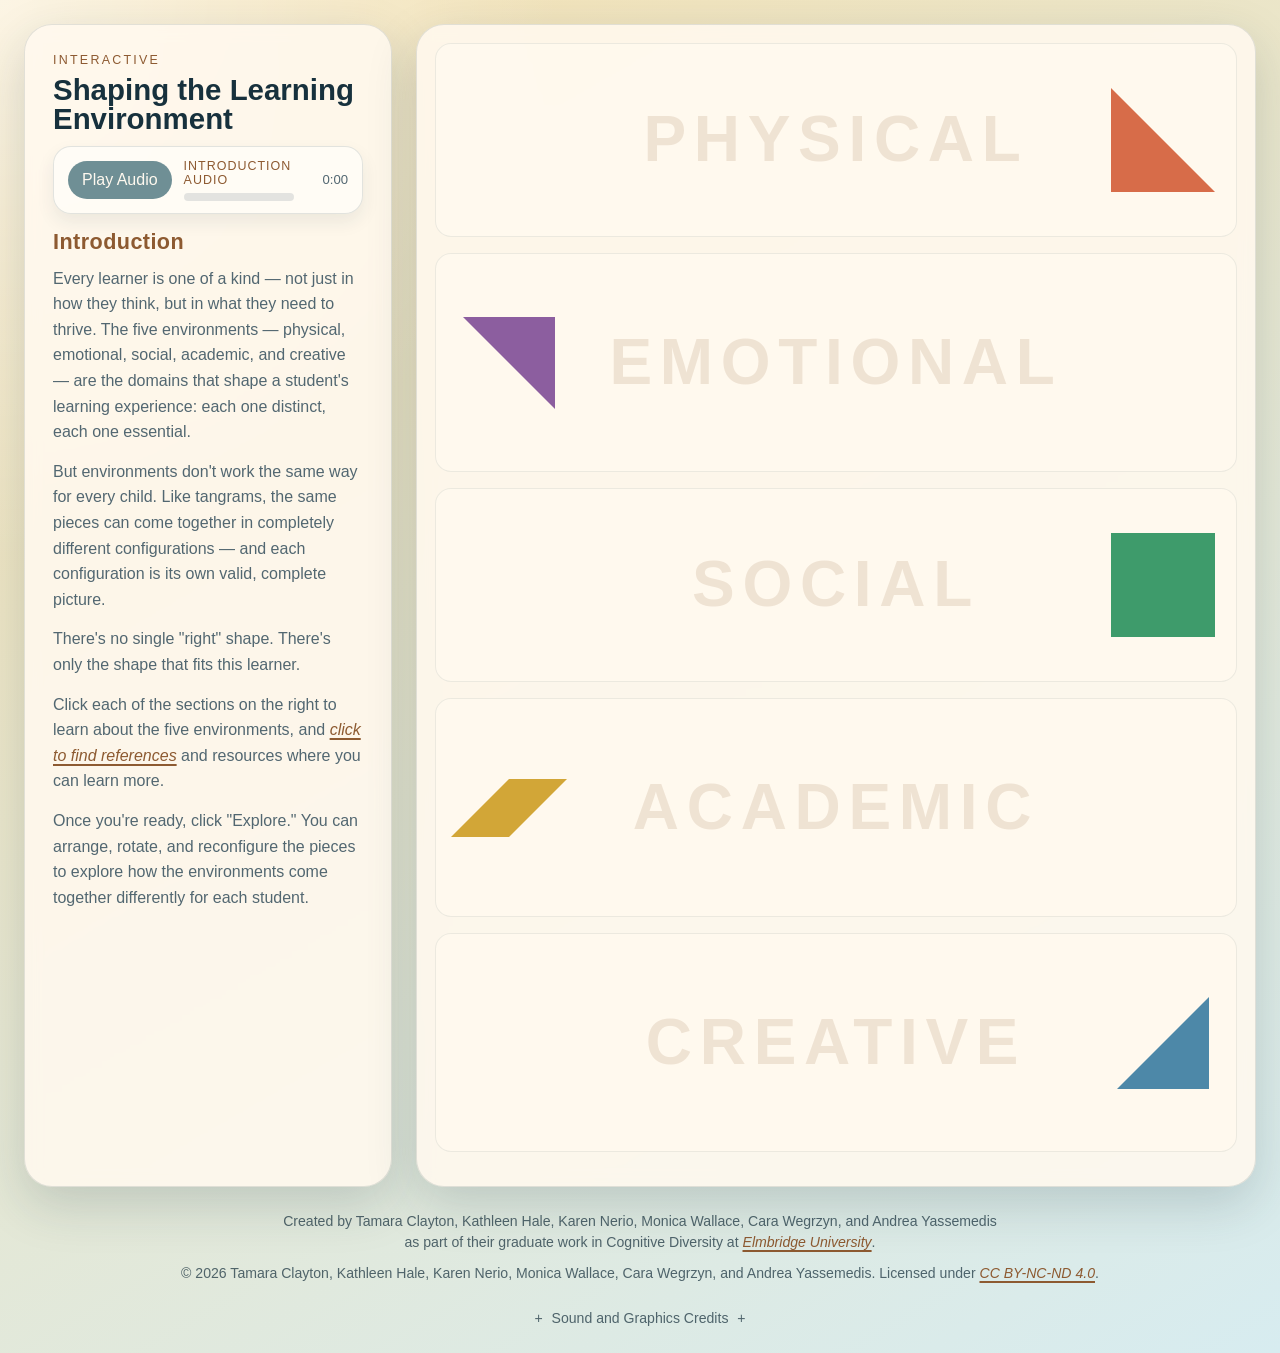
<file: index.html>
<!DOCTYPE html>
<html lang="en">
<head>
  <meta charset="UTF-8">
  <meta name="viewport" content="width=device-width, initial-scale=1.0">
  <title>Main Page</title>
  <link rel="icon" href="favicon.ico" type="image/x-icon">
  <link rel="stylesheet" href="styles.css">
  <style>
    .index2-page .avatar-chip.is-selected .avatar-portrait {
      border-color: rgba(23, 49, 61, 0.28);
      box-shadow: 0 14px 26px rgba(23, 49, 61, 0.2);
      transform: translateY(-2px);
    }

    .index2-page .avatar-chip.is-selected .avatar-name {
      text-decoration-thickness: 3px;
    }

    .index2-page .avatar-chip {
      cursor: pointer;
    }

    .index2-page .avatar-chip .avatar-portrait,
    .index2-page .avatar-chip .avatar-name {
      pointer-events: none;
    }

    .index2-page .intro-chip {
      width: 86px;
      text-align: center;
      cursor: pointer;
    }

    .index2-page .intro-chip .intro-chip-icon,
    .index2-page .intro-chip .intro-chip-link {
      pointer-events: none;
    }

    .index2-page .intro-chip-icon {
      display: block;
      width: 80px;
      height: 80px;
      margin: 0 auto 8px;
      object-fit: cover;
      object-position: center;
      border-radius: 50%;
      border: 2px solid rgba(23, 49, 61, 0.14);
      box-shadow: 0 10px 18px rgba(23, 49, 61, 0.14);
      box-sizing: border-box;
    }

    .index2-page .intro-chip-link {
      margin: 2px auto 0;
      color: #8d5a31;
      font: inherit;
      font-size: 0.84rem;
      line-height: 1.3;
      max-width: 72px;
      text-decoration: underline;
      text-decoration-thickness: 2px;
      text-underline-offset: 3px;
    }

    .index2-page .board {
      isolation: isolate;
      width: min(100%, 896px);
      min-height: 784px;
      aspect-ratio: 16 / 14;
      margin-left: auto;
      margin-right: auto;
    }

    .index2-page .how-to-bubble {
      max-width: 360px;
      padding: 14px 16px 12px;
    }

    .index2-page .tips-list {
      margin-top: 6px;
      padding-left: 18px;
      font-size: 0.76rem;
      line-height: 1.35;
    }

    .index2-target-layer {
      position: absolute;
      inset: 0;
      z-index: 1;
      pointer-events: none;
    }

    .index2-target-image {
      position: absolute;
      opacity: 0.24;
      object-fit: contain;
      filter: saturate(0.82) brightness(0.94);
      transition: opacity 160ms ease;
      user-select: none;
      -webkit-user-drag: none;
    }

    .index2-page .piece {
      z-index: 3;
    }

    .index2-page .piece-overlay {
      left: 50%;
      top: 50%;
    }

    .index2-page .modal {
      z-index: 120;
    }

    .index2-page .modal.index2-ideas-open {
      background: transparent;
    }

    .index2-page .ideas-popup-layer {
      position: fixed;
      inset: 0;
      pointer-events: none;
      z-index: 119;
    }

    .index2-page .info-modal-card.is-ideas-modal {
      position: absolute;
      left: 50%;
      top: 50%;
      transform: translate(-50%, -50%);
      width: min(360px, 72vw);
      height: min(360px, 62vh);
      max-height: none;
      overflow: auto;
      padding: 22px 24px 24px;
      background: rgba(255, 249, 238, 0.96);
      box-shadow: 0 24px 60px rgba(23, 49, 61, 0.12);
      cursor: grab;
      touch-action: none;
      border-radius: 24px;
    }

    .index2-page .info-modal-card.is-ideas-modal.dragging {
      cursor: grabbing;
    }

    .index2-page .info-modal-card.is-ideas-modal .modal-close {
      position: sticky;
      top: 10px;
      right: 12px;
      left: auto;
      float: right;
      z-index: 3;
      margin: -6px -4px 8px 12px;
      background: rgba(255, 249, 238, 0.9);
      border-radius: 999px;
      backdrop-filter: blur(4px);
    }

    .index2-page .info-modal-card.is-ideas-modal #modal-body {
      font-size: 0.94rem;
      line-height: 1.65;
    }

    .index2-page .ideas-popup-card {
      position: fixed;
      width: min(360px, 72vw);
      height: min(360px, 62vh);
      overflow: auto;
      padding: 22px 24px 24px;
      border: 1px solid rgba(23, 49, 61, 0.14);
      border-radius: 24px;
      background: rgba(255, 249, 238, 0.96);
      box-shadow: 0 24px 60px rgba(23, 49, 61, 0.12);
      pointer-events: auto;
      color: var(--muted);
      touch-action: none;
    }

    .index2-page .ideas-popup-art {
      position: absolute;
      inset: 0;
      display: flex;
      align-items: center;
      justify-content: center;
      pointer-events: none;
    }

    .index2-page .ideas-popup-art svg {
      width: 52%;
      height: 52%;
      opacity: 0.22;
    }

    .index2-page .ideas-popup-card > *:not(.ideas-popup-art) {
      position: relative;
      z-index: 1;
    }

    .index2-page .ideas-popup-close {
      position: absolute;
      top: 8px;
      right: 8px;
      z-index: 3;
      width: 36px;
      height: 36px;
      border: 0;
      background: rgba(255, 249, 238, 0.9);
      border-radius: 999px;
      font-size: 2rem;
      line-height: 1;
      color: var(--ink);
      cursor: pointer;
      display: grid;
      place-items: center;
      padding: 0;
    }

    .index2-page .ideas-popup-title {
      margin: 0 44px 10px 0;
      font-size: 1.1rem;
      line-height: 1.15;
      color: var(--ink);
    }

    .index2-page .ideas-popup-body {
      margin: 0;
      font-size: 0.94rem;
      line-height: 1.65;
    }

    .index2-page .ideas-env-physical {
      color: #d76c49;
    }

    .index2-page .ideas-env-emotional {
      color: #8c5e9f;
    }

    .index2-page .ideas-env-social {
      color: #3e9b6b;
    }

    .index2-page .ideas-env-academic {
      color: #d2a637;
    }

    .index2-page .ideas-env-creative {
      color: #4d88a8;
    }

    .index2-page .board.is-solved .index2-target-image {
      opacity: 0.42;
    }

    .index2-page .board.showing-solution .index2-target-image {
      opacity: 1;
      filter: none;
      cursor: pointer;
    }

    .index2-page .board.showing-solution .index2-target-layer {
      pointer-events: auto;
      cursor: pointer;
    }

    .index2-page .board.showing-solution .piece {
      opacity: 0;
      pointer-events: none;
    }

    .index2-page .solve-label-layer {
      position: absolute;
      inset: 0;
      pointer-events: none;
      z-index: 31;
    }

    .index2-page .solve-instruction-chip {
      position: absolute;
      top: 16px;
      right: 16px;
      z-index: 32;
      width: min(220px, calc(100% - 32px));
      min-height: 220px;
      padding: 20px;
      border: 1px solid rgba(23, 49, 61, 0.14);
      border-radius: 50%;
      background: rgba(243, 231, 209, 0.96);
      box-shadow: 0 12px 26px rgba(23, 49, 61, 0.12);
      color: var(--muted);
      font-size: 0.88rem;
      line-height: 1.35;
      text-align: center;
      pointer-events: none;
      display: flex;
      align-items: center;
      justify-content: center;
      text-wrap: balance;
      box-sizing: border-box;
    }

    .index2-page .solve-label {
      position: absolute;
      transform: translate(-50%, -50%);
      max-width: 118px;
      text-align: center;
      font-weight: 700;
      font-size: 1.15rem;
      line-height: 1.15;
      color: #fdfaf2;
      -webkit-text-stroke: 1px var(--muted);
      text-shadow:
        -1px 0 var(--muted),
        0 1px var(--muted),
        1px 0 var(--muted),
        0 -1px var(--muted),
        0 2px 6px rgba(0, 0, 0, 0.18);
      cursor: default;
    }

    .index2-page .tips-list li + li {
      margin-top: 4px;
    }

    .index2-page .sidebar-subheading {
      margin: 14px 0 12px;
      font-size: 1.35rem;
      line-height: 1.1;
      letter-spacing: 0.02em;
      color: #8d5a31;
    }

    .index2-page #sidebar-copy {
      font-size: 1rem;
      line-height: 1.6;
    }

    .index2-page #sidebar-copy p {
      margin: 0 0 14px;
    }

    .index2-page #sidebar-copy p:last-child {
      margin-bottom: 0;
    }

    .index2-page .avatar-strip {
      gap: 14px;
    }

    .index2-page .avatar-chip {
      width: 86px;
    }

    .index2-page .avatar-chip .avatar-portrait {
      width: 78px;
      height: 78px;
      margin-bottom: 8px;
    }

    .index2-page .avatar-chip .avatar-name {
      font-size: 0.84rem;
      line-height: 1.3;
    }

    .index2-page .board-actions {
      gap: 8px;
    }

    .index2-page .board-actions button {
      padding: 10px 14px;
      font-size: 0.96rem;
      line-height: 1.1;
      text-transform: uppercase;
      letter-spacing: 0.06em;
    }

    .index2-page .read-view {
      display: flex;
      flex-direction: column;
      min-height: 100%;
    }

    .index2-page .read-detail-list {
      list-style: none;
      margin: 0;
      padding: 0;
    }

    .index2-page .read-detail-list li {
      position: relative;
      margin-bottom: 16px;
      padding: 14px 16px;
      padding-left: 18px;
      border-radius: 16px;
      border: 1px solid rgba(23, 49, 61, 0.08);
      background: rgba(255, 249, 238, 0.9);
      overflow: hidden;
      cursor: pointer;
      transition: transform 140ms ease, box-shadow 140ms ease, filter 140ms ease;
    }

    .index2-page .read-env-watermark {
      position: absolute;
      inset: 50% 0 auto 0;
      transform: translateY(-50%);
      z-index: 1;
      color: rgba(141, 90, 49, 0.14);
      font-size: clamp(2.1rem, 5.5vw, 4rem);
      font-weight: 700;
      letter-spacing: 0.12em;
      line-height: 0.9;
      text-transform: uppercase;
      white-space: nowrap;
      text-align: center;
      pointer-events: none;
      transition: opacity 140ms ease;
    }

    .index2-page .read-detail-list li.is-revealed .read-env-watermark {
      opacity: 0;
    }

    .index2-page #read-env-physical.is-visited .read-env-watermark {
      color: rgba(215, 108, 73, 0.34);
    }

    .index2-page #read-env-emotional.is-visited .read-env-watermark {
      color: rgba(140, 94, 159, 0.34);
    }

    .index2-page #read-env-social.is-visited .read-env-watermark {
      color: rgba(62, 155, 107, 0.34);
    }

    .index2-page #read-env-academic.is-visited .read-env-watermark {
      color: rgba(210, 166, 55, 0.34);
    }

    .index2-page #read-env-creative.is-visited .read-env-watermark {
      color: rgba(77, 136, 168, 0.34);
    }

    .index2-page .read-detail-list li:hover {
      transform: translateY(-3px);
      box-shadow: 0 10px 22px rgba(23, 49, 61, 0.12), inset 0 0 0 999px rgba(255, 255, 255, 0.08);
      filter: saturate(1.14);
    }

    .index2-page .read-env-toggle {
      position: absolute;
      top: 50%;
      display: grid;
      place-items: center;
      border: 0;
      padding: 0;
      background: transparent;
      color: inherit;
      font: inherit;
      cursor: pointer;
      text-align: left;
      z-index: 2;
      transform: translateY(-50%);
    }

    .index2-page .read-env-toggle-right {
      width: 122px;
      right: 12px;
    }

    .index2-page .read-env-toggle-left {
      width: 122px;
      left: 12px;
    }

    .index2-page .read-env-copy {
      position: relative;
      z-index: 2;
      margin: 12px 0 0;
      font-size: 1rem;
      line-height: 1.6;
      color: var(--muted);
    }

    .index2-page .read-env-art {
      display: block;
      width: 104px;
      height: 104px;
      transition: transform 140ms ease, opacity 140ms ease;
      margin: 0 auto;
    }

    .index2-page .read-env-art polygon {
      fill: currentColor;
    }

    .index2-page .read-env-piece-label {
      position: absolute;
      left: 50%;
      top: 50%;
      transform: translate(-50%, -50%);
      width: calc(100% - 12px);
      max-width: 82px;
      color: #fdfaf2;
      font-size: 1.15rem;
      font-weight: 700;
      line-height: 1.15;
      text-transform: uppercase;
      text-align: center;
      -webkit-text-stroke: 1px var(--muted);
      text-shadow:
        -1px 0 var(--muted),
        0 1px var(--muted),
        1px 0 var(--muted),
        0 -1px var(--muted),
        0 2px 6px rgba(0, 0, 0, 0.18);
      opacity: 0;
      transition: opacity 140ms ease;
      pointer-events: none;
    }

    .index2-page .read-env-art-right {
      margin-left: auto;
    }

    .index2-page .read-env-art-left {
      margin-right: auto;
    }

    .index2-page #read-env-physical .read-env-copy,
    .index2-page #read-env-social .read-env-copy,
    .index2-page #read-env-creative .read-env-copy {
      max-width: calc(100% - 136px);
    }

    .index2-page #read-env-emotional .read-env-copy,
    .index2-page #read-env-academic .read-env-copy {
      margin-left: 136px;
    }

    .index2-page #read-env-emotional .read-env-art {
      width: 92px;
      height: 92px;
      transform: scale(-1, -1);
    }

    .index2-page #read-env-academic .read-env-piece-label {
      width: min(94px, 80%);
    }

    .index2-page #read-env-creative .read-env-art {
      width: 92px;
      height: 92px;
      right: 8px;
      transform: scaleX(-1);
    }

    .index2-page .read-env-toggle:focus-visible {
      outline: none;
    }

    .index2-page .read-env-toggle.is-revealed .read-env-piece-label {
      opacity: 1;
    }

    .index2-page #read-env-physical.is-revealed {
      background: rgba(215, 108, 73, 0.12);
    }

    .index2-page #read-env-emotional.is-revealed {
      background: rgba(140, 94, 159, 0.12);
    }

    .index2-page #read-env-social.is-revealed {
      background: rgba(62, 155, 107, 0.12);
    }

    .index2-page #read-env-academic.is-revealed {
      background: rgba(210, 166, 55, 0.12);
    }

    .index2-page #read-env-creative.is-revealed {
      background: rgba(77, 136, 168, 0.12);
    }

    .index2-page .play-now-wrap {
      margin-top: auto;
      padding-top: 8px;
      display: flex;
      justify-content: center;
      gap: 12px;
    }

    .index2-page .play-now-button {
      min-width: 160px;
      background: #8c5e9f;
    }

    .index2-page .see-more-button {
      min-width: 160px;
      border: 0;
      border-radius: 999px;
      padding: 12px 18px;
      background: #d2a637;
      color: #fff9ef;
      cursor: pointer;
      box-shadow: 0 10px 20px rgba(23, 49, 61, 0.18);
      text-decoration: none;
      text-align: center;
      font: inherit;
    }

    .index2-page .post-solve-chart-link {
      margin: 6px 0 14px;
      text-align: right;
      color: var(--muted);
    }

    .index2-page .post-solve-chart-link a {
      display: inline-block;
      padding: 12px 18px;
      border-radius: 999px;
      border: 0;
      background: #4d88a8;
      box-shadow: 0 10px 20px rgba(23, 49, 61, 0.18);
      color: #fff9ef;
      font-size: 0.96rem;
      line-height: 1.1;
      text-transform: uppercase;
      letter-spacing: 0.06em;
      text-decoration: none;
      transition: transform 140ms ease, box-shadow 140ms ease, background 140ms ease;
    }

    .index2-page .post-solve-chart-link a:hover {
      transform: translateY(-1px);
      box-shadow: 0 12px 24px rgba(23, 49, 61, 0.22);
      background: #3f7691;
    }

    .index2-page .main-sound-credits {
      padding: 0 24px 24px;
    }

    .index2-page .main-credits-disclosure {
      text-align: center;
    }

    .index2-page .main-credits-disclosure summary {
      cursor: pointer;
      list-style: none;
      user-select: none;
      font-size: 0.88rem;
      line-height: 1.5;
      font-weight: 400;
      color: rgba(23, 49, 61, 0.72);
    }

    .index2-page .main-credits-disclosure summary::-webkit-details-marker {
      display: none;
    }

    .index2-page .main-credits-disclosure summary::before,
    .index2-page .main-credits-disclosure summary::after {
      content: "+";
      display: inline-block;
      margin: 0 0.55rem;
      font-weight: 400;
      color: rgba(23, 49, 61, 0.72);
    }

    .index2-page .main-credits-disclosure[open] summary::before,
    .index2-page .main-credits-disclosure[open] summary::after {
      content: "−";
    }

    .index2-page .main-credits-panel {
      max-width: 760px;
      margin: 1rem auto 0;
    }

    .index2-page .main-credits-list {
      margin: 0;
      padding-left: 34px;
      color: rgba(23, 49, 61, 0.72);
      font-size: 0.88rem;
      line-height: 1.5;
      text-align: left;
    }

    .index2-page .main-credits-list li {
      margin-bottom: 12px;
      padding-left: 18px;
      text-indent: -18px;
    }
  </style>
</head>
<body class="index2-page">
  <main class="app-shell">
    <section class="intro-panel">
      <p class="eyebrow">Interactive</p>
      <h1 id="page-title">Shaping the Learning Environment</h1>
      <div class="intro-audio-player">
        <button id="intro-audio-toggle" class="intro-audio-toggle" type="button" aria-label="Play introduction audio">Play Audio</button>
        <div class="intro-audio-meta">
          <div class="intro-audio-track">Introduction Audio</div>
          <div class="intro-audio-progress">
            <div id="intro-audio-progress-fill" class="intro-audio-progress-fill"></div>
          </div>
        </div>
        <div id="intro-audio-time" class="intro-audio-time">0:00</div>
        <audio id="intro-audio" preload="metadata" src="intro-and-environments.mp3"></audio>
      </div>
      <div id="katie-audio-player" class="intro-audio-player hidden">
        <button id="katie-audio-toggle" class="intro-audio-toggle" type="button" aria-label="Play Katie profile audio">Play Audio</button>
        <div class="intro-audio-meta">
          <div class="intro-audio-track">Katie Audio</div>
          <div class="intro-audio-progress">
            <div id="katie-audio-progress-fill" class="intro-audio-progress-fill"></div>
          </div>
        </div>
        <div id="katie-audio-time" class="intro-audio-time">0:00</div>
        <audio id="katie-audio" preload="metadata" src="katie-profile.mp3"></audio>
      </div>
      <div id="james-audio-player" class="intro-audio-player hidden">
        <button id="james-audio-toggle" class="intro-audio-toggle" type="button" aria-label="Play James profile audio">Play Audio</button>
        <div class="intro-audio-meta">
          <div class="intro-audio-track">James Audio</div>
          <div class="intro-audio-progress">
            <div id="james-audio-progress-fill" class="intro-audio-progress-fill"></div>
          </div>
        </div>
        <div id="james-audio-time" class="intro-audio-time">0:00</div>
        <audio id="james-audio" preload="metadata" src="james-profile.mp3"></audio>
      </div>
      <div id="alex-audio-player" class="intro-audio-player hidden">
        <button id="alex-audio-toggle" class="intro-audio-toggle" type="button" aria-label="Play Alex profile audio">Play Audio</button>
        <div class="intro-audio-meta">
          <div class="intro-audio-track">Alex Audio</div>
          <div class="intro-audio-progress">
            <div id="alex-audio-progress-fill" class="intro-audio-progress-fill"></div>
          </div>
        </div>
        <div id="alex-audio-time" class="intro-audio-time">0:00</div>
        <audio id="alex-audio" preload="metadata" src="alex-profile.mp3"></audio>
      </div>
      <div id="olivia-audio-player" class="intro-audio-player hidden">
        <button id="olivia-audio-toggle" class="intro-audio-toggle" type="button" aria-label="Play Olivia profile audio">Play Audio</button>
        <div class="intro-audio-meta">
          <div class="intro-audio-track">Olivia Audio</div>
          <div class="intro-audio-progress">
            <div id="olivia-audio-progress-fill" class="intro-audio-progress-fill"></div>
          </div>
        </div>
        <div id="olivia-audio-time" class="intro-audio-time">0:00</div>
        <audio id="olivia-audio" preload="metadata" src="olivia-profile.mp3"></audio>
      </div>
      <h2 id="sidebar-subheading" class="sidebar-subheading">Introduction</h2>
      <div id="sidebar-copy" class="intro-copy">
        <p>
          Every learner is one of a kind &mdash; not just in how they think, but in what they need to thrive. The five environments &mdash; physical, emotional, social, academic, and creative &mdash; are the domains that shape a student's learning experience: each one distinct, each one essential.
        </p>
        <p>
          But environments don't work the same way for every child. Like tangrams, the same pieces can come together in completely different configurations &mdash; and each configuration is its own valid, complete picture.
        </p>
        <p>
          There's no single "right" shape. There's only the shape that fits this learner.
        </p>
        <p>
          Click each of the sections on the right to learn about the five environments, and <a id="intro-references-link" class="intro-link" href="details/overview.html#references-heading" target="_blank" rel="noreferrer noopener">click to find references</a> and resources where you can learn more.
        </p>
        <p>
          Once you're ready, click "Explore." You can arrange, rotate, and reconfigure the pieces to explore how the environments come together differently for each student.
        </p>
      </div>
      <div id="intro-sidebar-links"></div>
    </section>

    <section class="game-panel">
      <div id="read-view" class="read-view">
        <ul class="read-detail-list">
          <li id="read-env-physical">
            <span class="read-env-watermark">Physical</span>
            <button class="read-env-toggle read-env-toggle-right" type="button" data-read-env="physical" aria-expanded="false">
              <svg class="read-env-art read-env-art-right" viewBox="0 0 210 210" aria-hidden="true" style="color:#d76c49;">
                <polygon points="0,210 0,0 210,210"></polygon>
              </svg>
              <span class="read-env-piece-label">Physical</span>
            </button>
            <p class="read-env-copy hidden"><strong class="ideas-env-physical">PHYSICAL</strong> &mdash; The <strong class="ideas-env-physical">physical</strong> environment is not just about comfort &mdash; it determines whether a student is spending energy regulating discomfort and stress, or is available to learn and grow. For twice-exceptional learners especially, the space should reduce sensory overload and distraction while still allowing for movement, flexibility, and access to materials that support exploration (Bridges 2e Center, 2019; Drexel University School of Education, n.d.; Hannah, 2013; Horvath, 2021; Willis, 2007).</p>
          </li>
          <li id="read-env-emotional">
            <span class="read-env-watermark">Emotional</span>
            <button class="read-env-toggle read-env-toggle-left" type="button" data-read-env="emotional" aria-expanded="false">
              <svg class="read-env-art read-env-art-left" viewBox="0 0 148.5 148.5" aria-hidden="true" style="color:#8c5e9f;">
                <polygon points="0,148.5 0,0 148.5,148.5"></polygon>
              </svg>
              <span class="read-env-piece-label">Emotional</span>
            </button>
            <p class="read-env-copy hidden"><strong class="ideas-env-emotional">EMOTIONAL</strong> &mdash; Belonging and acceptance are not peripheral to learning &mdash; they are central to it. When <strong class="ideas-env-emotional">emotional</strong> needs go unmet, students shift toward avoidance or seeking validation rather than engaging in growth. Stress, anxiety, and fear of embarrassment interfere directly with cognition, attention, and memory, while low-stakes, supportive environments do the opposite. Students need a place where risk-taking is welcomed, not penalized (Amabile, 1998; Anchor, 2011; Bridges 2e Center, 2019; Drexel University School of Education, n.d.; Willis, 2007).</p>
          </li>
          <li id="read-env-social">
            <span class="read-env-watermark">Social</span>
            <button class="read-env-toggle read-env-toggle-right" type="button" data-read-env="social" aria-expanded="false">
              <svg class="read-env-art read-env-art-right" viewBox="0 0 105 105" aria-hidden="true" style="color:#3e9b6b;">
                <polygon points="0,0 105,0 105,105 0,105"></polygon>
              </svg>
              <span class="read-env-piece-label">Social</span>
            </button>
            <p class="read-env-copy hidden"><strong class="ideas-env-social">SOCIAL</strong> &mdash; Belonging affects not only how students feel, but whether they invest effort and grow toward self-actualization. The <strong class="ideas-env-social">social</strong> environment should support relationship-building, reduce isolation, and make neurodiversity an asset rather than a liability &mdash; through collaborative structures, interest-based groupings, and awareness of the impact of asynchronous development (Amabile, 1998; Bridges 2e Center, 2019; Drexel University School of Education, n.d.; Nesterak, 2020).</p>
          </li>
          <li id="read-env-academic">
            <span class="read-env-watermark">Academic</span>
            <button class="read-env-toggle read-env-toggle-left" type="button" data-read-env="academic" aria-expanded="false">
              <svg class="read-env-art read-env-art-left" viewBox="0 0 210 105" aria-hidden="true" style="color:#d2a637; width:116px; height:116px;">
                <polygon points="0,105 105,0 210,0 105,105"></polygon>
              </svg>
              <span class="read-env-piece-label">Academic</span>
            </button>
            <p class="read-env-copy hidden"><strong class="ideas-env-academic">ACADEMIC</strong> &mdash; The <strong class="ideas-env-academic">academic</strong> environment determines whether learners encounter meaningful challenge and experience themselves as capable. Students learn best when instruction is relevant, curiosity-driven, and able to get through emotional and attentional filters &mdash; supported through open-ended assignments, alternatives to rote memorization, dual differentiation, and opportunities to solve problems in more than one way (Bridges 2e Center, 2019; Drexel University School of Education, n.d.; Horvath, 2021; Willis, 2007).</p>
          </li>
          <li id="read-env-creative">
            <span class="read-env-watermark">Creative</span>
            <button class="read-env-toggle read-env-toggle-right" type="button" data-read-env="creative" aria-expanded="false">
              <svg class="read-env-art read-env-art-right" viewBox="0 0 210 210" aria-hidden="true" style="color:#4d88a8;">
                <polygon points="0,210 0,0 210,210"></polygon>
              </svg>
              <span class="read-env-piece-label">Creative</span>
            </button>
            <p class="read-env-copy hidden"><strong class="ideas-env-creative">CREATIVE</strong> &mdash; Expressing learning &mdash; not just acquiring knowledge &mdash; is necessary for growth. The <strong class="ideas-env-creative">creative</strong> environment should not be ornamental; it must make genuine room for unusual strengths, deep interests, original methods, and multiple forms of expression. This means focusing on process over product, protecting space for awe and exploration, and resisting the conditions known to suppress creativity: controlling structures, overly critical evaluation, and pressure toward a single right answer (Amabile, 1998; Bridges 2e Center, 2019; Drexel University School of Education, n.d.; Robinson, 2006; Willis, 2007).</p>
          </li>
        </ul>
        <div id="play-now-wrap" class="play-now-wrap hidden">
          <a class="see-more-button" href="details/overview.html" target="_blank" rel="noreferrer noopener">Read</a>
          <button id="play-now-button" class="solve-button play-now-button" type="button">Explore</button>
        </div>
      </div>

      <div id="play-view" class="hidden">
        <div class="board-header">
          <div id="avatar-strip" class="avatar-strip" aria-label="Select a student target"></div>
          <div class="how-to-bubble">
            <p class="how-to-kicker">HOW TO "PLAY"</p>
            <ul class="tips-list">
              <li>Select a student to read about their learning profile.</li>
              <li>Drag each shape into place over the tangram silhouette.</li>
              <li>Click and drag the button to rotate or click to flip.</li>
            </ul>
          </div>
          <div class="board-actions">
            <button id="reset-button" class="reset-button" type="button">Reset</button>
            <button id="intro-learn-more-button" class="learn-more-button" type="button" aria-pressed="false">Hint</button>
            <button id="solve-button" class="solve-button" type="button">Solve</button>
          </div>
        </div>
        <p id="post-solve-chart-link" class="post-solve-chart-link hidden">
          <a href="details/chart.html" target="_blank" rel="noreferrer noopener">View Ideas for All</a>
        </p>

      <div id="board" class="board" aria-label="Tangram coverage board">
          <div class="board-grid" aria-hidden="true"></div>
          <div id="target-layer" class="index2-target-layer" aria-hidden="true">
            <img id="target-image" class="index2-target-image hidden" alt="">
          </div>
          <div id="solve-overlay" class="solve-overlay hidden" aria-hidden="true">
            <img id="solve-overlay-image" class="solve-overlay-image" src="cat-solve.png" alt="Solved tangram pattern">
            <canvas id="solve-overlay-canvas" class="solve-overlay-image hidden" aria-hidden="true"></canvas>
            <div id="solve-label-layer" class="solve-label-layer" aria-hidden="true"></div>
            <p id="solve-instruction-chip" class="solve-instruction-chip hidden">Click the environment labels to read more. You can open more than one.</p>
          </div>
        </div>
      </div>
    </section>
  </main>

  <footer class="main-credits">
    <p>Created by Tamara Clayton, Kathleen Hale, Karen Nerio, Monica Wallace, Cara Wegrzyn, and Andrea Yassemedis<br>as part of their graduate work in Cognitive Diversity at <a class="intro-link" href="https://elmbridge.edu/" target="_blank" rel="noreferrer noopener">Elmbridge University</a>.</p>
    <p class="main-license">&copy; 2026 Tamara Clayton, Kathleen Hale, Karen Nerio, Monica Wallace, Cara Wegrzyn, and Andrea Yassemedis. Licensed under <a class="intro-link" href="https://creativecommons.org/licenses/by-nc-nd/4.0/" target="_blank" rel="noreferrer noopener">CC BY-NC-ND 4.0</a>.</p>
  </footer>
  <footer class="main-sound-credits">
    <details class="main-credits-disclosure">
      <summary>Sound and Graphics Credits</summary>
      <div class="main-credits-panel">
        <ul class="main-credits-list">
          <li>Student avatars created with <a class="intro-link" href="https://avatarmaker.com" target="_blank" rel="noreferrer noopener">AvatarMaker</a>.</li>
          <li>Modified tangram graphics adapted from &ldquo;Cat,&rdquo; &ldquo;Dancer,&rdquo; &ldquo;Tree,&rdquo; and &ldquo;Tangram Pattern,&rdquo; ClipArt ETC, Florida Center for Instructional Technology, University of South Florida: <a class="intro-link" href="https://etc.usf.edu/clipart/" target="_blank" rel="noreferrer noopener">https://etc.usf.edu/clipart/</a></li>
          <li><em>Dragging chess pieces on the chess board.wav</em> by BiancaBothaPure -- <a class="intro-link" href="https://freesound.org/s/437486/" target="_blank" rel="noreferrer noopener">Freesound</a> -- License: Attribution NonCommercial 4.0. Modified from original.</li>
          <li><em>Dropping chess pieces on chess board.wav</em> by BiancaBothaPure -- <a class="intro-link" href="https://freesound.org/s/437485/" target="_blank" rel="noreferrer noopener">Freesound</a> -- License: Attribution NonCommercial 4.0. Modified from original.</li>
          <li><em>Placing chess pieces on chess board.wav</em> by BiancaBothaPure -- <a class="intro-link" href="https://freesound.org/s/437484/" target="_blank" rel="noreferrer noopener">Freesound</a> -- License: Attribution NonCommercial 4.0. Modified from original.</li>
          <li><em>Videogame Menu BUTTON CLICK</em> by Christopherderp -- <a class="intro-link" href="https://freesound.org/s/342200/" target="_blank" rel="noreferrer noopener">Freesound</a> -- License: Creative Commons 0.</li>
          <li>Audio narration generated with Google Cloud Text-to-Speech using the <code>en-US-Chirp3-HD-Aoede</code> voice.</li>
        </ul>
      </div>
    </details>
  </footer>

  <div id="info-modal" class="modal hidden" role="dialog" aria-modal="true" aria-labelledby="modal-title">
    <div class="modal-card info-modal-card table-modal-card">
      <div id="modal-art" class="modal-art table-modal-art" aria-hidden="true"></div>
      <button id="close-modal" class="modal-close table-modal-close" type="button" aria-label="Close information pop-up">×</button>
      <h2 id="modal-title" class="table-modal-title"></h2>
      <p id="modal-body" class="table-modal-body"></p>
      <p id="modal-link-copy" class="modal-link-copy">Click here to <a id="modal-link" class="modal-link" href="#" target="_blank" rel="noreferrer noopener">read more</a> about how the five environments help students learn.</p>
      <p id="modal-continue-copy" class="modal-link-copy hidden"><a id="modal-continue-link" class="modal-link" href="#">Keep going!</a></p>
    </div>
  </div>
  <div id="ideas-popup-layer" class="ideas-popup-layer" aria-live="polite"></div>

  <template id="piece-template">
    <article class="piece" tabindex="0">
      <div class="piece-visual">
        <svg class="piece-svg" aria-hidden="true" focusable="false">
          <polygon class="piece-polygon"></polygon>
        </svg>
        <div class="piece-overlay">
          <div class="piece-label"></div>
          <div class="piece-controls">
            <button class="rotate-handle" type="button" aria-label="Rotate shape"></button>
            <button class="flip-handle" type="button" aria-label="Flip shape">&#8596;</button>
          </div>
        </div>
      </div>
    </article>
  </template>

  <audio id="move-start-sound" preload="auto" src="block-up.mp3"></audio>
  <audio id="move-end-sound" preload="auto" src="block-down.mp3"></audio>
  <audio id="reset-sound" preload="auto" src="block-reset.mp3"></audio>
  <audio id="solve-sound" preload="auto" src="block-solve.mp3"></audio>
  <audio id="click-sound" preload="auto" src="click.mp3"></audio>

  <script>
    const GRID_SIZE = 56;
    const BOARD_COLUMNS = 16;
    const BOARD_ROWS = 14;
    const DEFAULT_LARGE_TRIANGLE_HYPOTENUSE_GRID_UNITS = 4 * Math.SQRT2;
    const SMALL_TRIANGLE_LEG = 105;
    const LARGE_TRIANGLE_LEG = SMALL_TRIANGLE_LEG * 2;
    const MEDIUM_TRIANGLE_LEG = Math.sqrt(2) * SMALL_TRIANGLE_LEG;

    const students = [
      {
        id: "katie",
        name: "Katie",
        imageSrc: "katie.png",
        colors: ["#98bdd2", "#4d88a8"],
        solidSrc: "cat-solid.png",
        targetBox: {
          width: 9.6 * GRID_SIZE,
          height: 10.75 * GRID_SIZE
        },
        sidebarHtml: `Katie can tell you which U.S. presidents owned horses, identify a New Yorker cartoon's artist by linework alone, and rank My Little Ponies by narrative arc.<br><br>
          But she is not a quirky kid with random facts &mdash; she is a scholar with a portfolio of deep, self-directed expertise that most adults couldn't match in any of those domains. She thinks in systems, notices patterns others miss, and brings a level of conceptual precision to her ideas that is genuinely rare.<br><br>
          She is also a kid who has been burned. Past social experiences have taught her that being herself &mdash; enthusiastic, intense, a little encyclopedic &mdash; can make her a target. So she watches before she speaks. She edits herself. She may seem disengaged when she is actually composing a fully-formed thesis in her head, waiting to see if it's safe to say it out loud. Perfectionism isn't vanity for Katie; it's armor.<br><br>
          The goal isn't to fix Katie's social caution or sand down her intensity. It's to build an environment where she doesn't have to choose between being safe and being herself!<br><br>
          <strong>IDEAS FOR HER:</strong><br><br>
          <strong>Physical:</strong> Give her a consistent, low-traffic spot she can count on &mdash; predictability reduces the cognitive load of just arriving somewhere new. Headphones should be an unquestioned option, not a negotiation.<br><br>
          <strong>Emotional:</strong> Avoid surprise cold-calls or group sharing without warning. Instead, try: "I'd love to hear your take on this &mdash; want to share it with me first, or with the group?" Let her choose. Trust builds slowly and is lost fast.<br><br>
          <strong>Academic:</strong> Don't make her prove she knows the basics &mdash; she does, and the repetition is alienating. Give her the harder question underneath the question: "Everyone's arguing about X &mdash; what are they all missing?" Her perfectionism means she may not turn in work she considers unfinished; reframe completion as a draft, not a verdict.<br><br>
          <strong>Social:</strong> She doesn't need a big group &mdash; she needs one right person. Pair her with someone who has a real opinion about something, anything. Interest-based connection is far safer than proximity-based grouping for Katie. If another student happens to love history or absurdist humor, that's your opening.<br><br>
          <strong>Creative:</strong> Katie's interests are not distractions &mdash; they are her primary cognitive vocabulary. Let her write the WWII unit through the lens of leadership failure. Let the New Yorker cartoon become a model for political satire analysis. Meet her where her mind already lives, and she will go further than any prompt could take her.`,
        ideasHtml: `<strong class="ideas-env-physical">Physical:</strong> Give her a consistent, low-traffic spot she can count on &mdash; predictability reduces the cognitive load of just arriving somewhere new. Headphones should be an unquestioned option, not a negotiation.<br><br>
          <strong class="ideas-env-emotional">Emotional:</strong> Avoid surprise cold-calls or group sharing without warning. Instead, try: "I'd love to hear your take on this &mdash; want to share it with me first, or with the group?" Let her choose. Trust builds slowly and is lost fast.<br><br>
          <strong class="ideas-env-academic">Academic:</strong> Don't make her prove she knows the basics &mdash; she does, and the repetition is alienating. Give her the harder question underneath the question: "Everyone's arguing about X &mdash; what are they all missing?" Her perfectionism means she may not turn in work she considers unfinished; reframe completion as a draft, not a verdict.<br><br>
          <strong class="ideas-env-social">Social:</strong> She doesn't need a big group &mdash; she needs one right person. Pair her with someone who has a real opinion about something, anything. Interest-based connection is far safer than proximity-based grouping for Katie. If another student happens to love history or absurdist humor, that's your opening.<br><br>
          <strong class="ideas-env-creative">Creative:</strong> Katie's interests are not distractions &mdash; they are her primary cognitive vocabulary. Let her write the WWII unit through the lens of leadership failure. Let the New Yorker cartoon become a model for political satire analysis. Meet her where her mind already lives, and she will go further than any prompt could take her.`
      },
      {
        id: "james",
        name: "James",
        imageSrc: "james.png",
        colors: ["#dfb2b6", "#c7858a"],
        solidSrc: "square-solid.png",
        targetBox: {
          width: (DEFAULT_LARGE_TRIANGLE_HYPOTENUSE_GRID_UNITS * GRID_SIZE) * (512 / (489 - 23)),
          height: (DEFAULT_LARGE_TRIANGLE_HYPOTENUSE_GRID_UNITS * GRID_SIZE) * (512 / (488 - 23))
        },
        sidebarHtml: `James has approximately forty-seven thoughts per minute and would like to share all of them with you right now, please. He is the kid who finishes your sentence, derails the lesson with a genuinely interesting tangent, negotiates the terms of every assignment, and then &mdash; somehow &mdash; makes an observation that reframes the entire discussion. He is exhausting in the best possible way.<br><br>
          James&rsquo; emotional world is just as loud as his verbal one. When something goes wrong, it involves big feelings, fast escalation, zero filter. But here's the thing about James: he can talk his way out of almost anything, including his own meltdowns. Language is not just his strength, it's his lifeline.<br><br>
          He will forget the worksheet. He will lose the worksheet. He will find the worksheet three weeks later at the bottom of a bag that also contains a granola bar from October. His handwriting looks like it was produced during turbulence. None of this is laziness or defiance &mdash; his brain is running a different operating system, one that was simply not designed with folder organization in mind.<br><br>
          What does work: tell him something is scientifically proven and he is immediately, completely on board. This is not a loophole &mdash; it's a gift.<br><br>
          <strong>IDEAS FOR HIM:</strong><br><br>
          <strong>Physical:</strong> James needs to move, and fighting that is a losing battle. Build movement in before it becomes a behavior &mdash; a standing option, a quick errand, a lap around the hall between tasks. Seat him where his energy doesn't put him at the center of everyone else's distraction, but not in isolation, which will backfire.<br><br>
          <strong>Emotional:</strong> When he escalates, don't match his energy and don't shut it down &mdash; talk with him. Use his verbal strengths. Try: "Walk me through what just happened." He will. And somewhere in the retelling, he'll usually find his own way back. Afterward, when he's regulated, is the time for any reflection or problem-solving &mdash; not during.<br><br>
          <strong>Academic:</strong> Ditch the handwriting requirement wherever possible. Voice memos, typed responses, verbal check-ins &mdash; any of these will get you a far more accurate picture of what James actually knows. He processes by talking, so let him. If you can frame a concept as "researchers actually found that..." he will absorb it instantly and cite it back to you for the rest of the year.<br><br>
          <strong>Social:</strong> James is a natural connector and a natural interrupter &mdash; sometimes simultaneously. Teach him discussion structures not as discipline but as strategy: "The best debaters know when to hold their point &mdash; it lands harder." He responds to logic and social intelligence framing far better than to rules for their own sake.<br><br>
          <strong>Creative:</strong> Give James a creative container with real latitude inside it. He doesn't need total open-endedness &mdash; he needs a strong premise and permission to go weird with it. A Simpsons episode is, structurally, a masterclass in satire, social commentary, and absurdist logic. He already knows this. Let that count for something.`,
        ideasHtml: `<strong class="ideas-env-physical">Physical:</strong> James needs to move, and fighting that is a losing battle. Build movement in before it becomes a behavior &mdash; a standing option, a quick errand, a lap around the hall between tasks. Seat him where his energy doesn't put him at the center of everyone else's distraction, but not in isolation, which will backfire.<br><br>
          <strong class="ideas-env-emotional">Emotional:</strong> When he escalates, don't match his energy and don't shut it down &mdash; talk with him. Use his verbal strengths. Try: "Walk me through what just happened." He will. And somewhere in the retelling, he'll usually find his own way back. Afterward, when he's regulated, is the time for any reflection or problem-solving &mdash; not during.<br><br>
          <strong class="ideas-env-academic">Academic:</strong> Ditch the handwriting requirement wherever possible. Voice memos, typed responses, verbal check-ins &mdash; any of these will get you a far more accurate picture of what James actually knows. He processes by talking, so let him. If you can frame a concept as "researchers actually found that..." he will absorb it instantly and cite it back to you for the rest of the year.<br><br>
          <strong class="ideas-env-social">Social:</strong> James is a natural connector and a natural interrupter &mdash; sometimes simultaneously. Teach him discussion structures not as discipline but as strategy: "The best debaters know when to hold their point &mdash; it lands harder." He responds to logic and social intelligence framing far better than to rules for their own sake.<br><br>
          <strong class="ideas-env-creative">Creative:</strong> Give James a creative container with real latitude inside it. He doesn't need total open-endedness &mdash; he needs a strong premise and permission to go weird with it. A Simpsons episode is, structurally, a masterclass in satire, social commentary, and absurdist logic. He already knows this. Let that count for something.`
      },
      {
        id: "alex",
        name: "Alex",
        imageSrc: "alex.png",
        colors: ["#b590c2", "#8c5e9f"],
        solidSrc: "dancer-solid.png",
        targetBox: {
          width: 14.25 * GRID_SIZE,
          height: 14.25 * GRID_SIZE
        },
        sidebarHtml: `Alex collects subway tokens from cities around the world &mdash; transit systems that no longer exist, currencies of movement that have been discontinued and forgotten. They are drawn to things that operate outside the mainstream &mdash; things that have their own rhythm, their own way of getting people where they need to go. Which makes sense because Alex expresses themselves in motion.<br><br>
          As a dancer, Alex thinks choreographically &mdash; in sequences, dynamics, and spatial relationships. As an artist, they move in the tradition of Banksy: art that is immediate, public, a little disruptive, and completely intentional about where it lands and who it's for. Their K-pop obsession is not passive fandom &mdash; it is a serious study in precision, synchronization, and the kind of rehearsed spontaneity that looks effortless only because of enormous discipline underneath.<br><br>
          What Alex's teachers have often missed &mdash; and what standardized reading and writing tasks consistently obscure &mdash; is that Alex is not a kid who struggles to read or think. They are a kid whose thinking lives in their body, their hands, and who has spent years being evaluated almost exclusively in the one medium that gives them the least access to what they actually know. Dyslexia doesn’t dim Alex's intelligence. It just means that, in Alex’s experience, traditional classrooms kept using the wrong key for the wrong door.<br><br>
          Years of feeling behind &mdash; of watching other kids move through text-based tasks with ease &mdash; leaves a mark. Alex may deflect with humor, disengage before they can fail, or undersell their own ideas before someone else can. The goal is not to remediate Alex into a more readable student. It's to build an environment where what Alex can do is finally legible to everyone else.<br><br>
          <strong>IDEAS FOR THEM:</strong><br><br>
          <strong>Physical:</strong> Alex needs space to move and a visual environment that doesn't feel sterile. A classroom that feels alive &mdash; with color, texture, things on the walls that mean something &mdash; is one Alex can actually inhabit. If there's a way to let them work standing, moving, or in a less fixed configuration, take it.<br><br>
          <strong>Emotional:</strong> Alex has a finely tuned detector for whether a space is safe for imperfection. They've been corrected on the surface-level stuff &mdash; spelling, decoding, transcription &mdash; so many times that it can be hard to believe the deeper stuff is valued. Lead with what landed: "The idea here is strong &mdash; let's figure out the best way to get it out." Never let a spelling error be the first thing you address.<br><br>
          <strong>Academic:</strong> Separate the assessment of thinking from the assessment of transcription &mdash; these are not the same skill and should not be graded as one. Voice recording, oral explanation, visual presentation, and movement-based demonstration are all legitimate evidence of understanding. Alex may also benefit from text-to-speech and speech-to-text tools &mdash; not as accommodations that signal deficit, but as the right tools for the right brain.<br><br>
          <strong>Social:</strong> Alex is a natural at reading a room &mdash; they know who's performing, who's checked out, who's actually connected. Put that to use. They can be a remarkable collaborator and an intuitive group anchor when the task plays to their strengths. Just don't make "group work" mean "someone else writes it down and Alex watches."<br><br>
          <strong>Creative:</strong> This is where Alex lives. Banksy built a global reputation making art in unauthorized spaces with materials that weren't supposed to be there &mdash; Alex understands that instinctively. Give them creative briefs that have a where and a whoand a why, not just a what. Let the dance become the essay. Let the visual become the argument. Ask them to choreograph the concept and you may get the clearest explanation in the room.`,
        ideasHtml: `<strong class="ideas-env-physical">Physical:</strong> Alex needs space to move and a visual environment that doesn't feel sterile. A classroom that feels alive &mdash; with color, texture, things on the walls that mean something &mdash; is one Alex can actually inhabit. If there's a way to let them work standing, moving, or in a less fixed configuration, take it.<br><br>
          <strong class="ideas-env-emotional">Emotional:</strong> Alex has a finely tuned detector for whether a space is safe for imperfection. They've been corrected on the surface-level stuff &mdash; spelling, decoding, transcription &mdash; so many times that it can be hard to believe the deeper stuff is valued. Lead with what landed: "The idea here is strong &mdash; let's figure out the best way to get it out." Never let a spelling error be the first thing you address.<br><br>
          <strong class="ideas-env-academic">Academic:</strong> Separate the assessment of thinking from the assessment of transcription &mdash; these are not the same skill and should not be graded as one. Voice recording, oral explanation, visual presentation, and movement-based demonstration are all legitimate evidence of understanding. Alex may also benefit from text-to-speech and speech-to-text tools &mdash; not as accommodations that signal deficit, but as the right tools for the right brain.<br><br>
          <strong class="ideas-env-social">Social:</strong> Alex is a natural at reading a room &mdash; they know who's performing, who's checked out, who's actually connected. Put that to use. They can be a remarkable collaborator and an intuitive group anchor when the task plays to their strengths. Just don't make "group work" mean "someone else writes it down and Alex watches."<br><br>
          <strong class="ideas-env-creative">Creative:</strong> This is where Alex lives. Banksy built a global reputation making art in unauthorized spaces with materials that weren't supposed to be there &mdash; Alex understands that instinctively. Give them creative briefs that have a where and a whoand a why, not just a what. Let the dance become the essay. Let the visual become the argument. Ask them to choreograph the concept and you may get the clearest explanation in the room.`
      },
      {
        id: "olivia",
        name: "Olivia",
        imageSrc: "olivia.png",
        colors: ["#e7cd80", "#d2a637"],
        solidSrc: "tree-solid.png",
        pieceHypotenuseGridUnits: 6.5,
        targetBox: {
          width: 9 * GRID_SIZE,
          height: 11 * GRID_SIZE
        },
        sidebarHtml: `Olivia knows that the light reaching her eyes when she looks at a star left that star thousands of years ago. She finds comfort in the idea that the universe operates on a timescale so vast that urgency becomes almost meaningless. She is not slow. She is on cosmic time.<br><br>
          She also sees the number seven as a deep, specific shade of burnt orange. Four is green. The word "Wednesday" is blue-grey, like morning fog. This is not metaphor for Olivia &mdash; it is simply how information arrives. Her inner world is chromatic, layered, and almost impossible to fully translate into the currency everyone else is using.<br><br>
          Olivia's psychoeducational profile is one of the most striking a diagnostician can encounter: verbal and conceptual reasoning in the 99th percentile, processing speed in the 6th. That gap &mdash; nearly 93 percentile points &mdash; means that what she understands and what she can produce on demand exist in almost completely different universes. She has almost certainly spent her entire academic life being quietly, consistently underestimated. Teachers have waited for her to finish and mistaken the wait for uncertainty. Timed tests have told her she is average. She is not average. She is someone for whom the measurement tool was built for an entirely different kind of mind.<br><br>
          <strong>IDEAS FOR HER:</strong><br><br>
          <strong>Physical:</strong> Olivia needs a calm, unhurried physical environment &mdash; one that doesn't signal urgency through its design. Timers on the board, rapid transitions, and cluttered visual spaces compounds the already significant cognitive work of translating her inner world into outer output. Soft, consistent, predictable physical conditions let her actually arrive.<br><br>
          <strong>Emotional:</strong> Never communicate impatience, even accidentally. A glance at the clock, a gentle "take your time" said one too many times &mdash; Olivia notices. What she needs to hear, consistently and credibly, is that depth is valued here, not just speed. Try: "I want your real thought on this, not your fast one." Mean it every time.<br><br>
          <strong>Academic:</strong> Eliminate timed assessments wherever possible &mdash; they are measuring her processing speed, not her knowledge. Give her questions in advance when possible. Let her respond in writing on her own time, or verbally in a low-pressure one-on-one context. When she finally arrives at an answer, it will very likely be the most considered one in the room &mdash; make sure there's space for it to land.<br><br>
          <strong>Social:</strong> Olivia may seem like she's not quite present in fast-moving group conversations &mdash; she is present, she's just still formulating her response to something that was said three exchanges ago. She needs social environments that don't leave her perpetually behind the rhythm. Smaller groups, slower conversations, and a peer or two who naturally pause and wonder rather than race and conclude are her people.<br><br>
          <strong>Creative:</strong> Give Olivia open-ended creative invitations with generous timelines and no single right form. She might write about the philosophy of dark matter. She might map her synesthetic color landscape onto a piece of music. She might spend two weeks on a single drawing of a black hole and produce something that makes the whole class go quiet. Don't rush the process &mdash; the universe didn't make anything worth looking at quickly.`,
        ideasHtml: `<strong class="ideas-env-physical">Physical:</strong> Olivia needs a calm, unhurried physical environment &mdash; one that doesn't signal urgency through its design. Timers on the board, rapid transitions, and cluttered visual spaces compounds the already significant cognitive work of translating her inner world into outer output. Soft, consistent, predictable physical conditions let her actually arrive.<br><br>
          <strong class="ideas-env-emotional">Emotional:</strong> Never communicate impatience, even accidentally. A glance at the clock, a gentle "take your time" said one too many times &mdash; Olivia notices. What she needs to hear, consistently and credibly, is that depth is valued here, not just speed. Try: "I want your real thought on this, not your fast one." Mean it every time.<br><br>
          <strong class="ideas-env-academic">Academic:</strong> Eliminate timed assessments wherever possible &mdash; they are measuring her processing speed, not her knowledge. Give her questions in advance when possible. Let her respond in writing on her own time, or verbally in a low-pressure one-on-one context. When she finally arrives at an answer, it will very likely be the most considered one in the room &mdash; make sure there's space for it to land.<br><br>
          <strong class="ideas-env-social">Social:</strong> Olivia may seem like she's not quite present in fast-moving group conversations &mdash; she is present, she's just still formulating her response to something that was said three exchanges ago. She needs social environments that don't leave her perpetually behind the rhythm. Smaller groups, slower conversations, and a peer or two who naturally pause and wonder rather than race and conclude are her people.<br><br>
          <strong class="ideas-env-creative">Creative:</strong> Give Olivia open-ended creative invitations with generous timelines and no single right form. She might write about the philosophy of dark matter. She might map her synesthetic color landscape onto a piece of music. She might spend two weeks on a single drawing of a black hole and produce something that makes the whole class go quiet. Don't rush the process &mdash; the universe didn't make anything worth looking at quickly.`
      }
    ];

    const pieceDefinitions = [
      {
        id: "physical",
        label: "Physical",
        color: "#d76c49",
        width: LARGE_TRIANGLE_LEG,
        height: LARGE_TRIANGLE_LEG,
        points: [[0, LARGE_TRIANGLE_LEG], [0, 0], [LARGE_TRIANGLE_LEG, LARGE_TRIANGLE_LEG]],
        labelX: 40,
        labelY: 60
      },
      {
        id: "creative",
        label: "Creative",
        color: "#4d88a8",
        width: LARGE_TRIANGLE_LEG,
        height: LARGE_TRIANGLE_LEG,
        points: [[0, LARGE_TRIANGLE_LEG], [0, 0], [LARGE_TRIANGLE_LEG, LARGE_TRIANGLE_LEG]],
        labelX: 40,
        labelY: 60
      },
      {
        id: "emotional",
        label: "Emotional",
        color: "#8c5e9f",
        width: MEDIUM_TRIANGLE_LEG,
        height: MEDIUM_TRIANGLE_LEG,
        points: [[0, MEDIUM_TRIANGLE_LEG], [0, 0], [MEDIUM_TRIANGLE_LEG, MEDIUM_TRIANGLE_LEG]],
        labelX: 38,
        labelY: 58
      },
      {
        id: "social",
        label: "Social",
        color: "#3e9b6b",
        width: SMALL_TRIANGLE_LEG,
        height: SMALL_TRIANGLE_LEG,
        points: [[0, 0], [SMALL_TRIANGLE_LEG, 0], [SMALL_TRIANGLE_LEG, SMALL_TRIANGLE_LEG], [0, SMALL_TRIANGLE_LEG]],
        labelX: 50,
        labelY: 40
      },
      {
        id: "academic",
        label: "Academic",
        color: "#d2a637",
        width: SMALL_TRIANGLE_LEG * 2,
        height: SMALL_TRIANGLE_LEG,
        points: [[0, SMALL_TRIANGLE_LEG], [SMALL_TRIANGLE_LEG, 0], [SMALL_TRIANGLE_LEG * 2, 0], [SMALL_TRIANGLE_LEG, SMALL_TRIANGLE_LEG]],
        canFlip: true,
        labelX: 50,
        labelY: 42
      },
      {
        id: "student",
        label: "Student",
        color: "#c7858a",
        width: SMALL_TRIANGLE_LEG,
        height: SMALL_TRIANGLE_LEG,
        points: [[0, SMALL_TRIANGLE_LEG], [0, 0], [SMALL_TRIANGLE_LEG, SMALL_TRIANGLE_LEG]],
        labelX: 50,
        labelY: 42
      },
      {
        id: "teacher",
        label: "Teacher",
        color: "#6f8f95",
        width: SMALL_TRIANGLE_LEG,
        height: SMALL_TRIANGLE_LEG,
        points: [[0, SMALL_TRIANGLE_LEG], [0, 0], [SMALL_TRIANGLE_LEG, SMALL_TRIANGLE_LEG]],
        labelX: 50,
        labelY: 42
      }
    ];

    const environmentPopupBodies = {
      physical: 'The <strong class="accent-emphasis">physical</strong> environment is not just about comfort &mdash; it determines whether a student is spending energy regulating discomfort and stress, or is available to learn and grow. For twice-exceptional learners especially, the space should reduce sensory overload and distraction while still allowing for movement, flexibility, and access to materials that support exploration (Bridges 2e Center, 2019; Drexel University School of Education, n.d.; Hannah, 2013; Horvath, 2021; Willis, 2007).',
      emotional: 'Belonging and acceptance are not peripheral to learning &mdash; they are central to it. When <strong class="accent-emphasis">emotional</strong> needs go unmet, students shift toward avoidance or seeking validation rather than engaging in growth. Stress, anxiety, and fear of embarrassment interfere directly with cognition, attention, and memory, while low-stakes, supportive environments do the opposite. Students need a place where risk-taking is welcomed, not penalized (Amabile, 1998; Anchor, 2011; Bridges 2e Center, 2019; Drexel University School of Education, n.d.; Willis, 2007).',
      social: 'Belonging affects not only how students feel, but whether they invest effort and grow toward self-actualization. The <strong class="accent-emphasis">social</strong> environment should support relationship-building, reduce isolation, and make neurodiversity an asset rather than a liability &mdash; through collaborative structures, interest-based groupings, and awareness of the impact of asynchronous development (Amabile, 1998; Bridges 2e Center, 2019; Drexel University School of Education, n.d.; Nesterak, 2020).',
      academic: 'The <strong class="accent-emphasis">academic</strong> environment determines whether learners encounter meaningful challenge and experience themselves as capable. Students learn best when instruction is relevant, curiosity-driven, and able to get through emotional and attentional filters &mdash; supported through open-ended assignments, alternatives to rote memorization, dual differentiation, and opportunities to solve problems in more than one way (Bridges 2e Center, 2019; Drexel University School of Education, n.d.; Horvath, 2021; Willis, 2007).',
      creative: 'Expressing learning &mdash; not just acquiring knowledge &mdash; is necessary for growth. The <strong class="accent-emphasis">creative</strong> environment should not be ornamental; it must make genuine room for unusual strengths, deep interests, original methods, and multiple forms of expression. This means focusing on process over product, protecting space for awe and exploration, and resisting the conditions known to suppress creativity: controlling structures, overly critical evaluation, and pressure toward a single right answer (Amabile, 1998; Bridges 2e Center, 2019; Drexel University School of Education, n.d.; Robinson, 2006; Willis, 2007).'
    };

    const modalArtByEnvironment = {
      physical: '<svg viewBox="0 0 210 210" style="color:#d76c49; width:100%; height:100%;"><polygon points="0,210 0,0 210,210"></polygon></svg>',
      emotional: '<svg viewBox="0 0 148.5 148.5" style="color:#8c5e9f; width:100%; height:100%; transform:rotate(50deg);"><polygon points="0,148.5 0,0 148.5,148.5"></polygon></svg>',
      social: '<svg viewBox="0 0 105 105" style="color:#3e9b6b; width:100%; height:100%;"><polygon points="0,0 105,0 105,105 0,105"></polygon></svg>',
      academic: '<svg viewBox="0 0 210 105" style="color:#d2a637; width:100%; height:100%;"><polygon points="0,105 105,0 210,0 105,105"></polygon></svg>',
      creative: '<svg viewBox="0 0 210 210" style="color:#4d88a8; width:100%; height:100%; transform:rotate(90deg);"><polygon points="0,210 0,0 210,210"></polygon></svg>'
    };

    const totalBaseArea = pieceDefinitions.reduce((sum, piece) => sum + polygonArea(piece.points), 0);

    const readView = document.getElementById("read-view");
    const playNowWrap = document.getElementById("play-now-wrap");
    const playView = document.getElementById("play-view");
    const playNowButton = document.getElementById("play-now-button");
    const readEnvToggles = [...document.querySelectorAll(".read-env-toggle")];
    const board = document.getElementById("board");
    const targetImage = document.getElementById("target-image");
    const targetLayer = document.getElementById("target-layer");
    const avatarStrip = document.getElementById("avatar-strip");
    const pieceTemplate = document.getElementById("piece-template");
    const resetButton = document.getElementById("reset-button");
    const solveButton = document.getElementById("solve-button");
    const solveOverlay = document.getElementById("solve-overlay");
    const solveOverlayImage = document.getElementById("solve-overlay-image");
    const solveOverlayCanvas = document.getElementById("solve-overlay-canvas");
    const solveLabelLayer = document.getElementById("solve-label-layer");
    const solveInstructionChip = document.getElementById("solve-instruction-chip");
    const introLearnMoreButton = document.getElementById("intro-learn-more-button");
    const postSolveChartLink = document.getElementById("post-solve-chart-link");
    const pageTitle = document.getElementById("page-title");
    const introAudio = document.getElementById("intro-audio");
    const introAudioPlayer = document.querySelector(".intro-audio-player");
    const introAudioToggle = document.getElementById("intro-audio-toggle");
    const introAudioProgressFill = document.getElementById("intro-audio-progress-fill");
    const introAudioTime = document.getElementById("intro-audio-time");
    const introReferencesLink = document.getElementById("intro-references-link");
    const katieAudio = document.getElementById("katie-audio");
    const katieAudioPlayer = document.getElementById("katie-audio-player");
    const katieAudioToggle = document.getElementById("katie-audio-toggle");
    const katieAudioProgressFill = document.getElementById("katie-audio-progress-fill");
    const katieAudioTime = document.getElementById("katie-audio-time");
    const jamesAudio = document.getElementById("james-audio");
    const jamesAudioPlayer = document.getElementById("james-audio-player");
    const jamesAudioToggle = document.getElementById("james-audio-toggle");
    const jamesAudioProgressFill = document.getElementById("james-audio-progress-fill");
    const jamesAudioTime = document.getElementById("james-audio-time");
    const alexAudio = document.getElementById("alex-audio");
    const alexAudioPlayer = document.getElementById("alex-audio-player");
    const alexAudioToggle = document.getElementById("alex-audio-toggle");
    const alexAudioProgressFill = document.getElementById("alex-audio-progress-fill");
    const alexAudioTime = document.getElementById("alex-audio-time");
    const oliviaAudio = document.getElementById("olivia-audio");
    const oliviaAudioPlayer = document.getElementById("olivia-audio-player");
    const oliviaAudioToggle = document.getElementById("olivia-audio-toggle");
    const oliviaAudioProgressFill = document.getElementById("olivia-audio-progress-fill");
    const oliviaAudioTime = document.getElementById("olivia-audio-time");
    const sidebarSubheading = document.getElementById("sidebar-subheading");
    const sidebarCopy = document.getElementById("sidebar-copy");
    const introSidebarLinks = document.getElementById("intro-sidebar-links");
    const modal = document.getElementById("info-modal");
    const modalArt = document.getElementById("modal-art");
    const modalTitle = document.getElementById("modal-title");
    const modalBody = document.getElementById("modal-body");
    const modalLink = document.getElementById("modal-link");
    const modalLinkCopy = document.getElementById("modal-link-copy");
    const modalContinueCopy = document.getElementById("modal-continue-copy");
    const closeModalButton = document.getElementById("close-modal");
    const ideasPopupLayer = document.getElementById("ideas-popup-layer");
    const moveStartSound = document.getElementById("move-start-sound");
    const moveEndSound = document.getElementById("move-end-sound");
    const resetSound = document.getElementById("reset-sound");
    const solveSound = document.getElementById("solve-sound");
    const clickSound = document.getElementById("click-sound");

    const targetMaskCanvas = document.createElement("canvas");
    const targetMaskContext = targetMaskCanvas.getContext("2d", { willReadFrequently: true });
    const coverageCanvas = document.createElement("canvas");
    const coverageContext = coverageCanvas.getContext("2d", { willReadFrequently: true });
    const solveBoundsCanvas = document.createElement("canvas");
    const solveBoundsContext = solveBoundsCanvas.getContext("2d", { willReadFrequently: true });
    const solvedHitCanvas = document.createElement("canvas");
    const solvedHitContext = solvedHitCanvas.getContext("2d", { willReadFrequently: true });
    const solveOverlayContext = solveOverlayCanvas.getContext("2d");

    let activeStudent = null;
    let isPlayMode = false;
    let playModeInitialized = false;
    let targetRect = { x: 0, y: 0, width: 0, height: 0 };
    let currentPieceScale = 1;
    let targetAlpha = null;
    let targetPixels = 0;
    let coverageRatio = 0;
    let solved = false;
    let pendingSolvedIdeas = false;
    let activeSolveImage = "";
    let persistentIdeasModal = false;
    let highestZ = 20;
    let highestIdeasPopupZ = 140;
    let activePointer = null;
    let modalDrag = null;
    let activeIdeasPopupDrag = null;
    let pieceStates = [];
    let pieceElements = new Map();
    let targetActivationToken = 0;
    let showHintImage = false;
    let suppressTargetImageActivation = false;
    const solveImageBoundsCache = new Map();
    let hintStateBeforeSolve = false;
    let hasSolvedAnyStudent = false;
    let hasOpenedAnySolvedEnvironment = false;
    const openedReadEnvironments = new Set();
    let activeReadEnvironment = "";
    const defaultPageTitle = pageTitle.textContent;
    const defaultSidebarTitle = sidebarSubheading.textContent;
    const defaultSidebarHtml = sidebarCopy.innerHTML;
    let activeModalPurpose = "";
    const solveLabelPositions = {
      katie: {
        social: { x: 0.18400733584449405, y: 0.26250571013289037, width: 0.16 },
        emotional: { x: 0.19635259719122022, y: 0.5025532080564784, width: 0.19 },
        creative: { x: 0.408179931640625, y: 0.5796610257475083, width: 0.2 },
        physical: { x: 0.4498490978422619, y: 0.8282900747508306, width: 0.24 },
        academic: { x: 0.7790244838169643, y: 0.8571368874584717, width: 0.2 },
        student: { x: 0.09200416201636907, y: 0.1531481000830565, width: 0.16 },
        teacher: { x: 0.29765311104910713, y: 0.15409468438538199, width: 0.16 }
      },
      james: {
        creative: { x: 0.17098784776052597, y: 0.48609015846147086, width: 0.18 },
        social: { x: 0.48253685070408275, y: 0.25358981289922017, width: 0.18 },
        emotional: { x: 0.8198428765487513, y: 0.15469996512265524, width: 0.22 },
        physical: { x: 0.49869211010039693, y: 0.8365518216800671, width: 0.22 },
        academic: { x: 0.8606511546507075, y: 0.6317882199883884, width: 0.2 },
        student: { x: 0.21410872913174442, y: 0.09119249803909144, width: 0.16 },
        teacher: { x: 0.6078583808536338, y: 0.5105710843854051, width: 0.16 }
      },
      alex: {
        social: { x: 0.4211900845864661, y: 0.12, width: 0.16 },
        physical: { x: 0.49206590695488717, y: 0.30759889453493067, width: 0.2 },
        academic: { x: 0.6702357456140351, y: 0.3019420934849913, width: 0.18 },
        creative: { x: 0.4371393327067669, y: 0.5661556905370844, width: 0.2 },
        emotional: { x: 0.5988349780701754, y: 0.6695697603984386, width: 0.18 },
        student: { x: 0.23329280231829574, y: 0.7291191193296541, width: 0.16 },
        teacher: { x: 0.5419727052005012, y: 0.8748600080764571, width: 0.16 }
      },
      olivia: {
        emotional: { x: 0.5, y: 0.1416878043831169, width: 0.2 },
        physical: { x: 0.5018833705357143, y: 0.3836543729707792, width: 0.22 },
        academic: { x: 0.7619317336309523, y: 0.6004294338474025, width: 0.18 },
        creative: { x: 0.49987599206349204, y: 0.6560640726461039, width: 0.22 },
        social: { x: 0.49609375, y: 0.8852521306818182, width: 0.17 },
        student: { x: 0.3302269345238096, y: 0.5802348823051947, width: 0.16 },
        teacher: { x: 0.17160776289682542, y: 0.624656554383117, width: 0.16 }
      }
    };

    function polygonArea(points) {
      let area = 0;
      for (let i = 0; i < points.length; i += 1) {
        const current = points[i];
        const next = points[(i + 1) % points.length];
        area += current[0] * next[1] - next[0] * current[1];
      }
      return Math.abs(area) / 2;
    }

    function playAudio(audio) {
      if (!audio) return;
      audio.currentTime = 0;
      audio.play().catch(() => {});
    }

    function playClickSound() {
      playAudio(clickSound);
    }

    function formatTime(seconds) {
      if (!Number.isFinite(seconds) || seconds < 0) {
        return "0:00";
      }
      const whole = Math.floor(seconds);
      const mins = Math.floor(whole / 60);
      const secs = whole % 60;
      return `${mins}:${String(secs).padStart(2, "0")}`;
    }

    function updateAudioPlayerUi(audio, toggle, progressFill, timeLabel) {
      if (!audio || !toggle || !progressFill || !timeLabel) {
        return;
      }
      const progress = audio.duration ? (audio.currentTime / audio.duration) * 100 : 0;
      progressFill.style.width = `${progress}%`;
      timeLabel.textContent = formatTime(audio.currentTime);
      toggle.textContent = audio.paused ? "Play Audio" : "Pause Audio";
    }

    function updateIntroAudioUi() {
      updateAudioPlayerUi(introAudio, introAudioToggle, introAudioProgressFill, introAudioTime);
    }

    function updateKatieAudioUi() {
      updateAudioPlayerUi(katieAudio, katieAudioToggle, katieAudioProgressFill, katieAudioTime);
    }

    function updateJamesAudioUi() {
      updateAudioPlayerUi(jamesAudio, jamesAudioToggle, jamesAudioProgressFill, jamesAudioTime);
    }

    function updateAlexAudioUi() {
      updateAudioPlayerUi(alexAudio, alexAudioToggle, alexAudioProgressFill, alexAudioTime);
    }

    function updateOliviaAudioUi() {
      updateAudioPlayerUi(oliviaAudio, oliviaAudioToggle, oliviaAudioProgressFill, oliviaAudioTime);
    }

    function setModalArt(environmentKey = "") {
      modalArt.innerHTML = modalArtByEnvironment[environmentKey] || "";
    }

    function openCustomModal(title, html, options = {}) {
      const modalVariant = options.modalVariant || "";
      const modalCard = modal.querySelector(".modal-card");
      activeModalPurpose = options.purpose || "";
      persistentIdeasModal = modalVariant === "ideas";
      modalTitle.textContent = title;
      modalBody.innerHTML = html;
      modalLink.href = options.href || "details/overview.html";
      setModalArt(options.environmentKey || "");
      modal.classList.toggle("index2-ideas-open", modalVariant === "ideas");
      modalCard.classList.toggle("is-ideas-modal", modalVariant === "ideas");
      modalCard.classList.remove("dragging");
      if (modalVariant === "ideas") {
        const boardRect = board.getBoundingClientRect();
        modalCard.style.left = `${boardRect.left + boardRect.width / 2}px`;
        modalCard.style.top = "50%";
        modalCard.style.transform = "translate(-50%, -50%)";
      } else {
        modalCard.style.left = "";
        modalCard.style.top = "";
        modalCard.style.transform = "";
      }
      modalArt.classList.toggle("hidden", modalVariant === "ideas" && !options.environmentKey);
      modalLinkCopy.classList.toggle("hidden", !options.showReadMore);
      modalContinueCopy.classList.add("hidden");
      modal.classList.remove("hidden");
    }

    function closeModal() {
      forceCloseModal();
    }

    function clearIdeasPopups() {
      if (!ideasPopupLayer) {
        return;
      }
      ideasPopupLayer.innerHTML = "";
      highestIdeasPopupZ = 140;
    }

    function openIdeasPopup(title, html, options = {}) {
      if (!ideasPopupLayer) {
        return;
      }
      const popup = document.createElement("article");
      popup.className = "ideas-popup-card";
      popup.style.zIndex = String(highestIdeasPopupZ);
      highestIdeasPopupZ += 1;

      const offset = ideasPopupLayer.children.length * 22;
      const width = Math.min(360, Math.max(window.innerWidth * 0.72, 240));
      const height = Math.min(360, Math.max(window.innerHeight * 0.62, 240));
      const left = Math.max(window.innerWidth - width - 24 - offset, 12);
      const top = Math.min(118 + offset, Math.max(window.innerHeight - height - 12, 12));
      popup.style.left = `${left}px`;
      popup.style.top = `${top}px`;
      popup.addEventListener("click", (event) => {
        event.stopPropagation();
      });
      popup.addEventListener("pointerdown", startIdeasPopupDrag);

      if (options.environmentKey && modalArtByEnvironment[options.environmentKey]) {
        const art = document.createElement("div");
        art.className = "ideas-popup-art";
        art.setAttribute("aria-hidden", "true");
        art.innerHTML = modalArtByEnvironment[options.environmentKey];
        const artSvg = art.querySelector("svg");
        const artDefinition = pieceDefinitions.find((piece) => piece.id === options.environmentKey);
        if (artSvg) {
          artSvg.style.width = "52%";
          artSvg.style.height = "52%";
          if (artDefinition) {
            artSvg.style.color = artDefinition.color;
            artSvg.querySelectorAll("polygon").forEach((polygon) => {
              polygon.style.fill = artDefinition.color;
            });
          }
          artSvg.style.opacity = "0.22";
        }
        popup.appendChild(art);
      }

      const close = document.createElement("button");
      close.className = "ideas-popup-close";
      close.type = "button";
      close.setAttribute("aria-label", "Close information pop-up");
      close.textContent = "×";
      close.style.position = "absolute";
      close.style.top = "8px";
      close.style.right = "8px";
      close.style.left = "auto";
      close.addEventListener("pointerdown", (event) => {
        event.preventDefault();
        event.stopPropagation();
        popup.remove();
      });
      popup.appendChild(close);

      const heading = document.createElement("h2");
      heading.className = "ideas-popup-title";
      heading.textContent = title;
      popup.appendChild(heading);

      const body = document.createElement("div");
      body.className = "ideas-popup-body";
      body.innerHTML = html;
      popup.appendChild(body);

      ideasPopupLayer.appendChild(popup);
    }

    function startIdeasPopupDrag(event) {
      const popup = event.currentTarget;
      if (event.button !== 0) {
        return;
      }
      if (event.target.closest("button, a")) {
        return;
      }
      event.preventDefault();
      event.stopPropagation();
      popup.style.zIndex = String(highestIdeasPopupZ);
      highestIdeasPopupZ += 1;
      const rect = popup.getBoundingClientRect();
      activeIdeasPopupDrag = {
        popup,
        pointerId: event.pointerId,
        offsetX: event.clientX - rect.left,
        offsetY: event.clientY - rect.top
      };
      popup.setPointerCapture?.(event.pointerId);
    }

    function moveIdeasPopupDrag(event) {
      if (!activeIdeasPopupDrag || activeIdeasPopupDrag.pointerId !== event.pointerId) {
        return;
      }
      const popup = activeIdeasPopupDrag.popup;
      const maxLeft = Math.max(window.innerWidth - popup.offsetWidth - 12, 12);
      const maxTop = Math.max(window.innerHeight - popup.offsetHeight - 12, 12);
      const nextLeft = Math.min(Math.max(event.clientX - activeIdeasPopupDrag.offsetX, 12), maxLeft);
      const nextTop = Math.min(Math.max(event.clientY - activeIdeasPopupDrag.offsetY, 12), maxTop);
      popup.style.left = `${nextLeft}px`;
      popup.style.top = `${nextTop}px`;
    }

    function endIdeasPopupDrag(event) {
      if (!activeIdeasPopupDrag || activeIdeasPopupDrag.pointerId !== event.pointerId) {
        return;
      }
      activeIdeasPopupDrag.popup.releasePointerCapture?.(event.pointerId);
      activeIdeasPopupDrag = null;
    }

    function forceCloseModal() {
      const modalCard = modal.querySelector(".modal-card");
      const wasSolveInstruction = activeModalPurpose === "solve-instruction";
      modal.classList.remove("index2-ideas-open");
      modalCard.classList.remove("is-ideas-modal", "dragging");
      modalCard.style.left = "";
      modalCard.style.top = "";
      modalCard.style.transform = "";
      modalArt.classList.remove("hidden");
      persistentIdeasModal = false;
      activeModalPurpose = "";
      modalDrag = null;
      modal.classList.add("hidden");
    }

    function startIdeasModalDrag(event) {
      const modalCard = modal.querySelector(".modal-card");
      if (!persistentIdeasModal || !modalCard.classList.contains("is-ideas-modal")) {
        return;
      }
      if (event.button !== 0) {
        return;
      }
      if (event.target.closest("button, a")) {
        return;
      }
      event.preventDefault();
      const rect = modalCard.getBoundingClientRect();
      modalDrag = {
        pointerId: event.pointerId,
        offsetX: event.clientX - rect.left,
        offsetY: event.clientY - rect.top
      };
      modalCard.classList.add("dragging");
      modalCard.style.transform = "none";
      modalCard.style.left = `${rect.left}px`;
      modalCard.style.top = `${rect.top}px`;
      modalCard.setPointerCapture?.(event.pointerId);
    }

    function moveIdeasModalDrag(event) {
      const modalCard = modal.querySelector(".modal-card");
      if (!modalDrag || modalDrag.pointerId !== event.pointerId) {
        return;
      }
      const maxLeft = Math.max(window.innerWidth - modalCard.offsetWidth - 12, 12);
      const maxTop = Math.max(window.innerHeight - modalCard.offsetHeight - 12, 12);
      const nextLeft = Math.min(Math.max(event.clientX - modalDrag.offsetX, 12), maxLeft);
      const nextTop = Math.min(Math.max(event.clientY - modalDrag.offsetY, 12), maxTop);
      modalCard.style.left = `${nextLeft}px`;
      modalCard.style.top = `${nextTop}px`;
    }

    function endIdeasModalDrag(event) {
      const modalCard = modal.querySelector(".modal-card");
      if (!modalDrag || modalDrag.pointerId !== event.pointerId) {
        return;
      }
      modalCard.classList.remove("dragging");
      modalCard.releasePointerCapture?.(event.pointerId);
      modalDrag = null;
    }

    function deriveSolveImageFromSource(imageSrc) {
      if (!imageSrc) {
        return "";
      }
      return imageSrc.replace(/-solid\.(png|jpg|jpeg|gif)$/i, "-solve.$1");
    }

    function showSolveOverlay() {
      if (!solveOverlay || !activeStudent) {
        return;
      }
      activeSolveImage = "";
      hintStateBeforeSolve = showHintImage;
      showHintImage = true;
      updateHintButtonState();
      setDisplayedTargetArt(getCurrentTargetArtSrc(activeStudent), { rebuild: false });
      solveOverlayImage?.classList.add("hidden");
      solveOverlayCanvas?.classList.add("hidden");
      renderSolveLabels();
      solveOverlay.classList.remove("hidden");
      board.classList.add("showing-solution");
      if (solveSound) {
        solveSound.currentTime = 0;
        solveSound.play().catch(() => {});
      }
    }

    function hideSolveOverlay() {
      activeSolveImage = "";
      solveOverlay?.classList.add("hidden");
      solveInstructionChip?.classList.add("hidden");
      board.classList.remove("showing-solution");
      solveOverlayCanvas?.classList.add("hidden");
      solveOverlayImage?.classList.add("hidden");
      if (solveLabelLayer) {
        solveLabelLayer.innerHTML = "";
      }
      showHintImage = hintStateBeforeSolve;
      updateHintButtonState();
      if (activeStudent) {
        setDisplayedTargetArt(getCurrentTargetArtSrc(activeStudent), { rebuild: false });
      }
      clearIdeasPopups();
    }

    async function getOpaqueImageBounds(src) {
      if (!src) {
        return null;
      }
      if (solveImageBoundsCache.has(src)) {
        return solveImageBoundsCache.get(src);
      }

      const image = new Image();
      image.src = src;
      try {
        if (typeof image.decode === "function") {
          await image.decode();
        } else {
          await new Promise((resolve, reject) => {
            image.onload = resolve;
            image.onerror = reject;
          });
        }
      } catch (_error) {
        solveImageBoundsCache.set(src, null);
        return null;
      }

      const width = image.naturalWidth || image.width;
      const height = image.naturalHeight || image.height;
      if (!width || !height) {
        solveImageBoundsCache.set(src, null);
        return null;
      }

      solveBoundsCanvas.width = width;
      solveBoundsCanvas.height = height;
      solveBoundsContext.clearRect(0, 0, width, height);
      solveBoundsContext.drawImage(image, 0, 0);

      let imageData;
      try {
        imageData = solveBoundsContext.getImageData(0, 0, width, height).data;
      } catch (_error) {
        solveImageBoundsCache.set(src, null);
        return null;
      }

      let minX = width;
      let minY = height;
      let maxX = -1;
      let maxY = -1;

      for (let y = 0; y < height; y += 1) {
        for (let x = 0; x < width; x += 1) {
          const alpha = imageData[(y * width + x) * 4 + 3];
          if (alpha > 24) {
            minX = Math.min(minX, x);
            minY = Math.min(minY, y);
            maxX = Math.max(maxX, x);
            maxY = Math.max(maxY, y);
          }
        }
      }

      if (maxX < minX || maxY < minY) {
        solveImageBoundsCache.set(src, null);
        return null;
      }

      const bounds = {
        minX,
        minY,
        maxX,
        maxY,
        width: maxX - minX + 1,
        height: maxY - minY + 1,
        imageWidth: width,
        imageHeight: height
      };
      solveImageBoundsCache.set(src, bounds);
      return bounds;
    }

    async function syncSolveOverlayToTarget() {
      if (!solveOverlayImage || !solveOverlayCanvas || !targetRect.width || !targetRect.height || !activeSolveImage) {
        return;
      }
      const src = activeSolveImage;
      const bounds = await getOpaqueImageBounds(src);
      if (activeSolveImage !== src) {
        return;
      }
      const image = solveOverlayImage;
      try {
        if (!image.complete || !image.naturalWidth) {
          if (typeof image.decode === "function") {
            await image.decode();
          } else {
            await new Promise((resolve, reject) => {
              image.onload = resolve;
              image.onerror = reject;
            });
          }
        }
      } catch (_error) {
        return;
      }

      solveOverlayCanvas.width = Math.max(1, Math.round(board.clientWidth));
      solveOverlayCanvas.height = Math.max(1, Math.round(board.clientHeight));
      solveOverlayContext.clearRect(0, 0, solveOverlayCanvas.width, solveOverlayCanvas.height);

      solveOverlayCanvas.style.position = "absolute";
      solveOverlayCanvas.style.left = "0";
      solveOverlayCanvas.style.top = "0";
      solveOverlayCanvas.style.width = "100%";
      solveOverlayCanvas.style.height = "100%";

      if (bounds) {
        solveOverlayContext.drawImage(
          image,
          bounds.minX,
          bounds.minY,
          bounds.width,
          bounds.height,
          targetRect.x,
          targetRect.y,
          targetRect.width,
          targetRect.height
        );
      } else {
        solveOverlayContext.drawImage(
          image,
          targetRect.x,
          targetRect.y,
          targetRect.width,
          targetRect.height
        );
      }

      solveOverlayImage.classList.add("hidden");
      solveOverlayCanvas.classList.remove("hidden");
    }

    function renderSolveLabels() {
      if (!solveLabelLayer || !activeStudent) {
        return;
      }
      const positions = solveLabelPositions[activeStudent.id];
      solveLabelLayer.innerHTML = "";
      if (!positions) {
        return;
      }
      ["physical", "emotional", "social", "academic", "creative"].forEach((id) => {
        const position = positions[id];
        const definition = pieceDefinitions.find((piece) => piece.id === id);
        if (!position || !definition) {
          return;
        }
        const label = document.createElement("div");
        label.className = "solve-label";
        label.dataset.env = id;
        label.textContent = definition.label.toUpperCase();
        label.style.left = `${targetRect.x + targetRect.width * position.x}px`;
        label.style.top = `${targetRect.y + targetRect.height * position.y}px`;
        label.style.maxWidth = `${targetRect.width * position.width}px`;
        if (id === "academic") {
          label.style.maxWidth = `${targetRect.width * Math.max(position.width, 0.2)}px`;
        }
        solveLabelLayer.appendChild(label);
      });
    }

    function showSolveInstruction() {
      solveInstructionChip?.classList.remove("hidden");
    }

    function getEnvironmentIdeaHtml(student, envKey) {
      if (!student?.ideasHtml) {
        return "";
      }
      if (envKey === "student" || envKey === "teacher") {
        return "These five environments do not exist in the abstract &mdash; the student and teacher are always integral parts of the picture.";
      }
      const definition = pieceDefinitions.find((piece) => piece.id === envKey);
      if (!definition) {
        return "";
      }
      const labelsPattern = ["Physical", "Emotional", "Academic", "Social", "Creative"].join("|");
      const regex = new RegExp(
        `<strong[^>]*>${definition.label}:<\\/strong>\\s*([\\s\\S]*?)(?=(?:<br><br>\\s*<strong[^>]*>(?:${labelsPattern}):<\\/strong>)|$)`,
        "i"
      );
      const match = student.ideasHtml.match(regex);
      return match ? match[1].trim() : "";
    }

    function hexToRgb(hex) {
      const normalized = hex.replace("#", "");
      const safeHex = normalized.length === 3
        ? normalized.split("").map((char) => char + char).join("")
        : normalized;
      const value = Number.parseInt(safeHex, 16);
      return {
        r: (value >> 16) & 255,
        g: (value >> 8) & 255,
        b: value & 255
      };
    }

    function getSolvedEnvironmentAtPoint(clientX, clientY) {
      if (!activeStudent || !targetImage.naturalWidth || !targetImage.naturalHeight || !targetRect.width || !targetRect.height) {
        return null;
      }
      const boardRect = board.getBoundingClientRect();
      const localX = clientX - boardRect.left;
      const localY = clientY - boardRect.top;
      if (
        localX < targetRect.x ||
        localX > targetRect.x + targetRect.width ||
        localY < targetRect.y ||
        localY > targetRect.y + targetRect.height
      ) {
        return null;
      }

      solvedHitCanvas.width = targetImage.naturalWidth;
      solvedHitCanvas.height = targetImage.naturalHeight;
      solvedHitContext.clearRect(0, 0, solvedHitCanvas.width, solvedHitCanvas.height);
      solvedHitContext.drawImage(targetImage, 0, 0, solvedHitCanvas.width, solvedHitCanvas.height);

      const imageX = Math.max(
        0,
        Math.min(
          solvedHitCanvas.width - 1,
          Math.floor(((localX - targetRect.x) / targetRect.width) * solvedHitCanvas.width)
        )
      );
      const imageY = Math.max(
        0,
        Math.min(
          solvedHitCanvas.height - 1,
          Math.floor(((localY - targetRect.y) / targetRect.height) * solvedHitCanvas.height)
        )
      );

      const envDefinitions = pieceDefinitions.filter((piece) =>
        ["physical", "emotional", "social", "academic", "creative", "student", "teacher"].includes(piece.id)
      );
      const envPalette = envDefinitions.map((definition) => ({
        id: definition.id,
        color: hexToRgb(definition.color)
      }));

      const radius = 6;
      const scores = new Map();
      let sawOpaquePixel = false;

      for (let dy = -radius; dy <= radius; dy += 1) {
        for (let dx = -radius; dx <= radius; dx += 1) {
          const sampleX = Math.max(0, Math.min(solvedHitCanvas.width - 1, imageX + dx));
          const sampleY = Math.max(0, Math.min(solvedHitCanvas.height - 1, imageY + dy));
          let pixel;
          try {
            pixel = solvedHitContext.getImageData(sampleX, sampleY, 1, 1).data;
          } catch (_error) {
            continue;
          }
          if (!pixel || pixel[3] < 24) {
            continue;
          }
          sawOpaquePixel = true;

          let bestMatch = null;
          let bestDistance = Number.POSITIVE_INFINITY;
          envPalette.forEach((entry) => {
            const distance = Math.sqrt(
              (pixel[0] - entry.color.r) ** 2 +
              (pixel[1] - entry.color.g) ** 2 +
              (pixel[2] - entry.color.b) ** 2
            );
            if (distance < bestDistance) {
              bestDistance = distance;
              bestMatch = entry.id;
            }
          });

          if (bestMatch) {
            const weight = 512 - Math.min(bestDistance, 511);
            scores.set(bestMatch, (scores.get(bestMatch) || 0) + weight);
          }
        }
      }

      let selected = null;
      let bestScore = 0;
      if (sawOpaquePixel) {
        scores.forEach((score, envKey) => {
          if (score > bestScore) {
            bestScore = score;
            selected = envKey;
          }
        });
      }

      const positions = solveLabelPositions[activeStudent.id];
      if (!positions) {
        return selected;
      }
      if (selected) {
        return selected;
      }
      const normalizedX = (localX - targetRect.x) / targetRect.width;
      const normalizedY = (localY - targetRect.y) / targetRect.height;
      let nearestEnv = null;
      let nearestDistance = Number.POSITIVE_INFINITY;
      Object.entries(positions).forEach(([envKey, position]) => {
        const dx = normalizedX - position.x;
        const dy = normalizedY - position.y;
        const distance = Math.sqrt(dx * dx + dy * dy);
        if (distance < nearestDistance) {
          nearestDistance = distance;
          nearestEnv = envKey;
        }
      });
      return nearestEnv;
    }

    function handleSolvedEnvironmentClick(event) {
      event.stopPropagation();
      if (!board.classList.contains("showing-solution") || !modal.classList.contains("hidden")) {
        return;
      }
      solveInstructionChip?.classList.add("hidden");
      const envKey = getSolvedEnvironmentAtPoint(event.clientX, event.clientY);
      if (!activeStudent) {
        return;
      }
      const ideaHtml = getEnvironmentIdeaHtml(activeStudent, envKey);
      const definition = pieceDefinitions.find((piece) => piece.id === envKey);
      if (!definition) {
        return;
      }
      hasOpenedAnySolvedEnvironment = true;
      updatePostSolveChartLink();
      if (envKey === "student" || envKey === "teacher") {
        playClickSound();
        openIdeasPopup("Student and Teacher", ideaHtml, {
          environmentKey: ""
        });
        return;
      }
      if (!ideaHtml) {
        return;
      }
      playClickSound();
      openIdeasPopup(`${activeStudent.name}'s ${definition.label} Environment`, ideaHtml, {
        environmentKey: envKey
      });
    }

    function deriveHintImageFromSource(imageSrc) {
      if (!imageSrc) {
        return "";
      }
      return imageSrc.replace(/-solid\.(png|jpg|jpeg|gif)$/i, "-hint.$1");
    }

    function getCurrentTargetArtSrc(student = activeStudent) {
      if (!student) {
        return "";
      }
      return showHintImage ? deriveHintImageFromSource(student.solidSrc) : student.solidSrc;
    }

    function updateHintButtonState() {
      if (!introLearnMoreButton) {
        return;
      }
      const canHint = Boolean(activeStudent);
      introLearnMoreButton.disabled = !canHint;
      introLearnMoreButton.setAttribute("aria-pressed", showHintImage ? "true" : "false");
      introLearnMoreButton.textContent = showHintImage ? "Hide" : "Hint";
    }

    function updatePostSolveChartLink() {
      if (!postSolveChartLink) {
        return;
      }
      postSolveChartLink.classList.toggle("hidden", !isPlayMode || !hasSolvedAnyStudent || !hasOpenedAnySolvedEnvironment);
    }

    function setDisplayedTargetArt(src, { rebuild = false } = {}) {
      if (!src) {
        return;
      }
      if (targetImage.getAttribute("src") === src && targetImage.complete && targetImage.naturalWidth > 0) {
        if (rebuild) {
          activateTargetImage();
        } else {
          layoutTargetImage();
        }
        return;
      }
      suppressTargetImageActivation = !rebuild;
      targetImage.src = src;
      if (!rebuild && typeof targetImage.decode === "function") {
        targetImage.decode().then(() => {
          layoutTargetImage();
        }).catch(() => {});
      }
    }

    function openOverviewWindow(url) {
      window.open(url, "_blank", "noopener,noreferrer");
    }

    function setSidebarContent(title, html) {
      const isIntro = title === defaultSidebarTitle;
      const isKatie = title === "Katie";
      const isJames = title === "James";
      const isAlex = title === "Alex";
      const isOlivia = title === "Olivia";
      pageTitle.textContent = isIntro ? defaultPageTitle : `${title}'s Learning Profile`;
      sidebarSubheading.textContent = isIntro ? defaultSidebarTitle : "";
      sidebarSubheading.classList.toggle("hidden", !isIntro);
      sidebarCopy.innerHTML = html;
      if (introAudioPlayer) {
        introAudioPlayer.classList.toggle("hidden", !isIntro);
      }
      if (katieAudioPlayer) {
        katieAudioPlayer.classList.toggle("hidden", !isKatie);
      }
      if (jamesAudioPlayer) {
        jamesAudioPlayer.classList.toggle("hidden", !isJames);
      }
      if (alexAudioPlayer) {
        alexAudioPlayer.classList.toggle("hidden", !isAlex);
      }
      if (oliviaAudioPlayer) {
        oliviaAudioPlayer.classList.toggle("hidden", !isOlivia);
      }
      if (introSidebarLinks) {
        introSidebarLinks.classList.toggle("hidden", !isIntro);
      }
      if (!isIntro && introAudio && !introAudio.paused) {
        introAudio.pause();
      }
      if (!isKatie && katieAudio && !katieAudio.paused) {
        katieAudio.pause();
      }
      if (!isJames && jamesAudio && !jamesAudio.paused) {
        jamesAudio.pause();
      }
      if (!isAlex && alexAudio && !alexAudio.paused) {
        alexAudio.pause();
      }
      if (!isOlivia && oliviaAudio && !oliviaAudio.paused) {
        oliviaAudio.pause();
      }
    }

    function resetSidebarContent() {
      setSidebarContent(defaultSidebarTitle, defaultSidebarHtml);
    }

    function enterReadMode() {
      isPlayMode = false;
      showHintImage = false;
      readView.classList.remove("hidden");
      playView.classList.add("hidden");
      updatePostSolveChartLink();
      forceCloseModal();
      clearIdeasPopups();
      resetSidebarContent();
      activeReadEnvironment = "";
      readEnvToggles.forEach((toggle) => {
        setReadEnvironmentState(toggle, {
          active: false,
          visited: openedReadEnvironments.has(toggle.dataset.readEnv)
        });
      });
    }

    function enterPlayMode() {
      if (isPlayMode) {
        return;
      }
      isPlayMode = true;
      readView.classList.add("hidden");
      playView.classList.remove("hidden");
      updatePostSolveChartLink();
      if (!playModeInitialized) {
        buildAvatarStrip();
        buildPieces();
        playModeInitialized = true;
      } else {
        handleResize();
      }
    }

    function updateReadModeProgress() {
      playNowWrap.classList.toggle("hidden", openedReadEnvironments.size < readEnvToggles.length);
    }

    function setReadEnvironmentState(toggle, { active = false, visited = false } = {}) {
      const parent = toggle.closest("li");
      const copy = parent?.querySelector(".read-env-copy");
      if (!parent || !copy) {
        return;
      }
      copy.classList.toggle("hidden", !active);
      toggle.setAttribute("aria-expanded", active ? "true" : "false");
      toggle.classList.toggle("is-revealed", active);
      parent.classList.toggle("is-revealed", active);
      parent.classList.toggle("is-visited", visited && !active);
    }

    function revealReadEnvironment(toggle) {
      const parent = toggle.closest("li");
      const copy = parent?.querySelector(".read-env-copy");
      const envKey = toggle.dataset.readEnv;
      if (!parent || !copy || !envKey) {
        return;
      }
      if (activeReadEnvironment === envKey) {
        return;
      }
      playClickSound();
      readEnvToggles.forEach((candidate) => {
        const candidateKey = candidate.dataset.readEnv;
        setReadEnvironmentState(candidate, {
          active: candidateKey === envKey,
          visited: openedReadEnvironments.has(candidateKey)
        });
      });
      openedReadEnvironments.add(envKey);
      activeReadEnvironment = envKey;
      setReadEnvironmentState(toggle, { active: true, visited: true });
      updateReadModeProgress();
    }

    function lockReadItemHeights() {
      readEnvToggles.forEach((toggle) => {
        const parent = toggle.closest("li");
        const copy = parent?.querySelector(".read-env-copy");
        if (!parent || !copy) {
          return;
        }
        const wasHidden = copy.classList.contains("hidden");
        if (wasHidden) {
          copy.classList.remove("hidden");
        }
        parent.style.height = "auto";
        const measuredHeight = parent.scrollHeight;
        parent.style.height = `${measuredHeight}px`;
        if (wasHidden) {
          copy.classList.add("hidden");
        }
      });
    }

    function stripIdeasSection(html) {
      if (!html) {
        return "";
      }
      return html.split(/<strong>IDEAS FOR[^<]*:<\/strong>/i)[0].replace(/(<br><br>\s*)+$/i, "");
    }

    function buildAvatarStrip() {
      avatarStrip.innerHTML = "";
      const introChip = document.createElement("div");
      introChip.className = "intro-chip";
      introChip.innerHTML = `
        <img class="intro-chip-icon" src="favicon.ico" alt="">
        <p class="intro-chip-link">Back to Intro</p>
      `;
      introChip.addEventListener("click", () => {
        playClickSound();
        enterReadMode();
      });
      avatarStrip.appendChild(introChip);

      students.forEach((student) => {
        const chip = document.createElement("div");
        chip.className = "avatar-chip";
        chip.dataset.studentId = student.id;
        if (activeStudent && student.id === activeStudent.id) {
          chip.classList.add("is-selected");
        }
        chip.innerHTML = `
          <div class="avatar-portrait avatar-image-backed" style="--avatar-top:${student.colors[0]}; --avatar-bottom:${student.colors[1]}; --avatar-image:url('${student.imageSrc}')"></div>
          <button class="avatar-name" type="button">${student.name}</button>
        `;
        chip.addEventListener("click", () => {
          playClickSound();
          forceCloseModal();
          if (!activeStudent || activeStudent.id !== student.id) {
            selectStudent(student.id);
          }
          setSidebarContent(student.name, stripIdeasSection(student.sidebarHtml));
        });
        avatarStrip.appendChild(chip);
      });
    }

    function updateAvatarSelectionUi() {
      [...avatarStrip.querySelectorAll(".avatar-chip")].forEach((chip) => {
        chip.classList.toggle("is-selected", activeStudent ? chip.dataset.studentId === activeStudent.id : false);
      });
    }

    function activateTargetImage() {
      if (suppressTargetImageActivation) {
        suppressTargetImageActivation = false;
        if (targetImage.naturalWidth && targetImage.naturalHeight) {
          layoutTargetImage();
        }
        return;
      }
      if (!targetImage.naturalWidth || !targetImage.naturalHeight) {
        return;
      }
      layoutTargetImage();
      buildTargetMask();
      buildPieces();
    }

    function ensureTargetActivation(student) {
      const token = ++targetActivationToken;
      let attempts = 0;

      const tryActivate = () => {
        if (token !== targetActivationToken || activeStudent?.id !== student.id) {
          return;
        }
        if (targetImage.naturalWidth > 0 && targetImage.naturalHeight > 0) {
          activateTargetImage();
          return;
        }
        attempts += 1;
        if (attempts < 24) {
          window.setTimeout(tryActivate, 50);
        }
      };

      tryActivate();
    }

    function layoutTargetImage() {
      const boardWidth = board.clientWidth;
      const boardHeight = board.clientHeight;
      const naturalWidth = targetImage.naturalWidth || 1;
      const naturalHeight = targetImage.naturalHeight || 1;
      let width;
      let height;

      if (activeStudent?.targetBox) {
        width = Math.min(activeStudent.targetBox.width, boardWidth * 0.95);
        height = Math.min(activeStudent.targetBox.height, boardHeight * 0.95);
      } else {
        const maxWidth = Math.min(boardWidth * 0.86, 680);
        const maxHeight = Math.min(boardHeight * 0.9, 680);
        const imageRatio = naturalWidth / naturalHeight;
        width = maxWidth;
        height = width / imageRatio;
        if (height > maxHeight) {
          height = maxHeight;
          width = height * imageRatio;
        }
      }

      targetRect = {
        width,
        height,
        x: (boardWidth - width) / 2,
        y: (boardHeight - height) / 2
      };

      targetImage.style.width = `${width}px`;
      targetImage.style.height = `${height}px`;
      targetImage.style.left = `${targetRect.x}px`;
      targetImage.style.top = `${targetRect.y}px`;
      syncSolveOverlayToTarget();
      renderSolveLabels();
    }

    function getKatieMaskPoints() {
      const sourceWidth = 395;
      const sourceHeight = 446;
      const points = [
        [19, 10.5],
        [17.5, 121],
        [69.5, 176],
        [26.5, 222],
        [111.5, 307],
        [111.5, 375],
        [61.5, 427],
        [309, 427.5],
        [381.5, 347],
        [301, 346.5],
        [232, 416.5],
        [231.5, 260],
        [114.5, 138],
        [131.5, 121],
        [131.5, 10],
        [74, 64.5]
      ];
      return points.map(([x, y]) => ({
        x: targetRect.x + (x / sourceWidth) * targetRect.width,
        y: targetRect.y + (y / sourceHeight) * targetRect.height
      }));
    }

    function drawKatieMask(context, fillStyle = "#000") {
      const points = getKatieMaskPoints();
      if (!points.length) return;
      context.save();
      context.beginPath();
      context.moveTo(points[0].x, points[0].y);
      points.slice(1).forEach((point) => {
        context.lineTo(point.x, point.y);
      });
      context.closePath();
      context.fillStyle = fillStyle;
      context.fill();
      context.restore();
    }

    function getJamesMaskPoints() {
      const sourceWidth = 512;
      const sourceHeight = 512;
      const points = [
        [23, 23],
        [489, 23],
        [489, 488],
        [23, 488]
      ];
      return points.map(([x, y]) => ({
        x: targetRect.x + (x / sourceWidth) * targetRect.width,
        y: targetRect.y + (y / sourceHeight) * targetRect.height
      }));
    }

    function drawJamesMask(context, fillStyle = "#000") {
      const points = getJamesMaskPoints();
      if (!points.length) return;
      context.save();
      context.beginPath();
      context.moveTo(points[0].x, points[0].y);
      points.slice(1).forEach((point) => {
        context.lineTo(point.x, point.y);
      });
      context.closePath();
      context.fillStyle = fillStyle;
      context.fill();
      context.restore();
    }

    function mapAlexPoint(x, y) {
      const sourceWidth = 420;
      const sourceHeight = 420;
      return {
        x: targetRect.x + (x / sourceWidth) * targetRect.width,
        y: targetRect.y + (y / sourceHeight) * targetRect.height
      };
    }

    function getAlexMaskPolygons() {
      return [
        [
          mapAlexPoint(175, 8),
          mapAlexPoint(220, 52),
          mapAlexPoint(180, 95),
          mapAlexPoint(350, 95),
          mapAlexPoint(287, 159),
          mapAlexPoint(227, 159),
          mapAlexPoint(226, 220),
          mapAlexPoint(288, 283),
          mapAlexPoint(248, 323),
          mapAlexPoint(248, 411),
          mapAlexPoint(203, 368),
          mapAlexPoint(225, 344),
          mapAlexPoint(225, 284),
          mapAlexPoint(133, 283),
          mapAlexPoint(69, 345),
          mapAlexPoint(69, 282),
          mapAlexPoint(100, 282),
          mapAlexPoint(162, 220),
          mapAlexPoint(162, 97),
          mapAlexPoint(131, 52)
        ]
      ];
    }

    function drawAlexMask(context, fillStyle = "#000") {
      const polygons = getAlexMaskPolygons();
      if (!polygons.length) return;
      context.save();
      context.fillStyle = fillStyle;
      polygons.forEach((points) => {
        context.beginPath();
        context.moveTo(points[0].x, points[0].y);
        points.slice(1).forEach((point) => {
          context.lineTo(point.x, point.y);
        });
        context.closePath();
        context.fill();
      });
      context.restore();
    }

    function mapOliviaPoint(x, y) {
      const sourceWidth = 852;
      const sourceHeight = 1024;
      return {
        x: targetRect.x + (x / sourceWidth) * targetRect.width,
        y: targetRect.y + (y / sourceHeight) * targetRect.height
      };
    }

    function getOliviaMaskPolygons() {
      return [
        [
          mapOliviaPoint(426, 0),
          mapOliviaPoint(208, 218),
          mapOliviaPoint(643, 218)
        ],
        [
          mapOliviaPoint(425, 219),
          mapOliviaPoint(123, 515),
          mapOliviaPoint(728, 515)
        ],
        [
          mapOliviaPoint(425, 516),
          mapOliviaPoint(850, 724),
          mapOliviaPoint(726, 810),
          mapOliviaPoint(534, 810),
          mapOliviaPoint(534, 1023),
          mapOliviaPoint(317, 1023),
          mapOliviaPoint(317, 810),
          mapOliviaPoint(125, 810),
          mapOliviaPoint(0, 724),
          mapOliviaPoint(208, 516)
        ]
      ];
    }

    function drawOliviaMask(context, fillStyle = "#000") {
      const polygons = getOliviaMaskPolygons();
      if (!polygons.length) return;
      context.save();
      context.fillStyle = fillStyle;
      polygons.forEach((points) => {
        context.beginPath();
        context.moveTo(points[0].x, points[0].y);
        points.slice(1).forEach((point) => {
          context.lineTo(point.x, point.y);
        });
        context.closePath();
        context.fill();
      });
      context.restore();
    }

    function buildTargetMask() {
      const boardWidth = Math.round(board.clientWidth);
      const boardHeight = Math.round(board.clientHeight);
      const boardScale = board.clientWidth / (BOARD_COLUMNS * GRID_SIZE);
      const hypotenuseGridUnits = activeStudent?.pieceHypotenuseGridUnits || DEFAULT_LARGE_TRIANGLE_HYPOTENUSE_GRID_UNITS;
      const desiredLargeTriangleSide = (hypotenuseGridUnits / Math.SQRT2) * GRID_SIZE * boardScale;
      currentPieceScale = desiredLargeTriangleSide / LARGE_TRIANGLE_LEG;

      targetMaskCanvas.width = boardWidth;
      targetMaskCanvas.height = boardHeight;
      coverageCanvas.width = boardWidth;
      coverageCanvas.height = boardHeight;
      targetMaskContext.clearRect(0, 0, boardWidth, boardHeight);
      if (activeStudent?.id === "katie") {
        drawKatieMask(targetMaskContext);
      } else if (activeStudent?.id === "james") {
        drawJamesMask(targetMaskContext);
      } else if (activeStudent?.id === "alex") {
        drawAlexMask(targetMaskContext);
      } else if (activeStudent?.id === "olivia") {
        drawOliviaMask(targetMaskContext);
      } else {
        targetMaskContext.drawImage(
          targetImage,
          targetRect.x,
          targetRect.y,
          targetRect.width,
          targetRect.height
        );
      }

      targetAlpha = new Uint8ClampedArray(boardWidth * boardHeight);
      targetPixels = 0;

      try {
        const data = targetMaskContext.getImageData(0, 0, boardWidth, boardHeight).data;
        for (let index = 0; index < boardWidth * boardHeight; index += 1) {
          const alpha = data[index * 4 + 3];
          targetAlpha[index] = alpha;
          if (alpha > 24) {
            targetPixels += 1;
          }
        }
      } catch (error) {
        targetPixels = 0;
      }

      if (targetPixels === 0 && !["katie", "james", "alex", "olivia"].includes(activeStudent?.id || "")) {
        const startX = Math.max(0, Math.floor(targetRect.x));
        const endX = Math.min(boardWidth, Math.ceil(targetRect.x + targetRect.width));
        const startY = Math.max(0, Math.floor(targetRect.y));
        const endY = Math.min(boardHeight, Math.ceil(targetRect.y + targetRect.height));
        for (let y = startY; y < endY; y += 1) {
          for (let x = startX; x < endX; x += 1) {
            const index = y * boardWidth + x;
            targetAlpha[index] = 255;
            targetPixels += 1;
          }
        }
      }

    }

    function getInitialPieceStates() {
      const boardWidth = board.clientWidth;
      const boardHeight = board.clientHeight;
      const clusterCenterX = boardWidth * 0.52;
      const clusterCenterY = boardHeight * 0.58;

      const states = pieceDefinitions.map((definition, index) => {
        const width = definition.width * currentPieceScale;
        const height = definition.height * currentPieceScale;
        const presets = {
          physical: { x: clusterCenterX - width * 1.24, y: clusterCenterY - height * 1.04, rotation: -8 },
          creative: { x: clusterCenterX + width * 0.16, y: clusterCenterY - height * 0.98, rotation: 12 },
          emotional: { x: clusterCenterX - width * 0.22, y: clusterCenterY - height * 0.24, rotation: -10 },
          social: { x: clusterCenterX - width * 1.28, y: clusterCenterY + height * 0.3, rotation: 6 },
          academic: { x: clusterCenterX - width * 0.38, y: clusterCenterY + height * 0.56, rotation: -10 },
          student: { x: clusterCenterX + width * 0.44, y: clusterCenterY + height * 0.16, rotation: 16 },
          teacher: { x: clusterCenterX + width * 0.96, y: clusterCenterY + height * 0.32, rotation: -18 }
        };
        const preset = presets[definition.id] || {
          x: clusterCenterX + index * 18,
          y: clusterCenterY + index * 14,
          rotation: 0
        };
        const state = {
          id: definition.id,
          x: preset.x,
          y: preset.y,
          rotation: preset.rotation,
          flipped: false,
          width,
          height
        };
        clampPiece(state);
        return state;
      });

      return states;
    }

    function bringToFront(element) {
      highestZ += 1;
      element.style.zIndex = String(highestZ);
    }

    function applyPieceTransform(element, state) {
      element.style.width = `${state.width}px`;
      element.style.height = `${state.height}px`;
      element.style.left = `${state.x}px`;
      element.style.top = `${state.y}px`;
      element.style.transform = `rotate(${state.rotation}deg)`;
      element.style.setProperty("--rotation", `${state.rotation}deg`);
      element.querySelector(".piece-svg").style.setProperty("--flip-scale", state.flipped ? -1 : 1);
    }

    function createPieceElement(definition, state) {
      const fragment = pieceTemplate.content.cloneNode(true);
      const element = fragment.querySelector(".piece");
      const svg = fragment.querySelector(".piece-svg");
      const polygon = fragment.querySelector(".piece-polygon");
      const label = fragment.querySelector(".piece-label");
      const rotateHandle = fragment.querySelector(".rotate-handle");
      const flipHandle = fragment.querySelector(".flip-handle");

      svg.setAttribute("viewBox", `0 0 ${definition.width} ${definition.height}`);
      polygon.setAttribute("points", definition.points.map((point) => point.join(",")).join(" "));
      polygon.style.fill = definition.color;
      label.textContent = definition.label.toUpperCase();
      element.style.setProperty("--label-x", `${(definition.labelX / definition.width) * 100}%`);
      element.style.setProperty("--label-y", `${(definition.labelY / definition.height) * 100}%`);
      if (!definition.canFlip) {
        element.classList.add("piece-no-flip");
      }

      const dragStart = (event) => {
        event.preventDefault();
        bringToFront(element);
        activePointer = {
          type: "drag",
          pointerId: event.pointerId,
          state,
          element,
          originX: state.x,
          originY: state.y,
          startX: event.clientX,
          startY: event.clientY
        };
        element.classList.add("dragging");
        playAudio(moveStartSound);
      };

      const rotateStart = (event) => {
        event.preventDefault();
        event.stopPropagation();
        bringToFront(element);
        const rect = element.getBoundingClientRect();
        const centerX = rect.left + rect.width / 2;
        const centerY = rect.top + rect.height / 2;
        activePointer = {
          type: "rotate",
          pointerId: event.pointerId,
          state,
          element,
          centerX,
          centerY,
          angleOffset: Math.atan2(event.clientY - centerY, event.clientX - centerX) - (state.rotation * Math.PI / 180)
        };
        element.classList.add("rotating");
      };

      polygon.addEventListener("pointerdown", dragStart);
      label.addEventListener("pointerdown", dragStart);
      rotateHandle.addEventListener("pointerdown", rotateStart);
      flipHandle.addEventListener("click", (event) => {
        event.preventDefault();
        event.stopPropagation();
        state.flipped = !state.flipped;
        applyPieceTransform(element, state);
        updateCoverage();
      });

      board.appendChild(fragment);
      const mountedElement = board.lastElementChild;
      applyPieceTransform(mountedElement, state);
      pieceElements.set(state.id, mountedElement);
    }

    function buildPieces() {
      hideSolveOverlay();
      pieceElements.forEach((element) => element.remove());
      pieceElements.clear();
      pieceStates = getInitialPieceStates();
      pieceDefinitions.forEach((definition, index) => {
        createPieceElement(definition, pieceStates[index]);
      });
      board.classList.remove("is-solved");
      solved = false;
      pendingSolvedIdeas = false;
      updateCoverage();
    }

    function clampPiece(state) {
      const maxX = board.clientWidth - state.width;
      const maxY = board.clientHeight - state.height;
      state.x = Math.min(Math.max(state.x, 0), Math.max(maxX, 0));
      state.y = Math.min(Math.max(state.y, 0), Math.max(maxY, 0));
    }

    function drawPieceToCanvas(context, definition, state, fillStyle = "#000") {
      context.save();
      context.translate(state.x + state.width / 2, state.y + state.height / 2);
      context.rotate(state.rotation * Math.PI / 180);
      context.scale(state.flipped ? -1 : 1, 1);
      context.translate(-state.width / 2, -state.height / 2);
      context.beginPath();
      definition.points.forEach((point, index) => {
        const x = point[0] * currentPieceScale;
        const y = point[1] * currentPieceScale;
        if (index === 0) {
          context.moveTo(x, y);
        } else {
          context.lineTo(x, y);
        }
      });
      context.closePath();
      context.fillStyle = fillStyle;
      context.fill();
      context.restore();
    }

    function updateCoverage() {
      if (!targetAlpha || targetPixels === 0) {
        coverageRatio = 0;
        solved = false;
        pendingSolvedIdeas = false;
        board.classList.remove("is-solved");
        return;
      }

      const boardWidth = targetMaskCanvas.width;
      const boardHeight = targetMaskCanvas.height;
      coverageContext.clearRect(0, 0, boardWidth, boardHeight);
      pieceDefinitions.forEach((definition) => {
        const state = pieceStates.find((piece) => piece.id === definition.id);
        if (state) {
          drawPieceToCanvas(coverageContext, definition, state);
        }
      });

      const pieceData = coverageContext.getImageData(0, 0, boardWidth, boardHeight).data;
      let overlap = 0;

      for (let index = 0; index < targetAlpha.length; index += 1) {
        if (targetAlpha[index] > 24 && pieceData[index * 4 + 3] > 24) {
          overlap += 1;
        }
      }

      coverageRatio = targetPixels ? overlap / targetPixels : 0;
      const solveThreshold = activeStudent?.id === "alex" ? 0.85 : 0.9;

      if (coverageRatio >= solveThreshold && !solved) {
        solved = true;
        hasSolvedAnyStudent = true;
        pendingSolvedIdeas = Boolean(activeStudent?.ideasHtml);
        board.classList.add("is-solved");
        updatePostSolveChartLink();
        playAudio(solveSound);
      } else if (coverageRatio < solveThreshold && solved) {
        solved = false;
        pendingSolvedIdeas = false;
        board.classList.remove("is-solved");
      }
    }

    function maybeShowSolvedIdeas() {
      if (!pendingSolvedIdeas || !activeStudent?.ideasHtml) {
        return;
      }
      pendingSolvedIdeas = false;
      showSolveOverlay();
      showSolveInstruction();
    }

    function pointerMove(event) {
      if (!activePointer || activePointer.pointerId !== event.pointerId) {
        return;
      }

      const { state, element } = activePointer;

      if (activePointer.type === "drag") {
        state.x = activePointer.originX + (event.clientX - activePointer.startX);
        state.y = activePointer.originY + (event.clientY - activePointer.startY);
        clampPiece(state);
        applyPieceTransform(element, state);
        updateCoverage();
        return;
      }

      if (activePointer.type === "rotate") {
        const angle = Math.atan2(event.clientY - activePointer.centerY, event.clientX - activePointer.centerX);
        state.rotation = ((angle - activePointer.angleOffset) * 180 / Math.PI + 360) % 360;
        applyPieceTransform(element, state);
        updateCoverage();
      }
    }

    function pointerEnd(event) {
      if (!activePointer || activePointer.pointerId !== event.pointerId) {
        return;
      }
      activePointer.element.classList.remove("dragging", "rotating");
      if (activePointer.type === "drag") {
        playAudio(moveEndSound);
      }
      activePointer = null;
      updateCoverage();
      maybeShowSolvedIdeas();
    }

    function selectStudent(studentId) {
      const student = students.find((item) => item.id === studentId);
      if (!student) return;
      hideSolveOverlay();
      hintStateBeforeSolve = false;
      showHintImage = false;
      activeStudent = student;
      updateAvatarSelectionUi();
      updateHintButtonState();
      targetImage.classList.remove("hidden");
      const targetArtSrc = getCurrentTargetArtSrc(student);
      if (targetImage.getAttribute("src") === targetArtSrc && targetImage.complete && targetImage.naturalWidth > 0) {
        activateTargetImage();
      } else {
        buildPieces();
        setDisplayedTargetArt(targetArtSrc, { rebuild: true });
        ensureTargetActivation(student);
        if (typeof targetImage.decode === "function") {
          targetImage.decode().then(() => {
            if (activeStudent?.solidSrc === student.solidSrc && targetImage.getAttribute("src") === targetArtSrc) {
              activateTargetImage();
            }
          }).catch(() => {});
        }
      }

    }

    function getPolygonPointsString(definition, state) {
      const centerX = state.x + state.width / 2;
      const centerY = state.y + state.height / 2;
      const angle = state.rotation * Math.PI / 180;
      const cos = Math.cos(angle);
      const sin = Math.sin(angle);

      return definition.points.map(([px, py]) => {
        const scaledX = px * currentPieceScale;
        const scaledY = py * currentPieceScale;
        const flippedX = state.flipped ? state.width - scaledX : scaledX;
        const localX = flippedX - state.width / 2;
        const localY = scaledY - state.height / 2;
        const worldX = centerX + localX * cos - localY * sin;
        const worldY = centerY + localX * sin + localY * cos;
        return `${worldX},${worldY}`;
      }).join(" ");
    }

    function resetLayout() {
      playAudio(resetSound);
      clearIdeasPopups();
      hideSolveOverlay();
      buildPieces();
    }

    function handleResize() {
      if (!playModeInitialized) {
        lockReadItemHeights();
        return;
      }
      if (!activeStudent) {
        buildPieces();
        return;
      }
      layoutTargetImage();
      buildTargetMask();
      buildPieces();
    }

    introAudioToggle.addEventListener("click", () => {
      if (introAudio.paused) {
        introAudio.play().catch(() => {});
      } else {
        introAudio.pause();
      }
    });
    introAudio.addEventListener("timeupdate", updateIntroAudioUi);
    introAudio.addEventListener("loadedmetadata", updateIntroAudioUi);
    introAudio.addEventListener("play", updateIntroAudioUi);
    introAudio.addEventListener("pause", updateIntroAudioUi);
    introAudio.addEventListener("ended", updateIntroAudioUi);
    updateIntroAudioUi();

    katieAudioToggle.addEventListener("click", () => {
      if (katieAudio.paused) {
        katieAudio.play().catch(() => {});
      } else {
        katieAudio.pause();
      }
    });
    katieAudio.addEventListener("timeupdate", updateKatieAudioUi);
    katieAudio.addEventListener("loadedmetadata", updateKatieAudioUi);
    katieAudio.addEventListener("play", updateKatieAudioUi);
    katieAudio.addEventListener("pause", updateKatieAudioUi);
    katieAudio.addEventListener("ended", updateKatieAudioUi);
    updateKatieAudioUi();

    jamesAudioToggle.addEventListener("click", () => {
      if (jamesAudio.paused) {
        jamesAudio.play().catch(() => {});
      } else {
        jamesAudio.pause();
      }
    });
    jamesAudio.addEventListener("timeupdate", updateJamesAudioUi);
    jamesAudio.addEventListener("loadedmetadata", updateJamesAudioUi);
    jamesAudio.addEventListener("play", updateJamesAudioUi);
    jamesAudio.addEventListener("pause", updateJamesAudioUi);
    jamesAudio.addEventListener("ended", updateJamesAudioUi);
    updateJamesAudioUi();

    alexAudioToggle.addEventListener("click", () => {
      if (alexAudio.paused) {
        alexAudio.play().catch(() => {});
      } else {
        alexAudio.pause();
      }
    });
    alexAudio.addEventListener("timeupdate", updateAlexAudioUi);
    alexAudio.addEventListener("loadedmetadata", updateAlexAudioUi);
    alexAudio.addEventListener("play", updateAlexAudioUi);
    alexAudio.addEventListener("pause", updateAlexAudioUi);
    alexAudio.addEventListener("ended", updateAlexAudioUi);
    updateAlexAudioUi();

    oliviaAudioToggle.addEventListener("click", () => {
      if (oliviaAudio.paused) {
        oliviaAudio.play().catch(() => {});
      } else {
        oliviaAudio.pause();
      }
    });
    oliviaAudio.addEventListener("timeupdate", updateOliviaAudioUi);
    oliviaAudio.addEventListener("loadedmetadata", updateOliviaAudioUi);
    oliviaAudio.addEventListener("play", updateOliviaAudioUi);
    oliviaAudio.addEventListener("pause", updateOliviaAudioUi);
    oliviaAudio.addEventListener("ended", updateOliviaAudioUi);
    updateOliviaAudioUi();

    introLearnMoreButton.addEventListener("click", () => {
      playClickSound();
      if (!activeStudent) {
        return;
      }
      if (solveOverlay && !solveOverlay.classList.contains("hidden")) {
        pendingSolvedIdeas = false;
        hideSolveOverlay();
      }
      showHintImage = !showHintImage;
      updateHintButtonState();
      setDisplayedTargetArt(getCurrentTargetArtSrc(activeStudent), { rebuild: false });
    });
    if (introReferencesLink) {
      introReferencesLink.addEventListener("click", (event) => {
        event.preventDefault();
        playClickSound();
        openOverviewWindow(event.currentTarget.href);
      });
    }
    playNowButton.addEventListener("click", () => {
      playClickSound();
      enterPlayMode();
    });
    readEnvToggles.forEach((toggle) => {
      toggle.addEventListener("click", () => {
        revealReadEnvironment(toggle);
      });
      toggle.closest("li")?.addEventListener("click", (event) => {
        if (event.target.closest(".read-env-toggle")) {
          return;
        }
        revealReadEnvironment(toggle);
      });
    });
    closeModalButton.addEventListener("click", closeModal);
    modal.querySelector(".modal-card").addEventListener("pointerdown", startIdeasModalDrag);
    window.addEventListener("pointermove", moveIdeasModalDrag);
    window.addEventListener("pointerup", endIdeasModalDrag);
    window.addEventListener("pointercancel", endIdeasModalDrag);
    modal.addEventListener("click", (event) => {
      if (event.target === modal && !persistentIdeasModal) {
        closeModal();
      }
    });
    window.addEventListener("pointermove", moveIdeasPopupDrag);
    window.addEventListener("pointerup", endIdeasPopupDrag);
    window.addEventListener("pointercancel", endIdeasPopupDrag);
    targetLayer.addEventListener("click", handleSolvedEnvironmentClick);

    resetButton.addEventListener("click", resetLayout);
    solveButton.addEventListener("click", () => {
      playClickSound();
      if (!activeStudent) {
        return;
      }
      hasSolvedAnyStudent = true;
      updatePostSolveChartLink();
      showSolveOverlay();
      showSolveInstruction();
    });
    document.addEventListener("pointermove", pointerMove);
    document.addEventListener("pointerup", pointerEnd);
    document.addEventListener("pointercancel", pointerEnd);
    document.addEventListener("keydown", (event) => {
      if (event.key === "Escape" && !persistentIdeasModal) {
        closeModal();
        activePointer = null;
      }
    });

    targetImage.addEventListener("load", activateTargetImage);

    window.addEventListener("resize", handleResize);
    lockReadItemHeights();
    updateHintButtonState();
    updateReadModeProgress();
  </script>
</body>
</html>
</file>
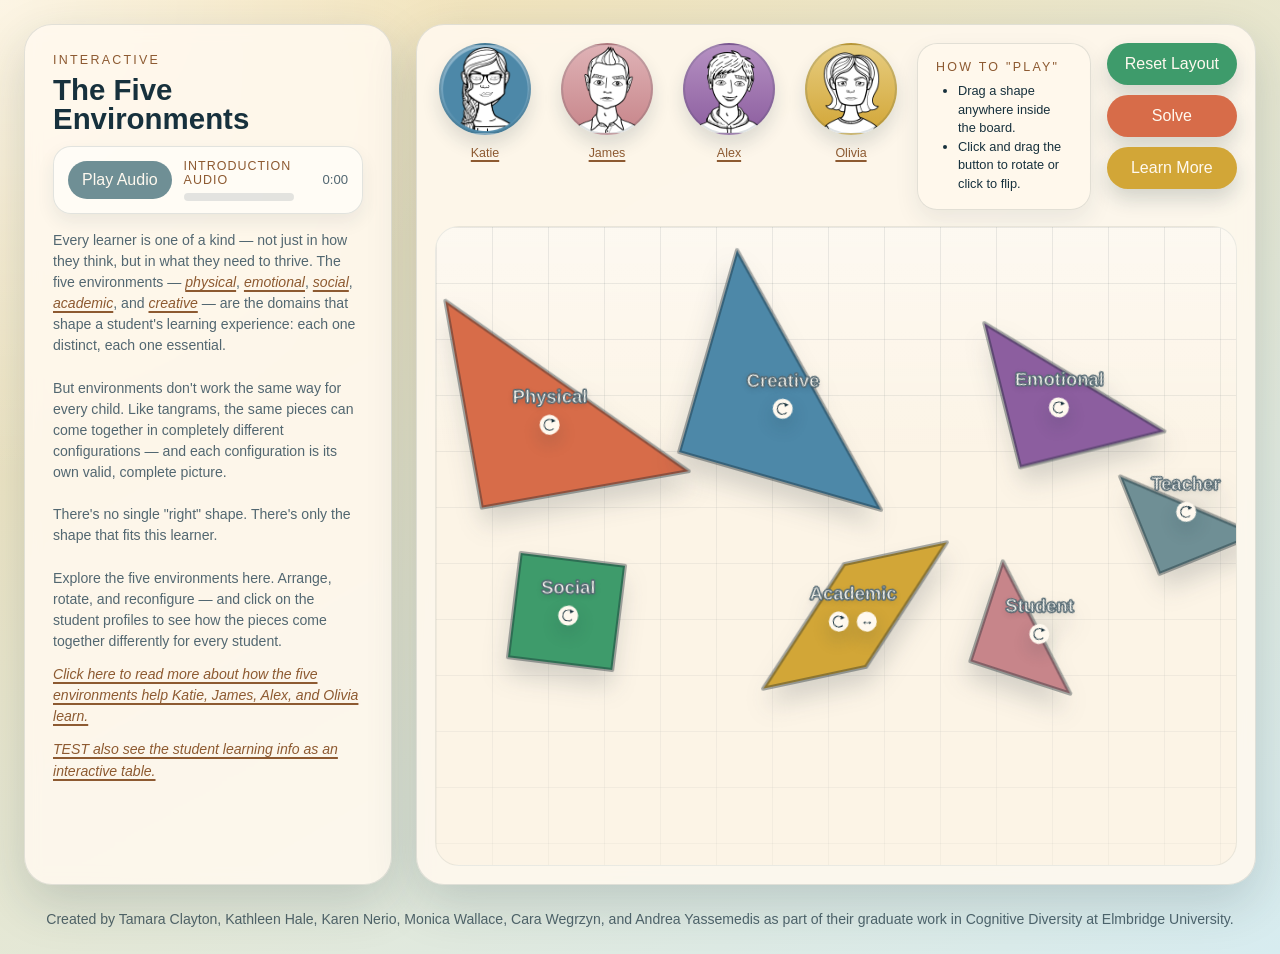
<file: oldindex.html>
<!DOCTYPE html>
<html lang="en">
<head>
  <meta charset="UTF-8">
  <meta name="viewport" content="width=device-width, initial-scale=1.0">
  <title>The Five Environments</title>
  <link rel="icon" href="favicon.ico" type="image/x-icon">
  <link rel="stylesheet" href="styles.css">
</head>
<body>
  <main class="app-shell">
    <section class="intro-panel">
      <p class="eyebrow">Interactive</p>
      <h1>The Five Environments</h1>
      <div class="intro-audio-player">
        <button id="intro-audio-toggle" class="intro-audio-toggle" type="button" aria-label="Play introduction audio">Play Audio</button>
        <div class="intro-audio-meta">
          <div class="intro-audio-track">Introduction Audio</div>
          <div class="intro-audio-progress">
            <div id="intro-audio-progress-fill" class="intro-audio-progress-fill"></div>
          </div>
        </div>
        <div id="intro-audio-time" class="intro-audio-time">0:00</div>
        <audio id="intro-audio" preload="metadata" src="index-intro-TTS.mp3"></audio>
      </div>
      <p class="intro-copy">
        Every learner is one of a kind &mdash; not just in how they think, but in what they need to thrive. The five environments &mdash; <a id="intro-physical-link" class="intro-link" href="#">physical</a>, <a id="intro-emotional-link" class="intro-link" href="#">emotional</a>, <a id="intro-social-link" class="intro-link" href="#">social</a>, <a id="intro-academic-link" class="intro-link" href="#">academic</a>, and <a id="intro-creative-link" class="intro-link" href="#">creative</a> &mdash; are the domains that shape a student's learning experience: each one distinct, each one essential.<br><br>
        But environments don't work the same way for every child. Like tangrams, the same pieces can come together in completely different configurations &mdash; and each configuration is its own valid, complete picture.<br><br>
        There's no single "right" shape. There's only the shape that fits this learner.<br><br>
        Explore the five environments here. Arrange, rotate, and reconfigure &mdash; and click on the student profiles to see how the pieces come together differently for every student.
      </p>
      <p class="intro-link-copy"><a id="intro-link" class="intro-link" href="details/overview.html" target="_blank" rel="noreferrer noopener">Click here to read more about how the five environments help Katie, James, Alex, and Olivia learn.</a></p>
      <p class="intro-link-copy"><a class="intro-link" href="table.html" target="_blank" rel="noreferrer noopener">TEST also see the student learning info as an interactive table.</a></p>
    </section>

    <section class="game-panel">
      <div class="board-header">
        <div id="avatar-strip" class="avatar-strip" aria-label="People related to the puzzle"></div>
        <div class="how-to-bubble">
          <p class="how-to-kicker">HOW TO "PLAY"</p>
          <ul class="tips-list">
            <li>Drag a shape anywhere inside the board.</li>
            <li>Click and drag the button to rotate or click to flip.</li>
          </ul>
        </div>
        <div class="board-actions">
          <button id="reset-button" class="reset-button" type="button">Reset Layout</button>
          <button id="solve-button" class="solve-button" type="button">Solve</button>
          <button id="intro-learn-more-button" class="learn-more-button" type="button">Learn More</button>
        </div>
      </div>

      <div id="board" class="board" aria-label="Tangram play board">
        <div class="board-grid" aria-hidden="true"></div>
        <div id="solve-overlay" class="solve-overlay hidden" aria-hidden="true">
          <img id="solve-overlay-image" class="solve-overlay-image" src="house-hint.png" alt="Solved tangram pattern">
        </div>
      </div>
    </section>
  </main>
  <footer class="main-credits">
    <p>Created by Tamara Clayton, Kathleen Hale, Karen Nerio, Monica Wallace, Cara Wegrzyn, and Andrea Yassemedis as part of their graduate work in Cognitive Diversity at Elmbridge University.</p>
  </footer>

  <div id="info-modal" class="modal hidden" role="dialog" aria-modal="true" aria-labelledby="modal-title">
    <div class="modal-card info-modal-card table-modal-card">
      <div id="modal-art" class="modal-art table-modal-art" aria-hidden="true"></div>
      <button id="close-modal" class="modal-close table-modal-close" type="button" aria-label="Close information pop-up">×</button>
      <h2 id="modal-title" class="table-modal-title"></h2>
      <p id="modal-body" class="table-modal-body"></p>
      <p id="modal-link-copy" class="modal-link-copy">Click here to <a id="modal-link" class="modal-link" href="#" target="_blank" rel="noreferrer noopener">read more</a> about how the five environments help students learn.</p>
      <p id="modal-continue-copy" class="modal-link-copy hidden"><a id="modal-continue-link" class="modal-link" href="#">Keep going!</a></p>
    </div>
  </div>

  <div id="image-modal" class="modal hidden" role="dialog" aria-modal="true" aria-labelledby="image-modal-title">
    <div id="image-modal-card" class="modal-card image-modal-card">
      <button id="close-image-modal" class="modal-close" type="button" aria-label="Close image pop-up">×</button>
      <img id="image-modal-title" class="image-modal-preview" src="house-solid.png" alt="House shape illustration">
      <button id="image-toggle-link" class="image-toggle-link" type="button">hint</button>
    </div>
  </div>

  <div id="avatar-modal" class="modal hidden" role="dialog" aria-modal="true" aria-labelledby="avatar-modal-title">
    <div id="avatar-modal-card" class="modal-card avatar-modal-card">
      <button id="close-avatar-modal" class="modal-close" type="button" aria-label="Close avatar pop-up">×</button>
      <div class="avatar-modal-head">
        <div id="avatar-modal-portrait" class="avatar-modal-portrait" aria-hidden="true"></div>
        <h2 id="avatar-modal-title"></h2>
      </div>
      <p id="avatar-modal-body"></p>
      <div id="avatar-modal-image-wrap" class="avatar-modal-image-wrap hidden">
        <button id="avatar-image-toggle-link" class="image-toggle-link avatar-image-toggle-link" type="button">hint</button>
        <img id="avatar-modal-image" class="avatar-modal-image" src="cat-solid.png" alt="Tangram animal illustration">
      </div>
    </div>
  </div>

  <template id="piece-template">
    <article class="piece" tabindex="0">
      <div class="piece-visual">
        <svg class="piece-svg" viewBox="0 0 160 160" aria-hidden="true" focusable="false">
          <polygon class="piece-polygon"></polygon>
        </svg>
        <div class="piece-overlay">
          <div class="piece-label"></div>
          <div class="piece-controls">
            <button class="rotate-handle" type="button" aria-label="Rotate shape"></button>
            <button class="flip-handle" type="button" aria-label="Flip shape">&#8596;</button>
          </div>
        </div>
      </div>
    </article>
  </template>
  <audio id="move-start-sound" preload="auto" src="block-up.mp3"></audio>
  <audio id="move-end-sound" preload="auto" src="block-down.mp3"></audio>
  <audio id="reset-sound" preload="auto" src="block-reset.mp3"></audio>
  <audio id="solve-sound" preload="auto" src="block-solve.mp3"></audio>
  <audio id="miss-sound" preload="auto" src="miss.mp3"></audio>
  <script src="app.js"></script>
</body>
</html>
</file>
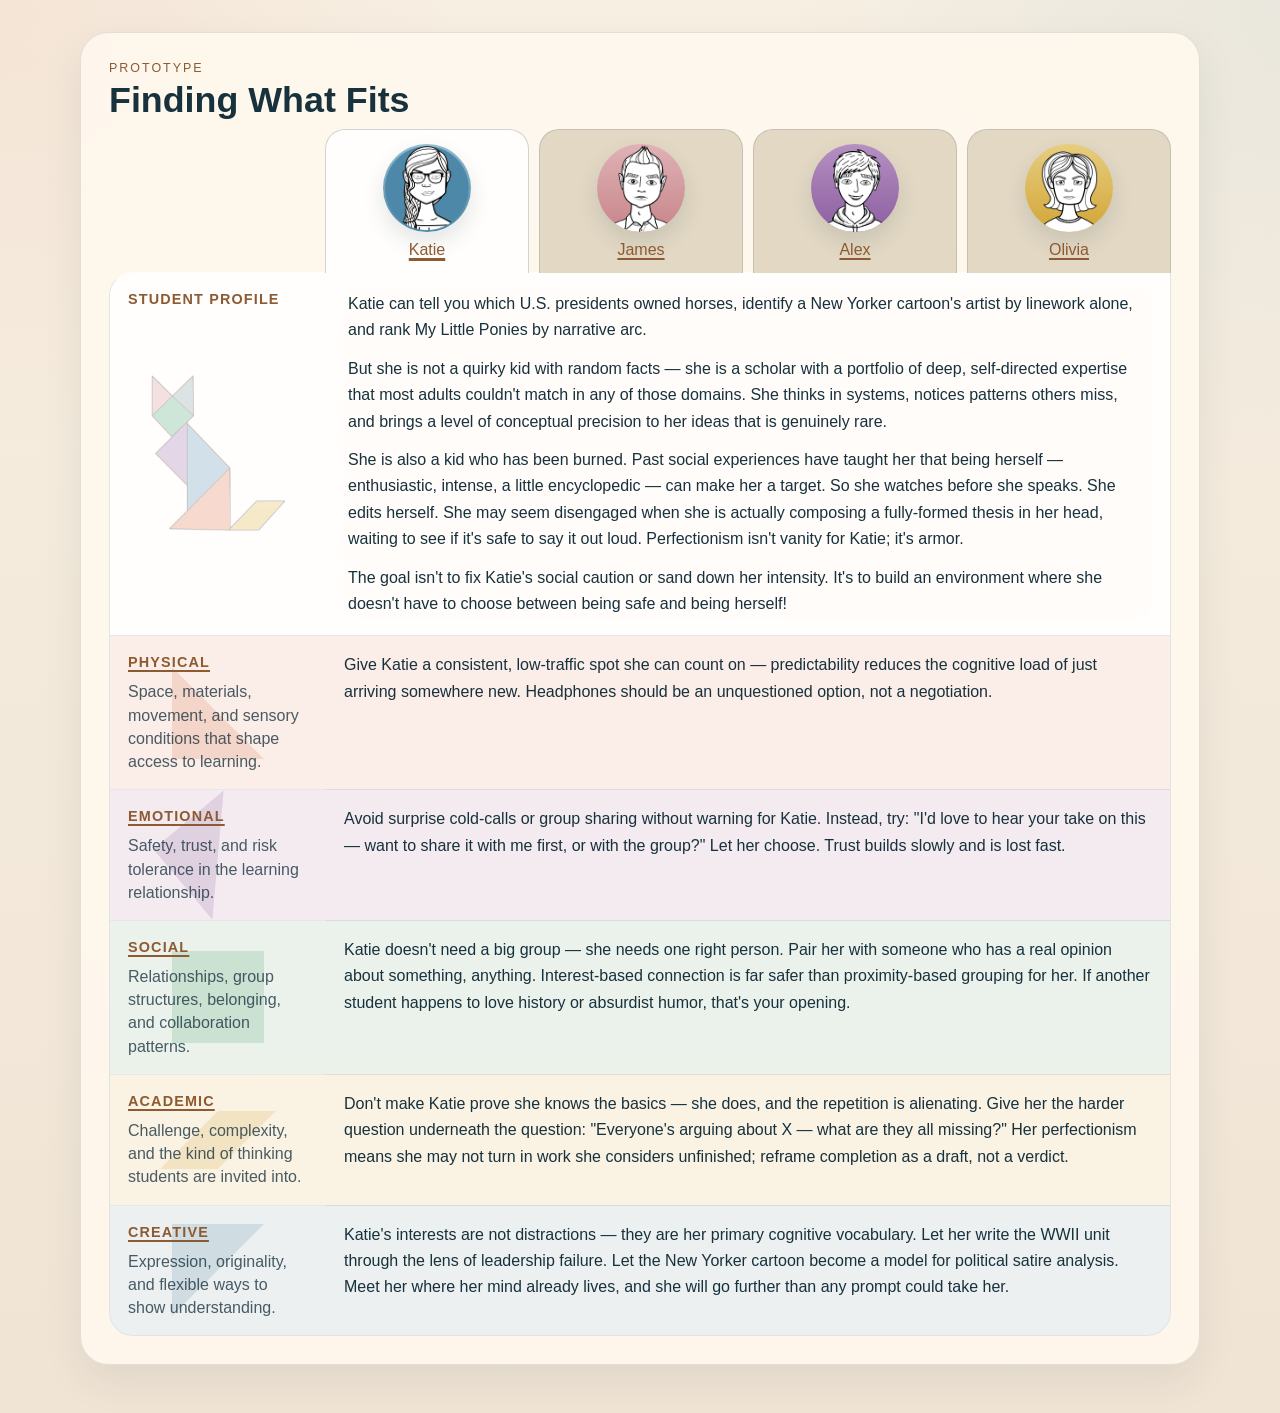
<file: table.html>
<!DOCTYPE html>
<html lang="en">
<head>
  <meta charset="UTF-8">
  <meta name="viewport" content="width=device-width, initial-scale=1.0">
  <title>Finding What Fits</title>
  <link rel="icon" href="favicon.ico" type="image/x-icon">
  <style>
    :root {
      --ink: #17313d;
      --muted: #526771;
      --panel: rgba(255, 249, 238, 0.88);
      --border: rgba(23, 49, 61, 0.12);
      --shadow: 0 16px 40px rgba(23, 49, 61, 0.08);
      --cream: #fffdf8;
      --overview-surface: #fffefc;
      --physical: rgba(215, 108, 73, 0.1);
      --emotional: rgba(140, 94, 159, 0.1);
      --social: rgba(62, 155, 107, 0.1);
      --academic: rgba(210, 166, 55, 0.11);
      --creative: rgba(77, 136, 168, 0.1);
    }

    * {
      box-sizing: border-box;
    }

    body {
      margin: 0;
      padding: 32px 20px 48px;
      font-family: "Trebuchet MS", "Avenir Next", Avenir, "Segoe UI", sans-serif;
      color: var(--ink);
      background:
        radial-gradient(circle at top left, rgba(215, 108, 73, 0.08), transparent 24%),
        radial-gradient(circle at top right, rgba(77, 136, 168, 0.08), transparent 26%),
        linear-gradient(180deg, #f7efe2 0%, #f0e4d4 100%);
    }

    .table-shell {
      width: min(1120px, 100%);
      margin: 0 auto;
      padding: 28px;
      border: 1px solid var(--border);
      border-radius: 28px;
      background: var(--panel);
      box-shadow: var(--shadow);
    }

    .eyebrow {
      margin: 0 0 8px;
      font-size: 0.78rem;
      letter-spacing: 0.16em;
      text-transform: uppercase;
      color: #8d5a31;
    }

    h1 {
      margin: 0 0 10px;
      font-size: clamp(1.55rem, 2.8vw, 2.4rem);
      line-height: 1;
    }

    .intro {
      margin: 0 0 24px;
      max-width: 76ch;
      font-size: 1rem;
      line-height: 1.65;
      color: var(--muted);
    }

    .student-tabs-shell {
      display: grid;
      grid-template-columns: 216px minmax(0, 1fr);
      align-items: end;
      margin-bottom: 0;
    }

    .student-tabs-spacer {
      min-height: 1px;
    }

    .student-tabs {
      display: grid;
      grid-template-columns: repeat(4, minmax(0, 1fr));
      gap: 10px;
      margin-bottom: -1px;
    }

    .student-tab {
      display: grid;
      justify-items: center;
      gap: 8px;
      padding: 14px 12px 14px;
      border: 1px solid rgba(23, 49, 61, 0.14);
      border-bottom: 0;
      border-radius: 20px 20px 0 0;
      background: rgba(225, 214, 194, 0.94);
      cursor: pointer;
      transition: transform 120ms ease, border-color 120ms ease, box-shadow 120ms ease, background 120ms ease;
    }

    .student-tab:hover,
    .student-tab:focus-visible {
      transform: translateY(-1px);
      border-color: rgba(23, 49, 61, 0.24);
      box-shadow: 0 10px 24px rgba(23, 49, 61, 0.08);
      outline: none;
    }

    .student-tab.is-active {
      background: var(--overview-surface);
      border-color: rgba(23, 49, 61, 0.2);
      box-shadow: none;
      position: relative;
      z-index: 2;
    }

    .student-tab-image {
      width: 88px;
      height: 88px;
      border-radius: 50%;
      object-fit: cover;
      background: linear-gradient(180deg, var(--avatar-top), var(--avatar-bottom));
      box-shadow: 0 10px 22px rgba(23, 49, 61, 0.12);
    }

    .student-tab-name {
      font-family: "Trebuchet MS", "Avenir Next", Avenir, "Segoe UI", sans-serif;
      font-size: 1rem;
      font-weight: 400;
      line-height: 1.2;
      color: #8d5a31;
      text-decoration: underline;
      text-decoration-thickness: 2px;
      text-underline-offset: 3px;
    }

    .student-tab.is-active .student-tab-name {
      text-decoration-thickness: 3px;
    }

    .student-table-wrap {
      overflow-x: auto;
      border: 1px solid var(--border);
      border-top-color: transparent;
      border-radius: 24px 0 24px 24px;
      background: rgba(255, 255, 255, 0.66);
    }

    .student-table {
      width: 100%;
      border-collapse: collapse;
      table-layout: fixed;
    }

    .student-table col:first-child {
      width: 216px;
    }

    .student-table th,
    .student-table td {
      padding: 16px 18px;
      vertical-align: top;
      border-bottom: 1px solid rgba(23, 49, 61, 0.1);
    }

    .student-table tr:last-child th,
    .student-table tr:last-child td {
      border-bottom: 0;
    }

    .student-table th {
      width: 216px;
      text-align: left;
      font-family: "Trebuchet MS", "Avenir Next", Avenir, "Segoe UI", sans-serif;
      font-size: 0.9rem;
      line-height: 1.4;
      color: var(--ink);
      position: relative;
      overflow: hidden;
    }

    .env-cell {
      cursor: pointer;
    }

    .env-cell-content {
      position: relative;
      z-index: 1;
    }

    .env-cell-art {
      position: absolute;
      inset: 0;
      width: 92px;
      height: 92px;
      margin: auto;
      opacity: 0.18;
      pointer-events: none;
      z-index: 0;
    }

    .env-cell-art polygon {
      fill: currentColor;
    }

    .env-link {
      border: 0;
      padding: 0;
      background: transparent;
      font: inherit;
      font-weight: 700;
      letter-spacing: 0.08em;
      text-transform: uppercase;
      color: #8d5a31;
      cursor: pointer;
      text-decoration: underline;
      text-decoration-thickness: 2px;
      text-underline-offset: 3px;
    }

    .env-label-static {
      font: inherit;
      font-weight: 700;
      letter-spacing: 0.08em;
      text-transform: uppercase;
      color: #8d5a31;
    }

    .env-summary {
      margin-top: 8px;
      font-family: "Trebuchet MS", "Avenir Next", Avenir, "Segoe UI", sans-serif;
      font-size: 1rem;
      line-height: 1.45;
      color: rgba(23, 49, 61, 0.78);
      text-transform: none;
      letter-spacing: 0;
      font-weight: 400;
    }

    .student-table td {
      font-size: 1rem;
      line-height: 1.65;
      color: var(--ink);
    }

    .student-table td p {
      margin: 0 0 12px;
    }

    .student-table td p:last-child {
      margin-bottom: 0;
    }

    .row-overview th,
    .row-overview td { background: var(--overview-surface); }
    .row-overview th,
    .row-overview td {
      position: relative;
      overflow: hidden;
    }
    .row-physical th,
    .row-physical td { background: var(--physical); }
    .row-emotional th,
    .row-emotional td { background: var(--emotional); }
    .row-social th,
    .row-social td { background: var(--social); }
    .row-academic th,
    .row-academic td { background: var(--academic); }
    .row-creative th,
    .row-creative td { background: var(--creative); }

    .student-table tbody tr:not(.row-overview) {
      transition: transform 140ms ease, box-shadow 140ms ease, filter 140ms ease;
    }

    .student-table tbody tr:not(.row-overview):hover {
      transform: translateY(-3px);
      box-shadow: 0 10px 22px rgba(23, 49, 61, 0.12), inset 0 0 0 999px rgba(255, 255, 255, 0.08);
      filter: saturate(1.14);
    }

    .student-table tbody tr:not(.row-overview):hover .env-cell-art {
      opacity: 0.28;
      transform: scale(1.04);
    }

    .student-table strong {
      color: #8d5a31;
    }

    .profile-cell-art {
      position: absolute;
      inset: 0;
      display: block;
      width: 68%;
      height: 68%;
      margin: auto;
      object-fit: contain;
      opacity: 0.26;
      pointer-events: none;
      filter: brightness(1.06);
    }

    .profile-cell-content {
      position: relative;
      z-index: 1;
      background: rgba(255, 253, 248, 0.72);
      border-radius: 18px;
      padding: 2px 4px;
    }

    .table-modal {
      position: fixed;
      inset: 0;
      display: grid;
      place-items: center;
      padding: 20px;
      background: rgba(23, 49, 61, 0.42);
      z-index: 20;
    }

    .table-modal.hidden {
      display: none;
    }

    .table-modal-card {
      position: relative;
      width: min(540px, 100%);
      padding: 26px 24px 22px;
      border-radius: 24px;
      border: 1px solid rgba(23, 49, 61, 0.12);
      background: rgba(255, 249, 238, 0.98);
      box-shadow: 0 24px 60px rgba(23, 49, 61, 0.18);
      overflow: hidden;
    }

    .table-modal-close {
      position: absolute;
      top: 10px;
      right: 12px;
      border: 0;
      background: transparent;
      font-size: 1.7rem;
      line-height: 1;
      color: var(--muted);
      cursor: pointer;
    }

    .table-modal-title {
      margin: 0 0 12px;
      font-size: 1.4rem;
      line-height: 1.1;
    }

    .table-modal-body {
      position: relative;
      z-index: 1;
      margin: 0;
      font-size: 0.92rem;
      line-height: 1.7;
      color: var(--ink);
    }

    .table-modal-body .accent-emphasis {
      color: #8d5a31;
    }

    .table-modal-art {
      position: absolute;
      inset: 0;
      width: 170px;
      height: 170px;
      margin: auto;
      opacity: 0.16;
      pointer-events: none;
      z-index: 0;
    }

    .table-modal-art polygon {
      fill: currentColor;
    }

    @media (max-width: 860px) {
      body {
        padding: 18px 12px 28px;
      }

      .table-shell {
        padding: 18px;
        border-radius: 22px;
      }

      .student-tabs {
        grid-template-columns: repeat(2, minmax(0, 1fr));
      }

      .student-tabs-shell {
        grid-template-columns: 164px minmax(0, 1fr);
      }

      .student-table th {
        width: 164px;
      }
    }

    @media (max-width: 560px) {
      .student-tabs-shell {
        grid-template-columns: 1fr;
        margin-bottom: 12px;
      }

      .student-tabs-spacer {
        display: none;
      }

      .student-tabs {
        grid-template-columns: 1fr;
        margin-bottom: 0;
      }

      .student-table th,
      .student-table td {
        padding: 14px 12px;
      }
    }
  </style>
</head>
<body>
  <main class="table-shell">
    <p class="eyebrow">Prototype</p>
    <h1>Finding What Fits</h1>
    <div class="student-tabs-shell">
      <div class="student-tabs-spacer" aria-hidden="true"></div>
      <div class="student-tabs" role="tablist" aria-label="Students">
        <button class="student-tab is-active" type="button" role="tab" aria-selected="true" aria-controls="student-table-panel" data-student="katie">
          <img class="student-tab-image" src="katie.png" alt="" aria-hidden="true" style="--avatar-top: #98bdd2; --avatar-bottom: #4d88a8;">
          <span class="student-tab-name">Katie</span>
        </button>
        <button class="student-tab" type="button" role="tab" aria-selected="false" aria-controls="student-table-panel" data-student="james">
          <img class="student-tab-image" src="james.png" alt="" aria-hidden="true" style="--avatar-top: #dfb2b6; --avatar-bottom: #c7858a;">
          <span class="student-tab-name">James</span>
        </button>
        <button class="student-tab" type="button" role="tab" aria-selected="false" aria-controls="student-table-panel" data-student="alex">
          <img class="student-tab-image" src="alex.png" alt="" aria-hidden="true" style="--avatar-top: #b590c2; --avatar-bottom: #8c5e9f;">
          <span class="student-tab-name">Alex</span>
        </button>
        <button class="student-tab" type="button" role="tab" aria-selected="false" aria-controls="student-table-panel" data-student="olivia">
          <img class="student-tab-image" src="olivia.png" alt="" aria-hidden="true" style="--avatar-top: #e7cd80; --avatar-bottom: #d2a637;">
          <span class="student-tab-name">Olivia</span>
        </button>
      </div>
    </div>

    <div id="student-table-panel" class="student-table-wrap" role="tabpanel">
      <table class="student-table">
        <colgroup>
          <col>
          <col>
        </colgroup>
        <tbody>
          <tr class="row-overview">
            <th id="profile-label-cell" scope="row"><span class="env-label-static">STUDENT PROFILE</span></th>
            <td id="cell-overview"></td>
          </tr>
          <tr class="row-physical">
            <th class="env-cell" scope="row" data-environment="physical">
              <svg class="env-cell-art" viewBox="0 0 210 210" aria-hidden="true" style="color:#d76c49;">
                <polygon points="0,210 0,0 210,210"></polygon>
              </svg>
              <div class="env-cell-content">
                <button class="env-link" type="button" data-environment="physical">Physical</button>
                <div class="env-summary">Space, materials, movement, and sensory conditions that shape access to learning.</div>
              </div>
            </th>
            <td id="cell-physical"></td>
          </tr>
          <tr class="row-emotional">
            <th class="env-cell" scope="row" data-environment="emotional">
              <svg class="env-cell-art" viewBox="0 0 148.5 148.5" aria-hidden="true" style="color:#8c5e9f; transform: rotate(50deg);">
                <polygon points="0,148.5 0,0 148.5,148.5"></polygon>
              </svg>
              <div class="env-cell-content">
                <button class="env-link" type="button" data-environment="emotional">Emotional</button>
                <div class="env-summary">Safety, trust, and risk tolerance in the learning relationship.</div>
              </div>
            </th>
            <td id="cell-emotional"></td>
          </tr>
          <tr class="row-social">
            <th class="env-cell" scope="row" data-environment="social">
              <svg class="env-cell-art" viewBox="0 0 105 105" aria-hidden="true" style="color:#3e9b6b;">
                <polygon points="0,0 105,0 105,105 0,105"></polygon>
              </svg>
              <div class="env-cell-content">
                <button class="env-link" type="button" data-environment="social">Social</button>
                <div class="env-summary">Relationships, group structures, belonging, and collaboration patterns.</div>
              </div>
            </th>
            <td id="cell-social"></td>
          </tr>
          <tr class="row-academic">
            <th class="env-cell" scope="row" data-environment="academic">
              <svg class="env-cell-art" viewBox="0 0 210 105" aria-hidden="true" style="color:#d2a637; width: 116px; height: 116px;">
                <polygon points="0,105 105,0 210,0 105,105"></polygon>
              </svg>
              <div class="env-cell-content">
                <button class="env-link" type="button" data-environment="academic">Academic</button>
                <div class="env-summary">Challenge, complexity, and the kind of thinking students are invited into.</div>
              </div>
            </th>
            <td id="cell-academic"></td>
          </tr>
          <tr class="row-creative">
            <th class="env-cell" scope="row" data-environment="creative">
              <svg class="env-cell-art" viewBox="0 0 210 210" aria-hidden="true" style="color:#4d88a8; transform: rotate(90deg);">
                <polygon points="0,210 0,0 210,210"></polygon>
              </svg>
              <div class="env-cell-content">
                <button class="env-link" type="button" data-environment="creative">Creative</button>
                <div class="env-summary">Expression, originality, and flexible ways to show understanding.</div>
              </div>
            </th>
            <td id="cell-creative"></td>
          </tr>
        </tbody>
      </table>
    </div>
  </main>

  <div id="table-modal" class="table-modal hidden" role="dialog" aria-modal="true" aria-labelledby="table-modal-title">
    <div class="table-modal-card">
      <div id="table-modal-art" class="table-modal-art" aria-hidden="true"></div>
      <button id="table-modal-close" class="table-modal-close" type="button" aria-label="Close definition popup">×</button>
      <h2 id="table-modal-title" class="table-modal-title"></h2>
      <p id="table-modal-body" class="table-modal-body"></p>
    </div>
  </div>

  <script>
    const clickSound = new Audio("click.mp3");
    clickSound.preload = "auto";
    clickSound.volume = 0.28;
    const modal = document.getElementById("table-modal");
    const modalArt = document.getElementById("table-modal-art");
    const modalTitle = document.getElementById("table-modal-title");
    const modalBody = document.getElementById("table-modal-body");
    const modalClose = document.getElementById("table-modal-close");
    const environmentDefinitions = {
      physical: {
        title: "Physical",
        body: 'The <strong class="accent-emphasis">physical</strong> environment is not just about comfort &mdash; it determines whether a student is spending energy regulating discomfort and stress, or is available to learn and grow. For twice-exceptional learners especially, the space should reduce sensory overload and distraction while still allowing for movement, flexibility, and access to materials that support exploration (Bridges 2e Center, 2019; Drexel University School of Education, n.d.; Willis, 2007; Horvath, 2021).',
        art: '<svg viewBox="0 0 210 210" style="color:#d76c49; width:100%; height:100%;"><polygon points="0,210 0,0 210,210"></polygon></svg>'
      },
      emotional: {
        title: "Emotional",
        body: 'Belonging and acceptance are not peripheral to learning &mdash; they are central to it. When <strong class="accent-emphasis">emotional</strong> needs go unmet, students shift toward avoidance or seeking validation rather than engaging in growth. Stress, anxiety, and fear of embarrassment interfere directly with cognition, attention, and memory, while low-stakes, supportive environments do the opposite. Students need a place where risk-taking is welcomed, not penalized (Willis, 2007; Amabile, 1998; Drexel University School of Education, n.d.; Bridges 2e Center, 2019; Anchor, 2011).',
        art: '<svg viewBox="0 0 148.5 148.5" style="color:#8c5e9f; width:100%; height:100%; transform:rotate(50deg);"><polygon points="0,148.5 0,0 148.5,148.5"></polygon></svg>'
      },
      social: {
        title: "Social",
        body: 'Belonging affects not only how students feel, but whether they invest effort and grow toward self-actualization. The <strong class="accent-emphasis">social</strong> environment should support relationship-building, reduce isolation, and make neurodiversity an asset rather than a liability &mdash; through collaborative structures, interest-based groupings, and awareness of the impact of asynchronous development (Bridges 2e Center, 2019; Drexel University School of Education, n.d.; Amabile, 1998; Nesterak, 2020).',
        art: '<svg viewBox="0 0 105 105" style="color:#3e9b6b; width:100%; height:100%;"><polygon points="0,0 105,0 105,105 0,105"></polygon></svg>'
      },
      academic: {
        title: "Academic",
        body: 'The <strong class="accent-emphasis">academic</strong> environment determines whether learners encounter meaningful challenge and experience themselves as capable. Students learn best when instruction is relevant, curiosity-driven, and able to get through emotional and attentional filters &mdash; supported through open-ended assignments, alternatives to rote memorization, dual differentiation, and opportunities to solve problems in more than one way (Willis, 2007; Bridges 2e Center, 2019; Drexel University School of Education, n.d.; Horvath, 2021).',
        art: '<svg viewBox="0 0 210 105" style="color:#d2a637; width:100%; height:100%;"><polygon points="0,105 105,0 210,0 105,105"></polygon></svg>'
      },
      creative: {
        title: "Creative",
        body: 'Expressing learning &mdash; not just acquiring knowledge &mdash; is necessary for growth. The <strong class="accent-emphasis">creative</strong> environment should not be ornamental; it must make genuine room for unusual strengths, deep interests, original methods, and multiple forms of expression. This means focusing on process over product, protecting space for awe and exploration, and resisting the conditions known to suppress creativity: controlling structures, overly critical evaluation, and pressure toward a single right answer (Amabile, 1998; Robinson, 2006; Bridges 2e Center, 2019; Drexel University School of Education, n.d.; Willis, 2007).',
        art: '<svg viewBox="0 0 210 210" style="color:#4d88a8; width:100%; height:100%; transform:rotate(90deg);"><polygon points="0,210 0,0 210,210"></polygon></svg>'
      }
    };

    const studentData = {
      katie: {
        overview: [
          "Katie can tell you which U.S. presidents owned horses, identify a New Yorker cartoon's artist by linework alone, and rank My Little Ponies by narrative arc.",
          "But she is not a quirky kid with random facts — she is a scholar with a portfolio of deep, self-directed expertise that most adults couldn't match in any of those domains. She thinks in systems, notices patterns others miss, and brings a level of conceptual precision to her ideas that is genuinely rare.",
          "She is also a kid who has been burned. Past social experiences have taught her that being herself — enthusiastic, intense, a little encyclopedic — can make her a target. So she watches before she speaks. She edits herself. She may seem disengaged when she is actually composing a fully-formed thesis in her head, waiting to see if it's safe to say it out loud. Perfectionism isn't vanity for Katie; it's armor.",
          "The goal isn't to fix Katie's social caution or sand down her intensity. It's to build an environment where she doesn't have to choose between being safe and being herself!"
        ],
        physical: "Give Katie a consistent, low-traffic spot she can count on — predictability reduces the cognitive load of just arriving somewhere new. Headphones should be an unquestioned option, not a negotiation.",
        emotional: "Avoid surprise cold-calls or group sharing without warning for Katie. Instead, try: \"I'd love to hear your take on this — want to share it with me first, or with the group?\" Let her choose. Trust builds slowly and is lost fast.",
        social: "Katie doesn't need a big group — she needs one right person. Pair her with someone who has a real opinion about something, anything. Interest-based connection is far safer than proximity-based grouping for her. If another student happens to love history or absurdist humor, that's your opening.",
        academic: "Don't make Katie prove she knows the basics — she does, and the repetition is alienating. Give her the harder question underneath the question: \"Everyone's arguing about X — what are they all missing?\" Her perfectionism means she may not turn in work she considers unfinished; reframe completion as a draft, not a verdict.",
        creative: "Katie's interests are not distractions — they are her primary cognitive vocabulary. Let her write the WWII unit through the lens of leadership failure. Let the New Yorker cartoon become a model for political satire analysis. Meet her where her mind already lives, and she will go further than any prompt could take her."
      },
      james: {
        overview: [
          "James has approximately forty-seven thoughts per minute and would like to share all of them with you right now, please. He is the kid who finishes your sentence, derails the lesson with a genuinely interesting tangent, negotiates the terms of every assignment, and then — somehow — makes an observation that reframes the entire discussion. He is exhausting in the best possible way.",
          "James' emotional world is just as loud as his verbal one. When something goes wrong, it involves big feelings, fast escalation, zero filter. But here's the thing about James: he can talk his way out of almost anything, including his own meltdowns. Language is not just his strength, it's his lifeline.",
          "He will forget the worksheet. He will lose the worksheet. He will find the worksheet three weeks later at the bottom of a bag that also contains a granola bar from October. His handwriting looks like it was produced during turbulence. None of this is laziness or defiance — his brain is running a different operating system, one that was simply not designed with folder organization in mind.",
          "What does work: tell him something is scientifically proven and he is immediately, completely on board. This is not a loophole — it's a gift."
        ],
        physical: "James needs to move, and fighting that is a losing battle. Build movement in before it becomes a behavior — a standing option, a quick errand, a lap around the hall between tasks. Seat James where his energy doesn't put him at the center of everyone else's distraction, but not in isolation, which will backfire.",
        emotional: "When James escalates, don't match his energy and don't shut it down — talk with him. Use his verbal strengths. Try: \"Walk me through what just happened.\" He will. And somewhere in the retelling, he'll usually find his own way back. Afterward, when he's regulated, is the time for any reflection or problem-solving — not during.",
        social: "James is a natural connector and a natural interrupter — sometimes simultaneously. Teach him discussion structures not as discipline but as strategy: \"The best debaters know when to hold their point — it lands harder.\" He responds to logic and social intelligence framing far better than to rules for their own sake.",
        academic: "Ditch the handwriting requirement wherever possible. Voice memos, typed responses, verbal check-ins — any of these will get you a far more accurate picture of what James actually knows. He processes by talking, so let him. If you can frame a concept as \"researchers actually found that...\" he will absorb it instantly and cite it back to you for the rest of the year.",
        creative: "Give James a creative container with real latitude inside it. He doesn't need total open-endedness — he needs a strong premise and permission to go weird with it. A Simpsons episode is, structurally, a masterclass in satire, social commentary, and absurdist logic. He already knows this. Let that count for something."
      },
      alex: {
        overview: [
          "Alex collects subway tokens from cities around the world — transit systems that no longer exist, currencies of movement that have been discontinued and forgotten. They are drawn to things that operate outside the mainstream — things that have their own rhythm, their own way of getting people where they need to go. Which makes sense because Alex expresses themselves in motion.",
          "As a dancer, Alex thinks choreographically — in sequences, dynamics, and spatial relationships. As an artist, they move in the tradition of Banksy: art that is immediate, public, a little disruptive, and completely intentional about where it lands and who it's for. Their K-pop obsession is not passive fandom — it is a serious study in precision, synchronization, and the kind of rehearsed spontaneity that looks effortless only because of enormous discipline underneath.",
          "What Alex's teachers have often missed — and what standardized reading and writing tasks consistently obscure — is that Alex is not a kid who struggles to read or think. They are a kid whose thinking lives in their body, their hands, and who has spent years being evaluated almost exclusively in the one medium that gives them the least access to what they actually know. Dyslexia doesn't dim Alex's intelligence. It just means that, in Alex's experience, traditional classrooms kept using the wrong key for the wrong door.",
          "Years of feeling behind — of watching other kids move through text-based tasks with ease — leaves a mark. Alex may deflect with humor, disengage before they can fail, or undersell their own ideas before someone else can. The goal is not to remediate Alex into a more readable student. It's to build an environment where what Alex can do is finally legible to everyone else."
        ],
        physical: "Alex needs space to move and a visual environment that doesn't feel sterile. A classroom that feels alive — with color, texture, things on the walls that mean something — is one Alex can actually inhabit. If there's a way to let Alex work standing, moving, or in a less fixed configuration, take it.",
        emotional: "Alex has a finely tuned detector for whether a space is safe for imperfection. Alex has been corrected on the surface-level stuff — spelling, decoding, transcription — so many times that it can be hard to believe the deeper stuff is valued. Lead with what landed: \"The idea here is strong — let's figure out the best way to get it out.\" Never let a spelling error be the first thing you address.",
        social: "Alex is a natural at reading a room — Alex knows who's performing, who's checked out, who's actually connected. Put that to use. They can be a remarkable collaborator and an intuitive group anchor when the task plays to their strengths. Just don't make \"group work\" mean \"someone else writes it down and Alex watches.\"",
        academic: "Separate the assessment of thinking from the assessment of transcription — these are not the same skill and should not be graded as one. Voice recording, oral explanation, visual presentation, and movement-based demonstration are all legitimate evidence of understanding. Alex may also benefit from text-to-speech and speech-to-text tools — not as accommodations that signal deficit, but as the right tools for the right brain.",
        creative: "This is where Alex lives. Banksy built a global reputation making art in unauthorized spaces with materials that weren't supposed to be there — Alex understands that instinctively. Give them creative briefs that have a where and a who and a why, not just a what. Let the dance become the essay. Let the visual become the argument. Ask them to choreograph the concept and you may get the clearest explanation in the room."
      },
      olivia: {
        overview: [
          "Olivia knows that the light reaching her eyes when she looks at a star left that star thousands of years ago. She finds comfort in the idea that the universe operates on a timescale so vast that urgency becomes almost meaningless. She is not slow. She is on cosmic time.",
          "She also sees the number seven as a deep, specific shade of burnt orange. Four is green. The word \"Wednesday\" is blue-grey, like morning fog. This is not metaphor for Olivia — it is simply how information arrives. Her inner world is chromatic, layered, and almost impossible to fully translate into the currency everyone else is using.",
          "Olivia's psychoeducational profile is one of the most striking a diagnostician can encounter: verbal and conceptual reasoning in the 99th percentile, processing speed in the 6th. That gap — nearly 93 percentile points — means that what she understands and what she can produce on demand exist in almost completely different universes. She has almost certainly spent her entire academic life being quietly, consistently underestimated. Teachers have waited for her to finish and mistaken the wait for uncertainty. Timed tests have told her she is average. She is not average. She is someone for whom the measurement tool was built for an entirely different kind of mind."
        ],
        physical: "Olivia needs a calm, unhurried physical environment — one that doesn't signal urgency through its design. Timers on the board, rapid transitions, and cluttered visual spaces compounds the already significant cognitive work of translating Olivia's inner world into outer output. Soft, consistent, predictable physical conditions let Olivia actually arrive.",
        emotional: "Never communicate impatience to Olivia, even accidentally. A glance at the clock, a gentle \"take your time\" said one too many times — Olivia notices. What Olivia needs to hear, consistently and credibly, is that depth is valued here, not just speed. Try: \"I want your real thought on this, not your fast one.\" Mean it every time.",
        social: "Olivia may seem like she's not quite present in fast-moving group conversations — she is present, she's just still formulating her response to something that was said three exchanges ago. She needs social environments that don't leave her perpetually behind the rhythm. Smaller groups, slower conversations, and a peer or two who naturally pause and wonder rather than race and conclude are her people.",
        academic: "Eliminate timed assessments for Olivia wherever possible — they are measuring her processing speed, not her knowledge. Give Olivia questions in advance when possible. Let her respond in writing on her own time, or verbally in a low-pressure one-on-one context. When she finally arrives at an answer, it will very likely be the most considered one in the room — make sure there's space for it to land.",
        creative: "Give Olivia open-ended creative invitations with generous timelines and no single right form. She might write about the philosophy of dark matter. She might map her synesthetic color landscape onto a piece of music. She might spend two weeks on a single drawing of a black hole and produce something that makes the whole class go quiet. Don't rush the process — the universe didn't make anything worth looking at quickly."
      }
    };

    const cells = {
      overview: document.getElementById("cell-overview"),
      physical: document.getElementById("cell-physical"),
      emotional: document.getElementById("cell-emotional"),
      social: document.getElementById("cell-social"),
      academic: document.getElementById("cell-academic"),
      creative: document.getElementById("cell-creative")
    };

    const tabs = document.querySelectorAll(".student-tab");
    const envLinks = document.querySelectorAll(".env-link");
    const envCells = document.querySelectorAll(".env-cell");
    const profileLabelCell = document.getElementById("profile-label-cell");

    function playClickSound() {
      clickSound.currentTime = 0;
      clickSound.play().catch(() => {});
    }

    function openEnvironmentModal(key) {
      const definition = environmentDefinitions[key];
      if (!definition) return;
      modalTitle.textContent = definition.title;
      modalBody.innerHTML = definition.body;
      modalArt.innerHTML = definition.art || "";
      modal.classList.remove("hidden");
    }

    function closeEnvironmentModal() {
      modal.classList.add("hidden");
    }

    function renderStudent(studentKey) {
      const student = studentData[studentKey];
      if (!student) return;

      const artByStudent = {
        katie: "cat-hint.png",
        james: "square-hint.png",
        alex: "dancer-hint.png",
        olivia: "tree-hint.png"
      };

      profileLabelCell.innerHTML = `
        <span class="env-label-static">STUDENT PROFILE</span>
        <img class="profile-cell-art" src="${artByStudent[studentKey] || ""}" alt="" aria-hidden="true">
      `;
      cells.overview.innerHTML = `
        <div class="profile-cell-content">
          ${student.overview.map((paragraph) => `<p>${paragraph}</p>`).join("")}
        </div>
      `;
      cells.physical.innerHTML = `<p>${student.physical}</p>`;
      cells.emotional.innerHTML = `<p>${student.emotional}</p>`;
      cells.social.innerHTML = `<p>${student.social}</p>`;
      cells.academic.innerHTML = `<p>${student.academic}</p>`;
      cells.creative.innerHTML = `<p>${student.creative}</p>`;

      tabs.forEach((tab) => {
        const isActive = tab.dataset.student === studentKey;
        tab.classList.toggle("is-active", isActive);
        tab.setAttribute("aria-selected", isActive ? "true" : "false");
      });
    }

    tabs.forEach((tab) => {
      tab.addEventListener("click", () => {
        playClickSound();
        renderStudent(tab.dataset.student);
      });
    });

    envLinks.forEach((link) => {
      link.addEventListener("click", (event) => {
        event.stopPropagation();
        playClickSound();
        openEnvironmentModal(link.dataset.environment);
      });
    });

    envCells.forEach((cell) => {
      cell.addEventListener("click", () => {
        playClickSound();
        openEnvironmentModal(cell.dataset.environment);
      });
    });

    modalClose.addEventListener("click", closeEnvironmentModal);
    modal.addEventListener("click", (event) => {
      if (event.target === modal) {
        closeEnvironmentModal();
      }
    });

    document.addEventListener("keydown", (event) => {
      if (event.key === "Escape") {
        closeEnvironmentModal();
      }
    });

    renderStudent("katie");
  </script>
</body>
</html>
</file>
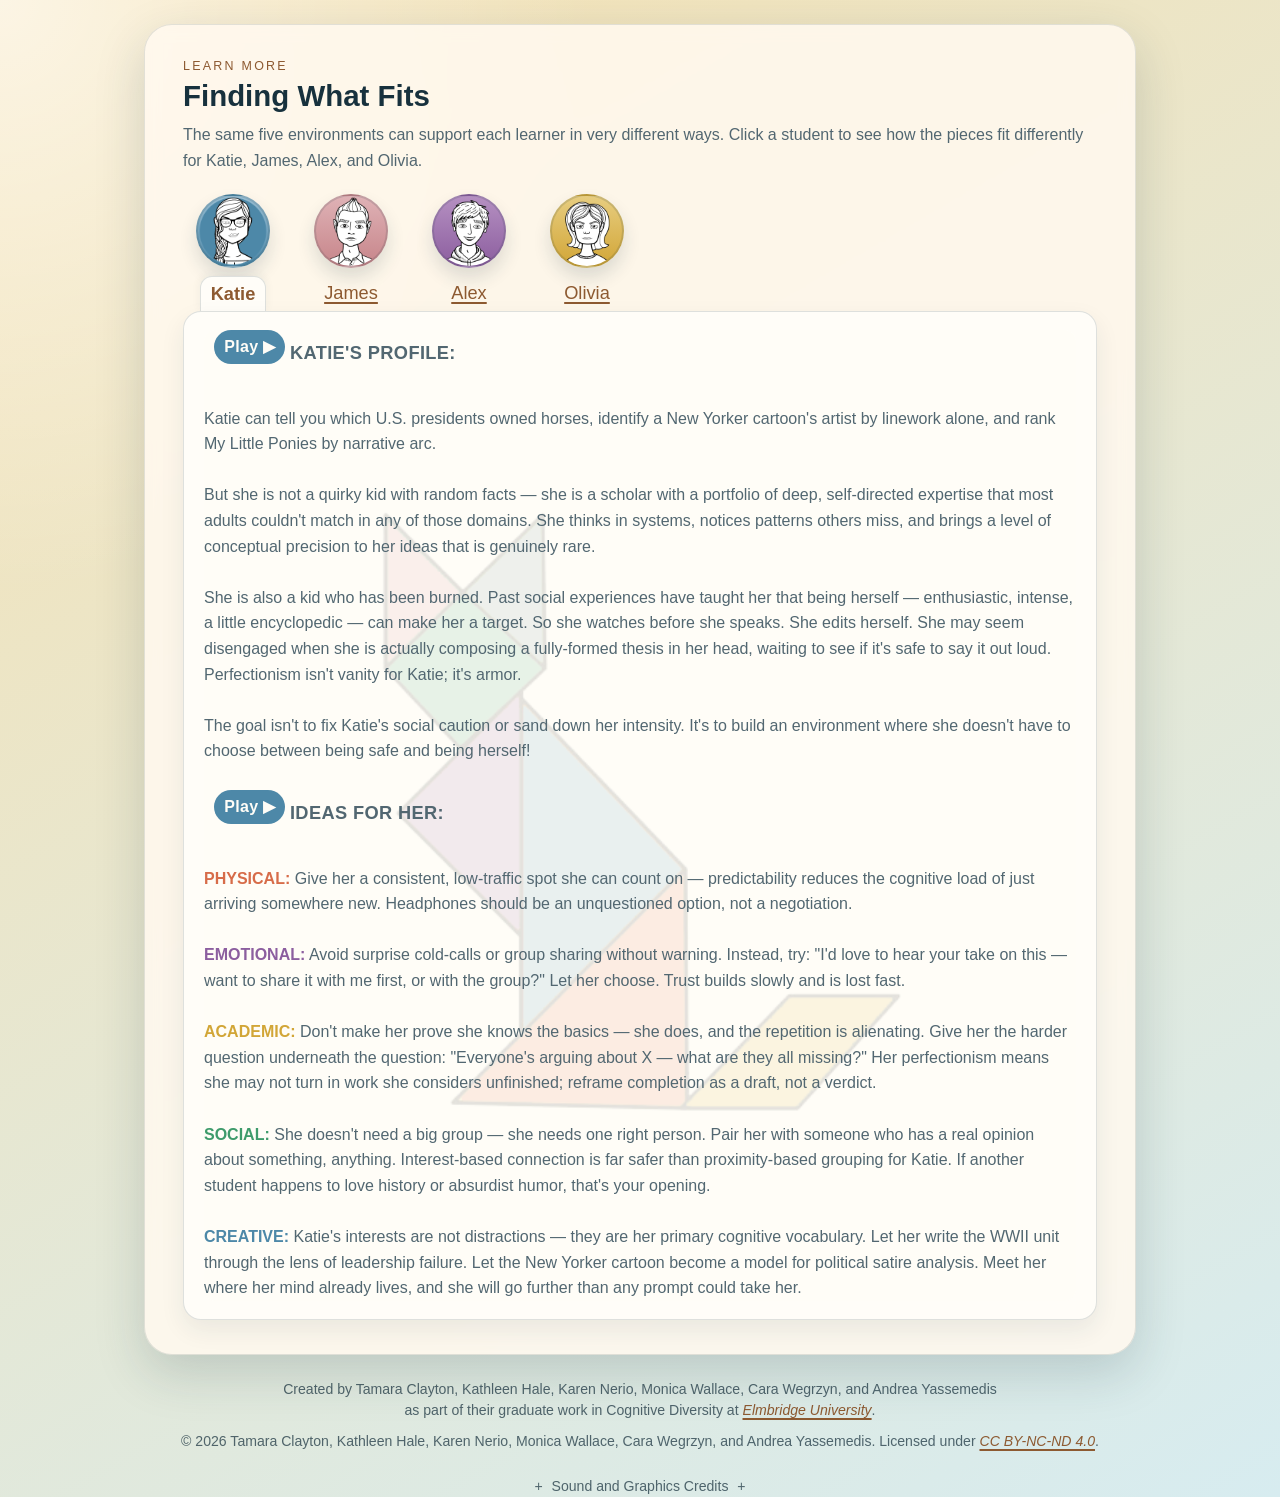
<file: details/chart.html>
<!DOCTYPE html>
<html lang="en">
<head>
  <meta charset="UTF-8">
  <meta name="viewport" content="width=device-width, initial-scale=1.0">
  <title>Chart</title>
  <link rel="icon" href="../favicon.ico" type="image/x-icon">
  <link rel="stylesheet" href="../styles.css">
  <style>
    .detail-page .intro-copy,
    .detail-page .detail-avatar-description {
      font-size: 1rem;
      line-height: 1.6;
    }

    .detail-page .detail-avatar-name,
    .detail-page .detail-credits .detail-copy:last-child {
      font-size: 1rem;
      line-height: 1.5;
    }

    .detail-page .detail-avatar-name {
      font-size: 1.14rem;
      line-height: 1.2;
    }

    .chart-ideas-heading {
      display: inline-block;
      font-size: 1.14rem;
      line-height: 1.2;
      letter-spacing: 0.02em;
    }

    .ideas-env-physical {
      color: #d76c49;
    }

    .ideas-env-emotional {
      color: #8c5e9f;
    }

    .ideas-env-social {
      color: #3e9b6b;
    }

    .ideas-env-academic {
      color: #d2a637;
    }

    .ideas-env-creative {
      color: #4d88a8;
    }

    .chart-inline-audio {
      display: inline-flex;
      margin-left: 0.65rem;
      vertical-align: middle;
      padding: 0;
      background: transparent;
      border: 0;
      border-radius: 0;
      box-shadow: none;
      min-width: 0;
    }

    .chart-audio-button {
      display: inline-flex;
      align-items: center;
      justify-content: center;
      padding: 0.28rem 0.62rem;
      border: 0;
      border-radius: 999px;
      background: var(--audio-color, #4d88a8);
      color: #fffdf7;
      font: inherit;
      font-weight: 700;
      letter-spacing: 0.02em;
      cursor: pointer;
      transition: background 120ms ease, transform 120ms ease;
    }

    .chart-audio-button:hover,
    .chart-audio-button:focus-visible {
      background: var(--audio-hover, #3f7592);
      transform: translateY(-1px);
      outline: none;
    }
  </style>
</head>
<body class="detail-page">
  <main class="app-shell">
    <section class="intro-panel">
      <p class="eyebrow">Learn More</p>
      <h1 id="finding-what-fits">Finding What Fits</h1>
      <p class="intro-copy">
        The same five environments can support each learner in very different ways. Click a student to see how the pieces fit differently for Katie, James, Alex, and Olivia.
      </p>
      <div class="detail-avatar-row" aria-label="Learner examples">
        <div class="avatar-chip">
          <img class="detail-avatar-image" src="../katie.png" alt="Katie" style="--avatar-top: #98bdd2; --avatar-bottom: #4d88a8;">
          <button class="detail-avatar-name detail-avatar-trigger is-active" type="button" data-profile="katie">Katie</button>
        </div>
        <div class="avatar-chip">
          <img class="detail-avatar-image" src="../james.png" alt="James" style="--avatar-top: #dfb2b6; --avatar-bottom: #c7858a;">
          <button class="detail-avatar-name detail-avatar-trigger" type="button" data-profile="james">James</button>
        </div>
        <div class="avatar-chip">
          <img class="detail-avatar-image" src="../alex.png" alt="Alex" style="--avatar-top: #b590c2; --avatar-bottom: #8c5e9f;">
          <button class="detail-avatar-name detail-avatar-trigger" type="button" data-profile="alex">Alex</button>
        </div>
        <div class="avatar-chip">
          <img class="detail-avatar-image" src="../olivia.png" alt="Olivia" style="--avatar-top: #e7cd80; --avatar-bottom: #d2a637;">
          <button class="detail-avatar-name detail-avatar-trigger" type="button" data-profile="olivia">Olivia</button>
        </div>
      </div>
      <div id="detail-avatar-description" class="detail-avatar-description" data-profile="katie">
        <img id="detail-avatar-art" class="detail-avatar-art" src="../cat-hint.png" alt="" aria-hidden="true">
        <div id="detail-avatar-description-content" class="detail-avatar-description-content">
          <div class="intro-audio-player chart-inline-audio" data-audio-player="katie-profile" style="--audio-color:#4d88a8; --audio-hover:#3f7592;">
            <button class="chart-audio-button" type="button" aria-label="Play Katie profile audio">Play Profile Audio</button>
            <audio preload="metadata" src="../katie-profile.mp3"></audio>
          </div>
          <strong class="chart-ideas-heading">KATIE'S PROFILE:</strong><br><br>
          Katie can tell you which U.S. presidents owned horses, identify a New Yorker cartoon's artist by linework alone, and rank My Little Ponies by narrative arc.<br><br>
          But she is not a quirky kid with random facts &mdash; she is a scholar with a portfolio of deep, self-directed expertise that most adults couldn't match in any of those domains. She thinks in systems, notices patterns others miss, and brings a level of conceptual precision to her ideas that is genuinely rare.<br><br>
          She is also a kid who has been burned. Past social experiences have taught her that being herself &mdash; enthusiastic, intense, a little encyclopedic &mdash; can make her a target. So she watches before she speaks. She edits herself. She may seem disengaged when she is actually composing a fully-formed thesis in her head, waiting to see if it's safe to say it out loud. Perfectionism isn't vanity for Katie; it's armor.<br><br>
          The goal isn't to fix Katie's social caution or sand down her intensity. It's to build an environment where she doesn't have to choose between being safe and being herself!<br><br>
          <div class="intro-audio-player chart-inline-audio" data-audio-player="katie-ideas" style="--audio-color:#4d88a8; --audio-hover:#3f7592;">
            <button class="chart-audio-button" type="button" aria-label="Play Katie ideas audio">Play Ideas Audio</button>
            <audio preload="metadata" src="../katie-ideas.mp3"></audio>
          </div>
          <strong class="chart-ideas-heading">IDEAS FOR HER:</strong><br><br>
          <strong class="ideas-env-physical">PHYSICAL:</strong> Give her a consistent, low-traffic spot she can count on &mdash; predictability reduces the cognitive load of just arriving somewhere new. Headphones should be an unquestioned option, not a negotiation.<br><br>
          <strong class="ideas-env-emotional">EMOTIONAL:</strong> Avoid surprise cold-calls or group sharing without warning. Instead, try: "I'd love to hear your take on this &mdash; want to share it with me first, or with the group?" Let her choose. Trust builds slowly and is lost fast.<br><br>
          <strong class="ideas-env-academic">ACADEMIC:</strong> Don't make her prove she knows the basics &mdash; she does, and the repetition is alienating. Give her the harder question underneath the question: "Everyone's arguing about X &mdash; what are they all missing?" Her perfectionism means she may not turn in work she considers unfinished; reframe completion as a draft, not a verdict.<br><br>
          <strong class="ideas-env-social">SOCIAL:</strong> She doesn't need a big group &mdash; she needs one right person. Pair her with someone who has a real opinion about something, anything. Interest-based connection is far safer than proximity-based grouping for Katie. If another student happens to love history or absurdist humor, that's your opening.<br><br>
          <strong class="ideas-env-creative">CREATIVE:</strong> Katie's interests are not distractions &mdash; they are her primary cognitive vocabulary. Let her write the WWII unit through the lens of leadership failure. Let the New Yorker cartoon become a model for political satire analysis. Meet her where her mind already lives, and she will go further than any prompt could take her.
        </div>
      </div>
    </section>
  </main>
  <footer class="main-credits">
    <p>Created by Tamara Clayton, Kathleen Hale, Karen Nerio, Monica Wallace, Cara Wegrzyn, and Andrea Yassemedis<br>as part of their graduate work in Cognitive Diversity at <a class="intro-link" href="https://elmbridge.edu/" target="_blank" rel="noreferrer noopener">Elmbridge University</a>.</p>
    <p class="main-license">&copy; 2026 Tamara Clayton, Kathleen Hale, Karen Nerio, Monica Wallace, Cara Wegrzyn, and Andrea Yassemedis. Licensed under <a class="intro-link" href="https://creativecommons.org/licenses/by-nc-nd/4.0/" target="_blank" rel="noreferrer noopener">CC BY-NC-ND 4.0</a>.</p>
  </footer>
  <footer class="detail-references detail-sound-credits">
    <details class="detail-credits-disclosure">
      <summary id="sound-credits-heading" class="detail-copy detail-references-heading">Sound and Graphics Credits</summary>
      <ul class="detail-reference-list">
        <li>Student avatars created with <a class="intro-link" href="https://avatarmaker.com" target="_blank" rel="noreferrer noopener">AvatarMaker</a>.</li>
        <li>Modified tangram graphics adapted from &ldquo;Cat,&rdquo; &ldquo;Dancer,&rdquo; &ldquo;Tree,&rdquo; and &ldquo;Tangram Pattern,&rdquo; ClipArt ETC, Florida Center for Instructional Technology, University of South Florida: <a class="intro-link" href="https://etc.usf.edu/clipart/" target="_blank" rel="noreferrer noopener">https://etc.usf.edu/clipart/</a></li>
        <li><em>Dragging chess pieces on the chess board.wav</em> by BiancaBothaPure -- <a class="intro-link" href="https://freesound.org/s/437486/" target="_blank" rel="noreferrer noopener">Freesound</a> -- License: Attribution NonCommercial 4.0. Modified from original.</li>
        <li><em>Dropping chess pieces on chess board.wav</em> by BiancaBothaPure -- <a class="intro-link" href="https://freesound.org/s/437485/" target="_blank" rel="noreferrer noopener">Freesound</a> -- License: Attribution NonCommercial 4.0. Modified from original.</li>
        <li><em>Placing chess pieces on chess board.wav</em> by BiancaBothaPure -- <a class="intro-link" href="https://freesound.org/s/437484/" target="_blank" rel="noreferrer noopener">Freesound</a> -- License: Attribution NonCommercial 4.0. Modified from original.</li>
        <li><em>Videogame Menu BUTTON CLICK</em> by Christopherderp -- <a class="intro-link" href="https://freesound.org/s/342200/" target="_blank" rel="noreferrer noopener">Freesound</a> -- License: Creative Commons 0.</li>
        <li>Audio narration generated with Google Cloud Text-to-Speech using the <code>en-US-Chirp3-HD-Aoede</code> voice.</li>
      </ul>
    </details>
  </footer>
  <script>
    const avatarTriggers = document.querySelectorAll(".detail-avatar-trigger");
    const avatarDescription = document.getElementById("detail-avatar-description");
    const avatarDescriptionContent = document.getElementById("detail-avatar-description-content");
    const avatarArt = document.getElementById("detail-avatar-art");
    const clickSound = new Audio("../click.mp3");
    clickSound.preload = "auto";
    clickSound.volume = 0.28;
    const audioPlayerCleanups = [];
    const avatarBackgrounds = {
      katie: "../cat-hint.png",
      james: "../square-hint.png",
      alex: "../dancer-hint.png",
      olivia: "../tree-hint.png"
    };
    const avatarProfiles = {
      katie: `<div class="intro-audio-player chart-inline-audio" data-audio-player="katie-profile" style="--audio-color:#4d88a8; --audio-hover:#3f7592;">
          <button class="chart-audio-button" type="button" aria-label="Play Katie profile audio">Play Profile Audio</button>
          <audio preload="metadata" src="../katie-profile.mp3"></audio>
        </div>
        <strong class="chart-ideas-heading">KATIE'S PROFILE:</strong><br><br>
        Katie can tell you which U.S. presidents owned horses, identify a New Yorker cartoon's artist by linework alone, and rank My Little Ponies by narrative arc.<br><br>
        But she is not a quirky kid with random facts &mdash; she is a scholar with a portfolio of deep, self-directed expertise that most adults couldn't match in any of those domains. She thinks in systems, notices patterns others miss, and brings a level of conceptual precision to her ideas that is genuinely rare.<br><br>
        She is also a kid who has been burned. Past social experiences have taught her that being herself &mdash; enthusiastic, intense, a little encyclopedic &mdash; can make her a target. So she watches before she speaks. She edits herself. She may seem disengaged when she is actually composing a fully-formed thesis in her head, waiting to see if it's safe to say it out loud. Perfectionism isn't vanity for Katie; it's armor.<br><br>
        The goal isn't to fix Katie's social caution or sand down her intensity. It's to build an environment where she doesn't have to choose between being safe and being herself!<br><br>
        <div class="intro-audio-player chart-inline-audio" data-audio-player="katie-ideas" style="--audio-color:#4d88a8; --audio-hover:#3f7592;">
          <button class="chart-audio-button" type="button" aria-label="Play Katie ideas audio">Play Ideas Audio</button>
          <audio preload="metadata" src="../katie-ideas.mp3"></audio>
        </div>
        <strong class="chart-ideas-heading">IDEAS FOR HER:</strong><br><br>
        <strong class="ideas-env-physical">PHYSICAL:</strong> Give her a consistent, low-traffic spot she can count on &mdash; predictability reduces the cognitive load of just arriving somewhere new. Headphones should be an unquestioned option, not a negotiation.<br><br>
        <strong class="ideas-env-emotional">EMOTIONAL:</strong> Avoid surprise cold-calls or group sharing without warning. Instead, try: "I'd love to hear your take on this &mdash; want to share it with me first, or with the group?" Let her choose. Trust builds slowly and is lost fast.<br><br>
        <strong class="ideas-env-academic">ACADEMIC:</strong> Don't make her prove she knows the basics &mdash; she does, and the repetition is alienating. Give her the harder question underneath the question: "Everyone's arguing about X &mdash; what are they all missing?" Her perfectionism means she may not turn in work she considers unfinished; reframe completion as a draft, not a verdict.<br><br>
        <strong class="ideas-env-social">SOCIAL:</strong> She doesn't need a big group &mdash; she needs one right person. Pair her with someone who has a real opinion about something, anything. Interest-based connection is far safer than proximity-based grouping for Katie. If another student happens to love history or absurdist humor, that's your opening.<br><br>
        <strong class="ideas-env-creative">CREATIVE:</strong> Katie's interests are not distractions &mdash; they are her primary cognitive vocabulary. Let her write the WWII unit through the lens of leadership failure. Let the New Yorker cartoon become a model for political satire analysis. Meet her where her mind already lives, and she will go further than any prompt could take her.`,
      james: `<div class="intro-audio-player chart-inline-audio" data-audio-player="james-profile" style="--audio-color:#c7858a; --audio-hover:#b06f75;">
          <button class="chart-audio-button" type="button" aria-label="Play James profile audio">Play Profile Audio</button>
          <audio preload="metadata" src="../james-profile.mp3"></audio>
        </div>
        <strong class="chart-ideas-heading">JAMES'S PROFILE:</strong><br><br>
        James has approximately forty-seven thoughts per minute and would like to share all of them with you right now, please. He is the kid who finishes your sentence, derails the lesson with a genuinely interesting tangent, negotiates the terms of every assignment, and then &mdash; somehow &mdash; makes an observation that reframes the entire discussion. He is exhausting in the best possible way.<br><br>
        James' emotional world is just as loud as his verbal one. When something goes wrong, it involves big feelings, fast escalation, zero filter. But here's the thing about James: he can talk his way out of almost anything, including his own meltdowns. Language is not just his strength, it's his lifeline.<br><br>
        He will forget the worksheet. He will lose the worksheet. He will find the worksheet three weeks later at the bottom of a bag that also contains a granola bar from October. His handwriting looks like it was produced during turbulence. None of this is laziness or defiance &mdash; his brain is running a different operating system, one that was simply not designed with folder organization in mind.<br><br>
        What does work: tell him something is scientifically proven and he is immediately, completely on board. This is not a loophole &mdash; it's a gift.<br><br>
        <div class="intro-audio-player chart-inline-audio" data-audio-player="james-ideas" style="--audio-color:#c7858a; --audio-hover:#b06f75;">
          <button class="chart-audio-button" type="button" aria-label="Play James ideas audio">Play Ideas Audio</button>
          <audio preload="metadata" src="../james-ideas.mp3"></audio>
        </div>
        <strong class="chart-ideas-heading">IDEAS FOR HIM:</strong><br><br>
        <strong class="ideas-env-physical">PHYSICAL:</strong> James needs to move, and fighting that is a losing battle. Build movement in before it becomes a behavior &mdash; a standing option, a quick errand, a lap around the hall between tasks. Seat him where his energy doesn't put him at the center of everyone else's distraction, but not in isolation, which will backfire.<br><br>
        <strong class="ideas-env-emotional">EMOTIONAL:</strong> When he escalates, don't match his energy and don't shut it down &mdash; talk with him. Use his verbal strengths. Try: "Walk me through what just happened." He will. And somewhere in the retelling, he'll usually find his own way back. Afterward, when he's regulated, is the time for any reflection or problem-solving &mdash; not during.<br><br>
        <strong class="ideas-env-academic">ACADEMIC:</strong> Ditch the handwriting requirement wherever possible. Voice memos, typed responses, verbal check-ins &mdash; any of these will get you a far more accurate picture of what James actually knows. He processes by talking, so let him. If you can frame a concept as "researchers actually found that..." he will absorb it instantly and cite it back to you for the rest of the year.<br><br>
        <strong class="ideas-env-social">SOCIAL:</strong> James is a natural connector and a natural interrupter &mdash; sometimes simultaneously. Teach him discussion structures not as discipline but as strategy: "The best debaters know when to hold their point &mdash; it lands harder." He responds to logic and social intelligence framing far better than to rules for their own sake.<br><br>
        <strong class="ideas-env-creative">CREATIVE:</strong> Give him a creative container with real latitude inside it. He doesn't need total open-endedness &mdash; he needs a strong premise and permission to go weird with it. A Simpsons episode is, structurally, a masterclass in satire, social commentary, and absurdist logic. He already knows this. Let that count for something.`,
      alex: `<div class="intro-audio-player chart-inline-audio" data-audio-player="alex-profile" style="--audio-color:#8c5e9f; --audio-hover:#74478a;">
          <button class="chart-audio-button" type="button" aria-label="Play Alex profile audio">Play Profile Audio</button>
          <audio preload="metadata" src="../alex-profile.mp3"></audio>
        </div>
        <strong class="chart-ideas-heading">ALEX'S PROFILE:</strong><br><br>
        Alex collects subway tokens from cities around the world &mdash; transit systems that no longer exist, currencies of movement that have been discontinued and forgotten. They are drawn to things that operate outside the mainstream &mdash; things that have their own rhythm, their own way of getting people where they need to go. Which makes sense because Alex expresses themselves in motion.<br><br>
        As a dancer, Alex thinks choreographically &mdash; in sequences, dynamics, and spatial relationships. As an artist, they move in the tradition of Banksy: art that is immediate, public, a little disruptive, and completely intentional about where it lands and who it's for. Their K-pop obsession is not passive fandom &mdash; it is a serious study in precision, synchronization, and the kind of rehearsed spontaneity that looks effortless only because of enormous discipline underneath.<br><br>
        What Alex's teachers have often missed &mdash; and what standardized reading and writing tasks consistently obscure &mdash; is that Alex is not a kid who struggles to read or think. They are a kid whose thinking lives in their body, their hands, and who has spent years being evaluated almost exclusively in the one medium that gives them the least access to what they actually know. Dyslexia doesn't dim Alex's intelligence. It just means that, in Alex's experience, traditional classrooms kept using the wrong key for the wrong door.<br><br>
        Years of feeling behind &mdash; of watching other kids move through text-based tasks with ease &mdash; leaves a mark. Alex may deflect with humor, disengage before they can fail, or undersell their own ideas before someone else can. The goal is not to remediate Alex into a more readable student. It's to build an environment where what Alex can do is finally legible to everyone else.<br><br>
        <div class="intro-audio-player chart-inline-audio" data-audio-player="alex-ideas" style="--audio-color:#8c5e9f; --audio-hover:#74478a;">
          <button class="chart-audio-button" type="button" aria-label="Play Alex ideas audio">Play Ideas Audio</button>
          <audio preload="metadata" src="../alex-ideas.mp3"></audio>
        </div>
        <strong class="chart-ideas-heading">IDEAS FOR THEM:</strong><br><br>
        <strong class="ideas-env-physical">PHYSICAL:</strong> Alex needs space to move and a visual environment that doesn't feel sterile. A classroom that feels alive &mdash; with color, texture, things on the walls that mean something &mdash; is one Alex can actually inhabit. If there's a way to let them work standing, moving, or in a less fixed configuration, take it.<br><br>
        <strong class="ideas-env-emotional">EMOTIONAL:</strong> Alex has a finely tuned detector for whether a space is safe for imperfection. They've been corrected on the surface-level stuff &mdash; spelling, decoding, transcription &mdash; so many times that it can be hard to believe the deeper stuff is valued. Lead with what landed: "The idea here is strong &mdash; let's figure out the best way to get it out." Never let a spelling error be the first thing you address.<br><br>
        <strong class="ideas-env-academic">ACADEMIC:</strong> Separate the assessment of thinking from the assessment of transcription &mdash; these are not the same skill and should not be graded as one. Voice recording, oral explanation, visual presentation, and movement-based demonstration are all legitimate evidence of understanding. Alex may also benefit from text-to-speech and speech-to-text tools &mdash; not as accommodations that signal deficit, but as the right tools for the right brain.<br><br>
        <strong class="ideas-env-social">SOCIAL:</strong> Alex is a natural at reading a room &mdash; they know who's performing, who's checked out, who's actually connected. Put that to use. They can be a remarkable collaborator and an intuitive group anchor when the task plays to their strengths. Just don't make "group work" mean "someone else writes it down and Alex watches."<br><br>
        <strong class="ideas-env-creative">CREATIVE:</strong> This is where Alex lives. Banksy built a global reputation making art in unauthorized spaces with materials that weren't supposed to be there &mdash; Alex understands that instinctively. Give them creative briefs that have a where and a who and a why, not just a what. Let the dance become the essay. Let the visual become the argument. Ask them to choreograph the concept and you may get the clearest explanation in the room.`,
      olivia: `<div class="intro-audio-player chart-inline-audio" data-audio-player="olivia-profile" style="--audio-color:#d2a637; --audio-hover:#b28a25;">
          <button class="chart-audio-button" type="button" aria-label="Play Olivia profile audio">Play Profile Audio</button>
          <audio preload="metadata" src="../olivia-profile.mp3"></audio>
        </div>
        <strong class="chart-ideas-heading">OLIVIA'S PROFILE:</strong><br><br>
        Olivia knows that the light reaching her eyes when she looks at a star left that star thousands of years ago. She finds comfort in the idea that the universe operates on a timescale so vast that urgency becomes almost meaningless. She is not slow. She is on cosmic time.<br><br>
        She also sees the number seven as a deep, specific shade of burnt orange. Four is green. The word "Wednesday" is blue-grey, like morning fog. This is not metaphor for Olivia &mdash; it is simply how information arrives. Her inner world is chromatic, layered, and almost impossible to fully translate into the currency everyone else is using.<br><br>
        Olivia's psychoeducational profile is one of the most striking a diagnostician can encounter: verbal and conceptual reasoning in the 99th percentile, processing speed in the 6th. That gap &mdash; nearly 93 percentile points &mdash; means that what she understands and what she can produce on demand exist in almost completely different universes. She has almost certainly spent her entire academic life being quietly, consistently underestimated. Teachers have waited for her to finish and mistaken the wait for uncertainty. Timed tests have told her she is average. She is not average. She is someone for whom the measurement tool was built for an entirely different kind of mind.<br><br>
        <div class="intro-audio-player chart-inline-audio" data-audio-player="olivia-ideas" style="--audio-color:#d2a637; --audio-hover:#b28a25;">
          <button class="chart-audio-button" type="button" aria-label="Play Olivia ideas audio">Play Ideas Audio</button>
          <audio preload="metadata" src="../olivia-ideas.mp3"></audio>
        </div>
        <strong class="chart-ideas-heading">IDEAS FOR HER:</strong><br><br>
        <strong class="ideas-env-physical">PHYSICAL:</strong> Olivia needs a calm, unhurried physical environment &mdash; one that doesn't signal urgency through its design. Timers on the board, rapid transitions, and cluttered visual spaces compounds the already significant cognitive work of translating her inner world into outer output. Soft, consistent, predictable physical conditions let her actually arrive.<br><br>
        <strong class="ideas-env-emotional">EMOTIONAL:</strong> Never communicate impatience, even accidentally. A glance at the clock, a gentle "take your time" said one too many times &mdash; Olivia notices. What she needs to hear, consistently and credibly, is that depth is valued here, not just speed. Try: "I want your real thought on this, not your fast one." Mean it every time.<br><br>
        <strong class="ideas-env-academic">ACADEMIC:</strong> Eliminate timed assessments wherever possible &mdash; they are measuring her processing speed, not her knowledge. Give her questions in advance when possible. Let her respond in writing on her own time, or verbally in a low-pressure one-on-one context. When she finally arrives at an answer, it will very likely be the most considered one in the room &mdash; make sure there's space for it to land.<br><br>
        <strong class="ideas-env-social">SOCIAL:</strong> Olivia may seem like she's not quite present in fast-moving group conversations &mdash; she is present, she's just still formulating her response to something that was said three exchanges ago. She needs social environments that don't leave her perpetually behind the rhythm. Smaller groups, slower conversations, and a peer or two who naturally pause and wonder rather than race and conclude are her people.<br><br>
        <strong class="ideas-env-creative">CREATIVE:</strong> Give Olivia open-ended creative invitations with generous timelines and no single right form. She might write about the philosophy of dark matter. She might map her synesthetic color landscape onto a piece of music. She might spend two weeks on a single drawing of a black hole and produce something that makes the whole class go quiet. Don't rush the process &mdash; the universe didn't make anything worth looking at quickly.`
    };

    function playClickSound() {
      clickSound.currentTime = 0;
      clickSound.play().catch(() => {});
    }

    function stopInlineAudioPlayers() {
      audioPlayerCleanups.splice(0).forEach((cleanup) => cleanup());
    }

    function initInlineAudioPlayers(scope = document) {
      stopInlineAudioPlayers();
      scope.querySelectorAll(".intro-audio-player[data-audio-player]").forEach((player) => {
        const audio = player.querySelector("audio");
        const toggle = player.querySelector(".chart-audio-button");
        if (!audio || !toggle) {
          return;
        }

        const updateUi = () => {
          toggle.textContent = audio.paused ? "Play ▶" : "Pause ||";
        };

        const onToggle = () => {
          if (audio.paused) {
            audio.play().catch(() => {});
          } else {
            audio.pause();
          }
        };

        toggle.addEventListener("click", onToggle);
        audio.addEventListener("play", updateUi);
        audio.addEventListener("pause", updateUi);
        audio.addEventListener("ended", updateUi);
        updateUi();

        audioPlayerCleanups.push(() => {
          audio.pause();
          toggle.removeEventListener("click", onToggle);
          audio.removeEventListener("play", updateUi);
          audio.removeEventListener("pause", updateUi);
          audio.removeEventListener("ended", updateUi);
        });
      });
    }

    avatarTriggers.forEach((trigger) => {
      trigger.addEventListener("click", () => {
        playClickSound();
        stopInlineAudioPlayers();
        avatarTriggers.forEach((button) => button.classList.remove("is-active"));
        trigger.classList.add("is-active");
        avatarDescriptionContent.innerHTML = avatarProfiles[trigger.dataset.profile] || "";
        avatarArt.src = avatarBackgrounds[trigger.dataset.profile] || "";
        avatarDescription.dataset.profile = trigger.dataset.profile;
        initInlineAudioPlayers(avatarDescriptionContent);
      });
    });

    document.querySelectorAll("a").forEach((link) => {
      link.addEventListener("click", () => {
        playClickSound();
      });
    });

    initInlineAudioPlayers(avatarDescriptionContent);
  </script>
</body>
</html>
</file>
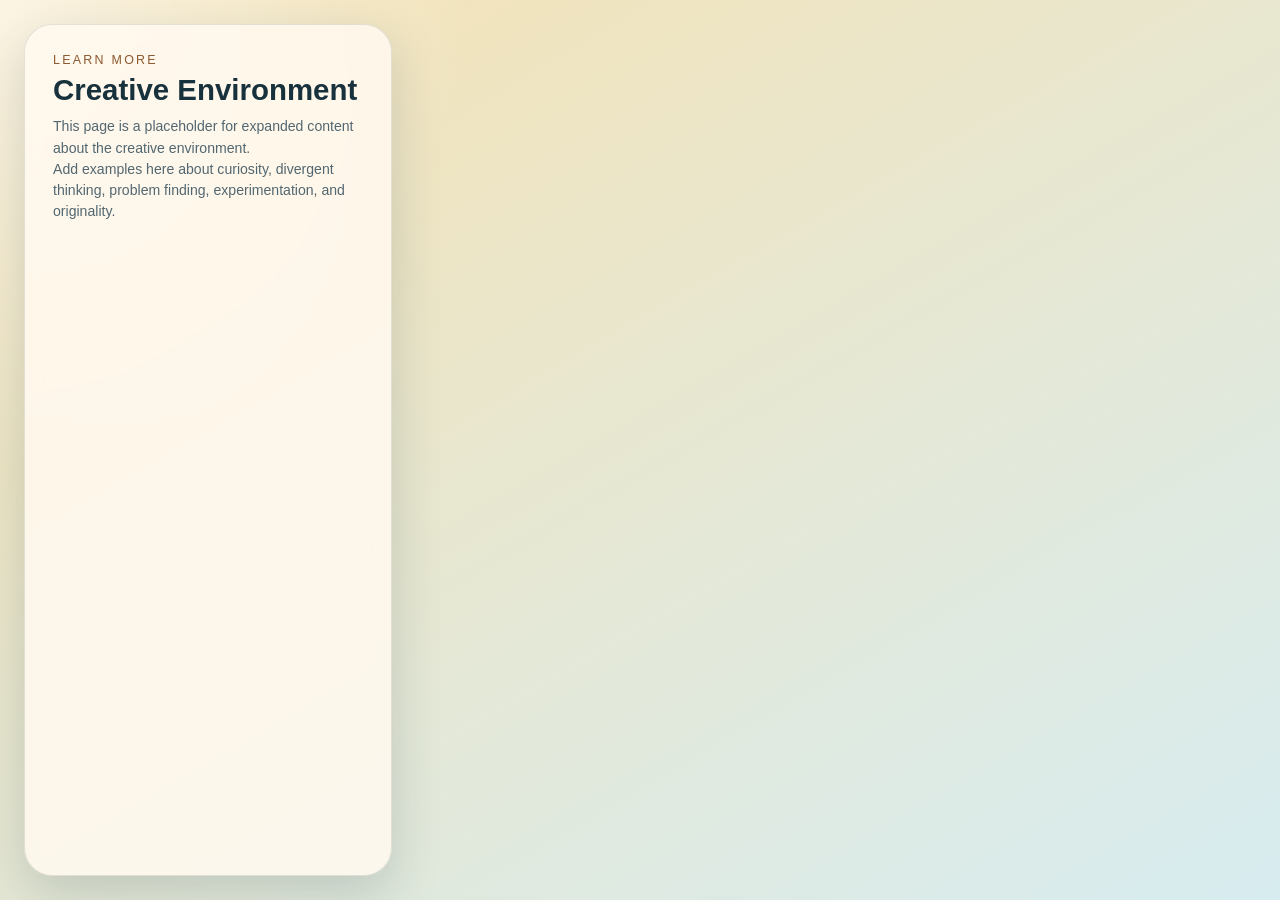
<file: details/creative.html>
<!DOCTYPE html>
<html lang="en">
<head>
  <meta charset="UTF-8">
  <meta name="viewport" content="width=device-width, initial-scale=1.0">
  <title>Creative Environment</title>
  <link rel="stylesheet" href="../styles.css">
</head>
<body>
  <main class="app-shell">
    <section class="intro-panel">
      <p class="eyebrow">Learn More</p>
      <h1>Creative Environment</h1>
      <p class="intro-copy">
        This page is a placeholder for expanded content about the creative environment.
      </p>
      <p class="intro-copy">
        Add examples here about curiosity, divergent thinking, problem finding, experimentation, and originality.
      </p>
    </section>
  </main>
</body>
</html>
</file>
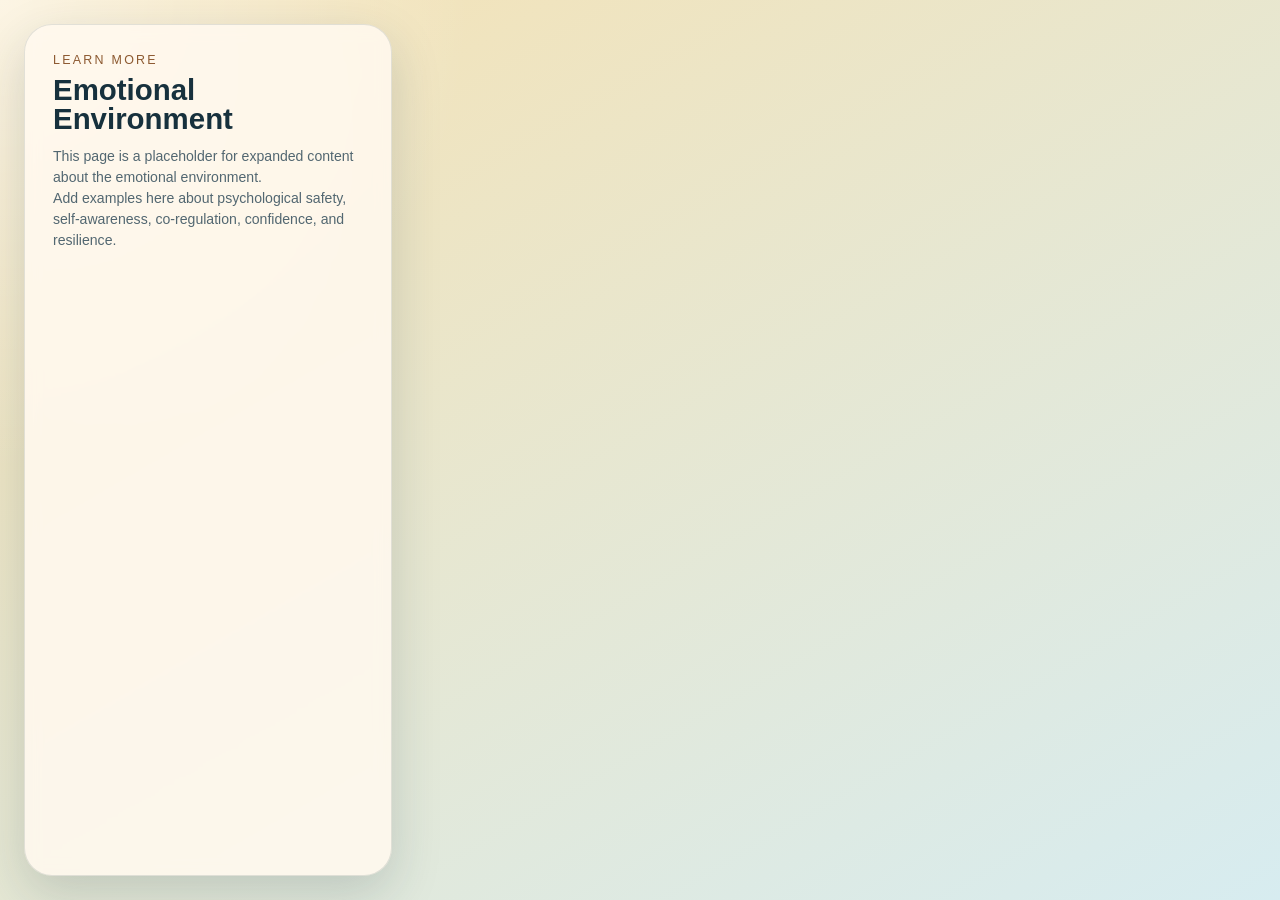
<file: details/emotional.html>
<!DOCTYPE html>
<html lang="en">
<head>
  <meta charset="UTF-8">
  <meta name="viewport" content="width=device-width, initial-scale=1.0">
  <title>Emotional Environment</title>
  <link rel="stylesheet" href="../styles.css">
</head>
<body>
  <main class="app-shell">
    <section class="intro-panel">
      <p class="eyebrow">Learn More</p>
      <h1>Emotional Environment</h1>
      <p class="intro-copy">
        This page is a placeholder for expanded content about the emotional environment.
      </p>
      <p class="intro-copy">
        Add examples here about psychological safety, self-awareness, co-regulation, confidence, and resilience.
      </p>
    </section>
  </main>
</body>
</html>
</file>
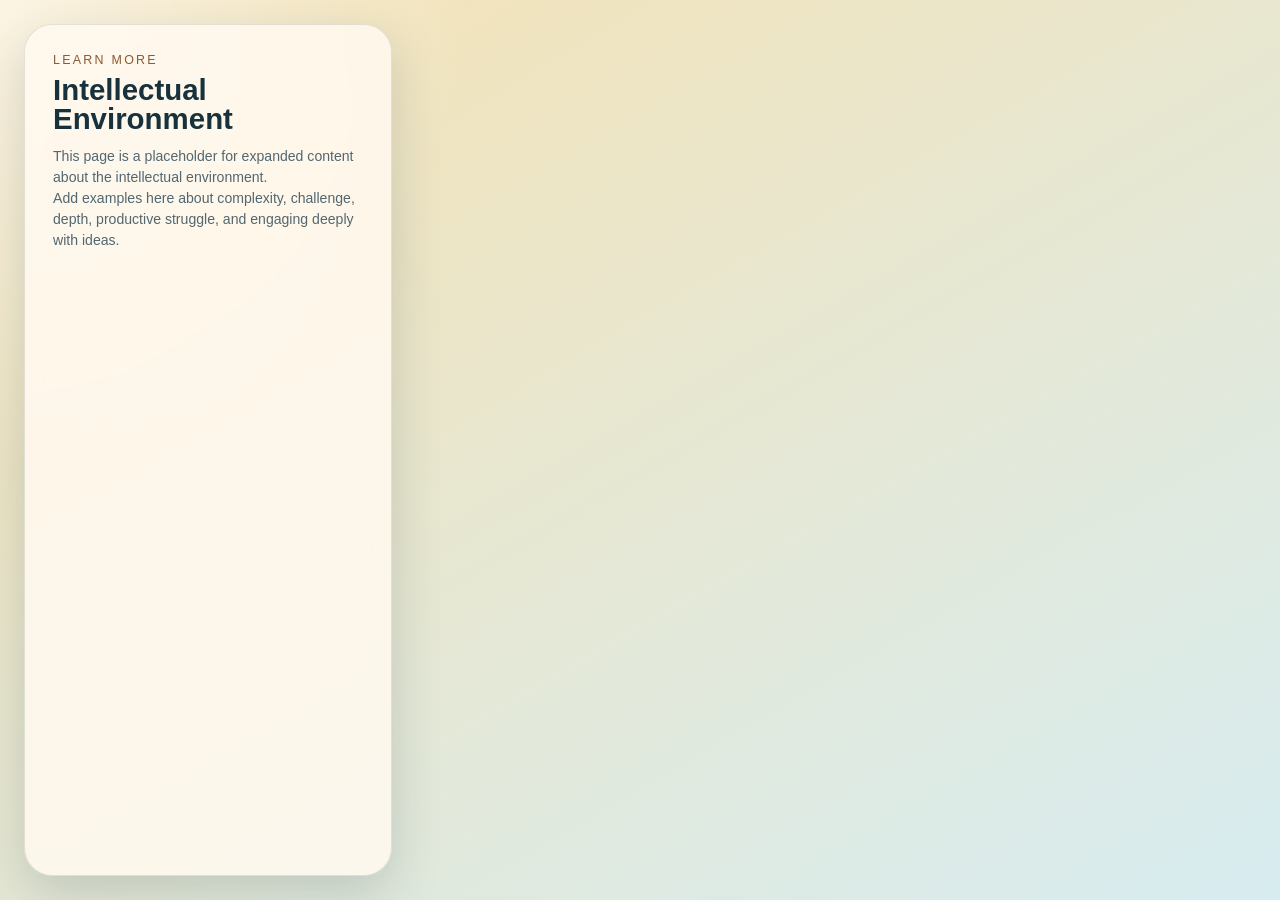
<file: details/intellectual.html>
<!DOCTYPE html>
<html lang="en">
<head>
  <meta charset="UTF-8">
  <meta name="viewport" content="width=device-width, initial-scale=1.0">
  <title>Intellectual Environment</title>
  <link rel="stylesheet" href="../styles.css">
</head>
<body>
  <main class="app-shell">
    <section class="intro-panel">
      <p class="eyebrow">Learn More</p>
      <h1>Intellectual Environment</h1>
      <p class="intro-copy">
        This page is a placeholder for expanded content about the intellectual environment.
      </p>
      <p class="intro-copy">
        Add examples here about complexity, challenge, depth, productive struggle, and engaging deeply with ideas.
      </p>
    </section>
  </main>
</body>
</html>
</file>
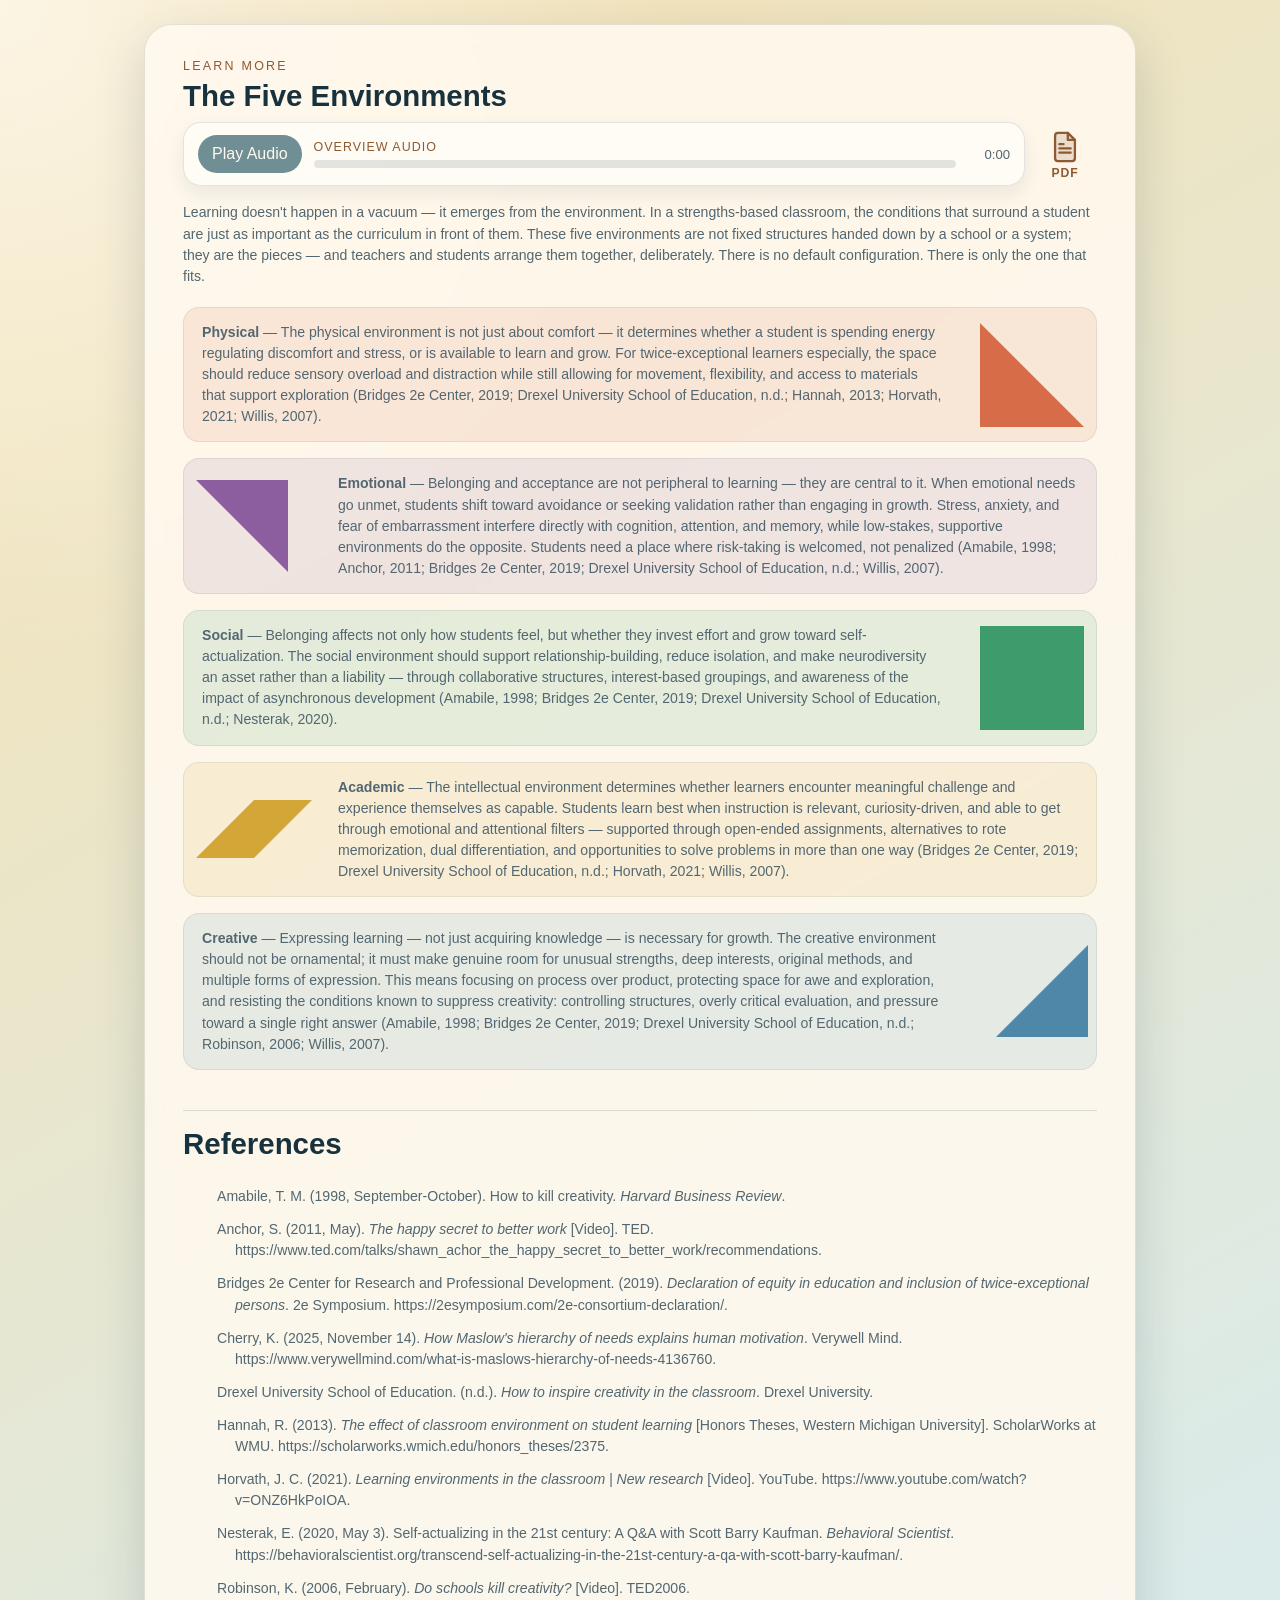
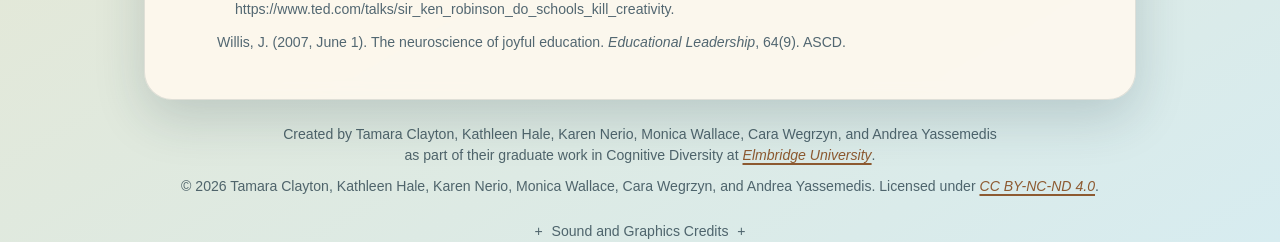
<file: details/overview.html>
<!DOCTYPE html>
<html lang="en">
<head>
  <meta charset="UTF-8">
  <meta name="viewport" content="width=device-width, initial-scale=1.0">
  <title>Learn</title>
  <link rel="icon" href="../favicon.ico" type="image/x-icon">
  <link rel="stylesheet" href="../styles.css">
</head>
<body class="detail-page">
  <main class="app-shell">
    <section class="intro-panel">
      <p class="eyebrow">Learn More</p>
      <h1>The Five Environments</h1>
      <div class="detail-media-row">
        <div class="intro-audio-player">
          <button id="detail-audio-toggle" class="intro-audio-toggle" type="button" aria-label="Play overview audio">Play Audio</button>
          <div class="intro-audio-meta">
            <div class="intro-audio-track">Overview Audio</div>
            <div class="intro-audio-progress">
              <div id="detail-audio-progress-fill" class="intro-audio-progress-fill"></div>
            </div>
          </div>
          <div id="detail-audio-time" class="intro-audio-time">0:00</div>
          <audio id="detail-audio" preload="metadata" src="../environments.mp3"></audio>
        </div>
        <a class="detail-pdf-link" href="../5-environments-tangrams.pdf" download aria-label="Download PDF">
          <svg viewBox="0 0 24 24" aria-hidden="true" focusable="false">
            <path d="M7 2h7l5 5v13a2 2 0 0 1-2 2H7a2 2 0 0 1-2-2V4a2 2 0 0 1 2-2Z" fill="currentColor" opacity="0.16"></path>
            <path d="M14 2v5h5" fill="none" stroke="currentColor" stroke-width="1.6" stroke-linecap="round" stroke-linejoin="round"></path>
            <path d="M7 2h7l5 5v13a2 2 0 0 1-2 2H7a2 2 0 0 1-2-2V4a2 2 0 0 1 2-2Z" fill="none" stroke="currentColor" stroke-width="1.6" stroke-linecap="round" stroke-linejoin="round"></path>
            <path d="M8 16h8" fill="none" stroke="currentColor" stroke-width="1.6" stroke-linecap="round"></path>
            <path d="M8 13h8" fill="none" stroke="currentColor" stroke-width="1.6" stroke-linecap="round"></path>
            <path d="M8 10h3" fill="none" stroke="currentColor" stroke-width="1.6" stroke-linecap="round"></path>
          </svg>
          <span>PDF</span>
        </a>
      </div>
      <p class="intro-copy">
        Learning doesn't happen in a vacuum &mdash; it emerges from the environment. In a strengths-based classroom, the conditions that surround a student are just as important as the curriculum in front of them. These five environments are not fixed structures handed down by a school or a system; they are the pieces &mdash; and teachers and students arrange them together, deliberately. There is no default configuration. There is only the one that fits.
      </p>
      <p id="environment-list-top" class="detail-copy"></p>
      <ul class="detail-list">
        <li id="env-physical">
          <svg class="detail-env-art detail-env-art-right" viewBox="0 0 210 210" aria-hidden="true" style="color:#d76c49;">
            <polygon points="0,210 0,0 210,210"></polygon>
          </svg>
          <div class="detail-env-copy"><strong>Physical</strong> &mdash; The physical environment is not just about comfort &mdash; it determines whether a student is spending energy regulating discomfort and stress, or is available to learn and grow. For twice-exceptional learners especially, the space should reduce sensory overload and distraction while still allowing for movement, flexibility, and access to materials that support exploration (Bridges 2e Center, 2019; Drexel University School of Education, n.d.; Hannah, 2013; Horvath, 2021; Willis, 2007).</div>
        </li>
        <li id="env-emotional">
          <svg class="detail-env-art detail-env-art-left" viewBox="0 0 148.5 148.5" aria-hidden="true" style="color:#8c5e9f; transform: translateY(-50%) scale(-1, -1);">
            <polygon points="0,148.5 0,0 148.5,148.5"></polygon>
          </svg>
          <div class="detail-env-copy"><strong>Emotional</strong> &mdash; Belonging and acceptance are not peripheral to learning &mdash; they are central to it. When emotional needs go unmet, students shift toward avoidance or seeking validation rather than engaging in growth. Stress, anxiety, and fear of embarrassment interfere directly with cognition, attention, and memory, while low-stakes, supportive environments do the opposite. Students need a place where risk-taking is welcomed, not penalized (Amabile, 1998; Anchor, 2011; Bridges 2e Center, 2019; Drexel University School of Education, n.d.; Willis, 2007).</div>
        </li>
        <li id="env-social">
          <svg class="detail-env-art detail-env-art-right" viewBox="0 0 105 105" aria-hidden="true" style="color:#3e9b6b;">
            <polygon points="0,0 105,0 105,105 0,105"></polygon>
          </svg>
          <div class="detail-env-copy"><strong>Social</strong> &mdash; Belonging affects not only how students feel, but whether they invest effort and grow toward self-actualization. The social environment should support relationship-building, reduce isolation, and make neurodiversity an asset rather than a liability &mdash; through collaborative structures, interest-based groupings, and awareness of the impact of asynchronous development (Amabile, 1998; Bridges 2e Center, 2019; Drexel University School of Education, n.d.; Nesterak, 2020).</div>
        </li>
        <li id="env-academic">
          <svg class="detail-env-art detail-env-art-left" viewBox="0 0 210 105" aria-hidden="true" style="color:#d2a637; width:116px; height:116px;">
            <polygon points="0,105 105,0 210,0 105,105"></polygon>
          </svg>
          <div class="detail-env-copy"><strong>Academic</strong> &mdash; The intellectual environment determines whether learners encounter meaningful challenge and experience themselves as capable. Students learn best when instruction is relevant, curiosity-driven, and able to get through emotional and attentional filters &mdash; supported through open-ended assignments, alternatives to rote memorization, dual differentiation, and opportunities to solve problems in more than one way (Bridges 2e Center, 2019; Drexel University School of Education, n.d.; Horvath, 2021; Willis, 2007).</div>
        </li>
        <li id="env-creative">
          <svg class="detail-env-art detail-env-art-right" viewBox="0 0 210 210" aria-hidden="true" style="color:#4d88a8; transform: translateY(-50%) scaleX(-1);">
            <polygon points="0,210 0,0 210,210"></polygon>
          </svg>
          <div class="detail-env-copy"><strong>Creative</strong> &mdash; Expressing learning &mdash; not just acquiring knowledge &mdash; is necessary for growth. The creative environment should not be ornamental; it must make genuine room for unusual strengths, deep interests, original methods, and multiple forms of expression. This means focusing on process over product, protecting space for awe and exploration, and resisting the conditions known to suppress creativity: controlling structures, overly critical evaluation, and pressure toward a single right answer (Amabile, 1998; Bridges 2e Center, 2019; Drexel University School of Education, n.d.; Robinson, 2006; Willis, 2007).</div>
        </li>
      </ul>
      <section class="detail-references" aria-labelledby="references-heading">
        <p id="references-heading" class="detail-copy detail-references-heading">References</p>
        <ul class="detail-reference-list">
          <li id="ref-1">Amabile, T. M. (1998, September-October). How to kill creativity. <em>Harvard Business Review</em>.</li>
          <li id="ref-2">Anchor, S. (2011, May). <em>The happy secret to better work</em> [Video]. TED. https://www.ted.com/talks/shawn_achor_the_happy_secret_to_better_work/recommendations.</li>
          <li id="ref-3">Bridges 2e Center for Research and Professional Development. (2019). <em>Declaration of equity in education and inclusion of twice-exceptional persons</em>. 2e Symposium. https://2esymposium.com/2e-consortium-declaration/.</li>
          <li id="ref-4">Cherry, K. (2025, November 14). <em>How Maslow's hierarchy of needs explains human motivation</em>. Verywell Mind. https://www.verywellmind.com/what-is-maslows-hierarchy-of-needs-4136760.</li>
          <li id="ref-5">Drexel University School of Education. (n.d.). <em>How to inspire creativity in the classroom</em>. Drexel University.</li>
          <li id="ref-6">Hannah, R. (2013). <em>The effect of classroom environment on student learning</em> [Honors Theses, Western Michigan University]. ScholarWorks at WMU. https://scholarworks.wmich.edu/honors_theses/2375.</li>
          <li id="ref-7">Horvath, J. C. (2021). <em>Learning environments in the classroom | New research</em> [Video]. YouTube. https://www.youtube.com/watch?v=ONZ6HkPoIOA.</li>
          <li id="ref-8">Nesterak, E. (2020, May 3). Self-actualizing in the 21st century: A Q&amp;A with Scott Barry Kaufman. <em>Behavioral Scientist</em>. https://behavioralscientist.org/transcend-self-actualizing-in-the-21st-century-a-qa-with-scott-barry-kaufman/.</li>
          <li id="ref-9">Robinson, K. (2006, February). <em>Do schools kill creativity?</em> [Video]. TED2006. https://www.ted.com/talks/sir_ken_robinson_do_schools_kill_creativity.</li>
          <li id="ref-10">Willis, J. (2007, June 1). The neuroscience of joyful education. <em>Educational Leadership</em>, 64(9). ASCD.</li>
        </ul>
      </section>
    </section>
  </main>
  <footer class="main-credits">
    <p>Created by Tamara Clayton, Kathleen Hale, Karen Nerio, Monica Wallace, Cara Wegrzyn, and Andrea Yassemedis<br>as part of their graduate work in Cognitive Diversity at <a class="intro-link" href="https://elmbridge.edu/" target="_blank" rel="noreferrer noopener">Elmbridge University</a>.</p>
    <p class="main-license">&copy; 2026 Tamara Clayton, Kathleen Hale, Karen Nerio, Monica Wallace, Cara Wegrzyn, and Andrea Yassemedis. Licensed under <a class="intro-link" href="https://creativecommons.org/licenses/by-nc-nd/4.0/" target="_blank" rel="noreferrer noopener">CC BY-NC-ND 4.0</a>.</p>
  </footer>
  <footer class="detail-references detail-sound-credits">
    <details class="detail-credits-disclosure">
      <summary id="sound-credits-heading" class="detail-copy detail-references-heading">Sound and Graphics Credits</summary>
      <ul class="detail-reference-list">
        <li>Student avatars created with <a class="intro-link" href="https://avatarmaker.com" target="_blank" rel="noreferrer noopener">AvatarMaker</a>.</li>
        <li>Modified tangram graphics adapted from &ldquo;Cat,&rdquo; &ldquo;Dancer,&rdquo; &ldquo;Tree,&rdquo; and &ldquo;Tangram Pattern,&rdquo; ClipArt ETC, Florida Center for Instructional Technology, University of South Florida: <a class="intro-link" href="https://etc.usf.edu/clipart/" target="_blank" rel="noreferrer noopener">https://etc.usf.edu/clipart/</a></li>
        <li><em>Dragging chess pieces on the chess board.wav</em> by BiancaBothaPure -- <a class="intro-link" href="https://freesound.org/s/437486/" target="_blank" rel="noreferrer noopener">Freesound</a> -- License: Attribution NonCommercial 4.0. Modified from original.</li>
        <li><em>Dropping chess pieces on chess board.wav</em> by BiancaBothaPure -- <a class="intro-link" href="https://freesound.org/s/437485/" target="_blank" rel="noreferrer noopener">Freesound</a> -- License: Attribution NonCommercial 4.0. Modified from original.</li>
        <li><em>Placing chess pieces on chess board.wav</em> by BiancaBothaPure -- <a class="intro-link" href="https://freesound.org/s/437484/" target="_blank" rel="noreferrer noopener">Freesound</a> -- License: Attribution NonCommercial 4.0. Modified from original.</li>
        <li><em>Videogame Menu BUTTON CLICK</em> by Christopherderp -- <a class="intro-link" href="https://freesound.org/s/342200/" target="_blank" rel="noreferrer noopener">Freesound</a> -- License: Creative Commons 0.</li>
        <li>Audio narration generated with Google Cloud Text-to-Speech using the <code>en-US-Chirp3-HD-Aoede</code> voice.</li>
      </ul>
    </details>
  </footer>
  <script>
    const detailAudio = document.getElementById("detail-audio");
    const detailAudioToggle = document.getElementById("detail-audio-toggle");
    const detailAudioProgressFill = document.getElementById("detail-audio-progress-fill");
    const detailAudioTime = document.getElementById("detail-audio-time");
    const clickSound = new Audio("../click.mp3");
    clickSound.preload = "auto";
    clickSound.volume = 0.28;
    function playClickSound() {
      clickSound.currentTime = 0;
      clickSound.play().catch(() => {});
    }

    function formatTime(seconds) {
      if (!Number.isFinite(seconds) || seconds < 0) {
        return "0:00";
      }
      const whole = Math.floor(seconds);
      const mins = Math.floor(whole / 60);
      const secs = whole % 60;
      return `${mins}:${String(secs).padStart(2, "0")}`;
    }

    function updateDetailAudioUi() {
      if (!detailAudio || !detailAudioToggle || !detailAudioProgressFill || !detailAudioTime) {
        return;
      }

      const progress = detailAudio.duration ? (detailAudio.currentTime / detailAudio.duration) * 100 : 0;
      detailAudioProgressFill.style.width = `${progress}%`;
      detailAudioTime.textContent = formatTime(detailAudio.currentTime);
      detailAudioToggle.textContent = detailAudio.paused ? "Play Audio" : "Pause Audio";
    }

    if (detailAudio && detailAudioToggle) {
      detailAudioToggle.addEventListener("click", () => {
        playClickSound();
        if (detailAudio.paused) {
          detailAudio.play().catch(() => {});
        } else {
          detailAudio.pause();
        }
      });
      detailAudio.addEventListener("timeupdate", updateDetailAudioUi);
      detailAudio.addEventListener("loadedmetadata", updateDetailAudioUi);
      detailAudio.addEventListener("play", updateDetailAudioUi);
      detailAudio.addEventListener("pause", updateDetailAudioUi);
      detailAudio.addEventListener("ended", updateDetailAudioUi);
      updateDetailAudioUi();
    }

    document.querySelectorAll("a").forEach((link) => {
      link.addEventListener("click", () => {
        playClickSound();
      });
    });
  </script>
</body>
</html>
</file>
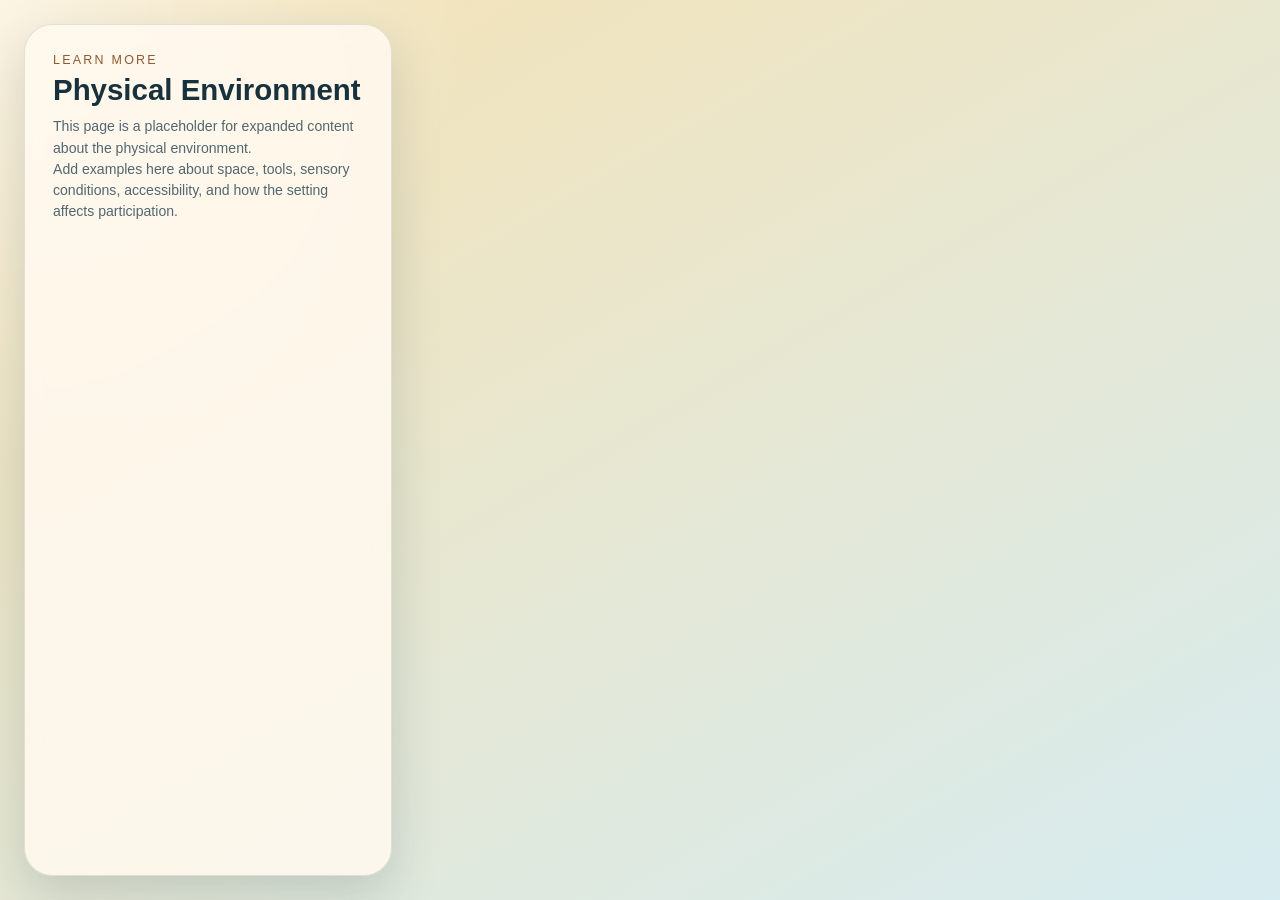
<file: details/physical.html>
<!DOCTYPE html>
<html lang="en">
<head>
  <meta charset="UTF-8">
  <meta name="viewport" content="width=device-width, initial-scale=1.0">
  <title>Physical Environment</title>
  <link rel="stylesheet" href="../styles.css">
</head>
<body>
  <main class="app-shell">
    <section class="intro-panel">
      <p class="eyebrow">Learn More</p>
      <h1>Physical Environment</h1>
      <p class="intro-copy">
        This page is a placeholder for expanded content about the physical environment.
      </p>
      <p class="intro-copy">
        Add examples here about space, tools, sensory conditions, accessibility, and how the setting affects participation.
      </p>
    </section>
  </main>
</body>
</html>
</file>
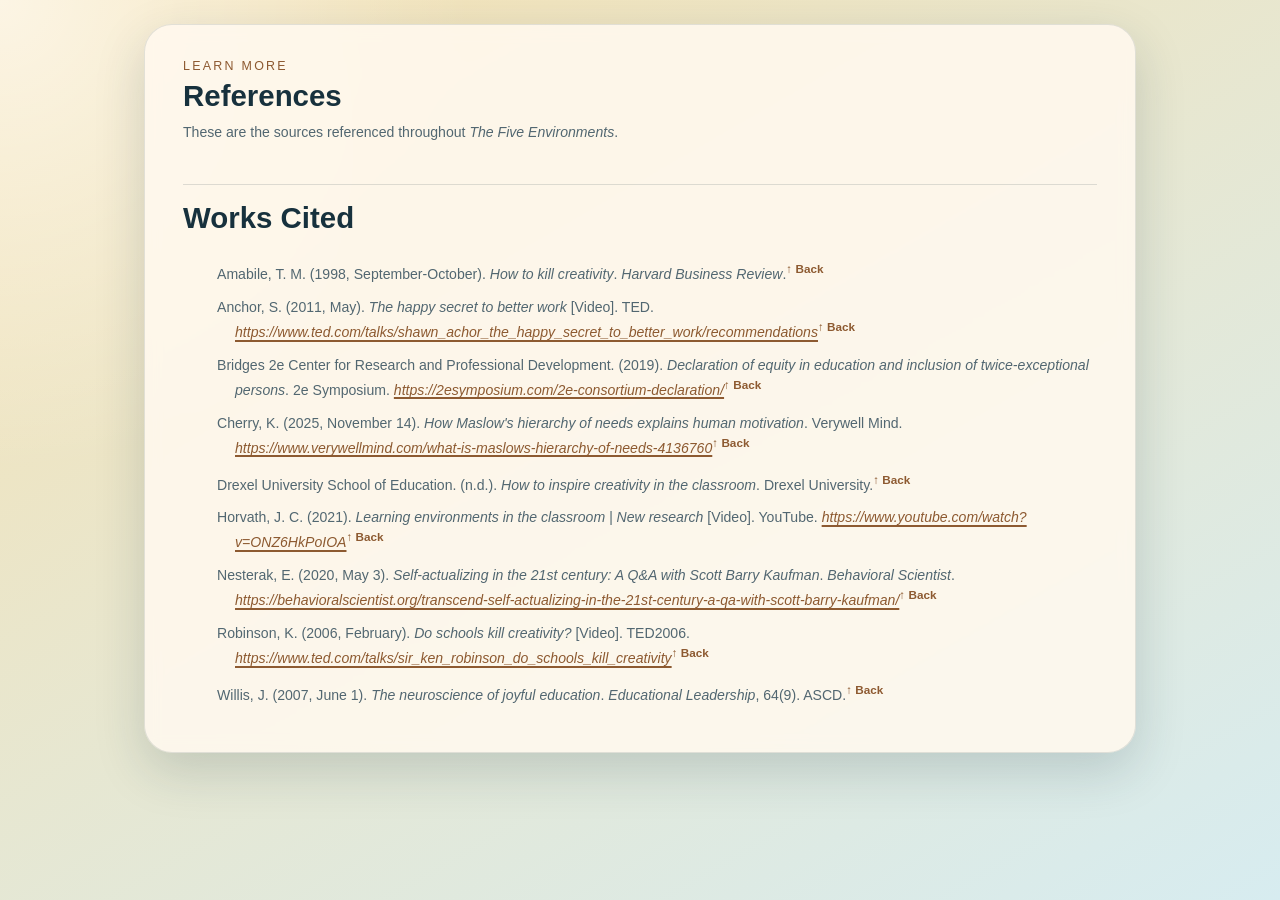
<file: details/references.html>
<!DOCTYPE html>
<html lang="en">
<head>
  <meta charset="UTF-8">
  <meta name="viewport" content="width=device-width, initial-scale=1.0">
  <title>References | The Five Environments</title>
  <link rel="icon" href="../favicon.ico" type="image/x-icon">
  <link rel="stylesheet" href="../styles.css">
</head>
<body class="detail-page">
  <main class="app-shell">
    <section class="intro-panel">
      <p class="eyebrow">Learn More</p>
      <h1 id="references-top">References</h1>
      <p class="intro-copy">
        These are the sources referenced throughout <em>The Five Environments</em>.
      </p>

      <section class="detail-references" aria-labelledby="references-heading">
        <p id="references-heading" class="detail-copy detail-references-heading">Works Cited</p>
        <ol class="detail-reference-list">
          <li id="ref-1">Amabile, T. M. (1998, September-October). <em>How to kill creativity</em>. <em>Harvard Business Review</em>.<sup><a class="detail-ref-link" href="#references-top">↑ Back</a></sup></li>
          <li id="ref-2">Anchor, S. (2011, May). <em>The happy secret to better work</em> [Video]. TED. <a class="intro-link" href="https://www.ted.com/talks/shawn_achor_the_happy_secret_to_better_work/recommendations" target="_blank" rel="noreferrer noopener">https://www.ted.com/talks/shawn_achor_the_happy_secret_to_better_work/recommendations</a><sup><a class="detail-ref-link" href="#references-top">↑ Back</a></sup></li>
          <li id="ref-3">Bridges 2e Center for Research and Professional Development. (2019). <em>Declaration of equity in education and inclusion of twice-exceptional persons</em>. 2e Symposium. <a class="intro-link" href="https://2esymposium.com/2e-consortium-declaration/" target="_blank" rel="noreferrer noopener">https://2esymposium.com/2e-consortium-declaration/</a><sup><a class="detail-ref-link" href="#references-top">↑ Back</a></sup></li>
          <li id="ref-4">Cherry, K. (2025, November 14). <em>How Maslow's hierarchy of needs explains human motivation</em>. Verywell Mind. <a class="intro-link" href="https://www.verywellmind.com/what-is-maslows-hierarchy-of-needs-4136760" target="_blank" rel="noreferrer noopener">https://www.verywellmind.com/what-is-maslows-hierarchy-of-needs-4136760</a><sup><a class="detail-ref-link" href="#references-top">↑ Back</a></sup></li>
          <li id="ref-5">Drexel University School of Education. (n.d.). <em>How to inspire creativity in the classroom</em>. Drexel University.<sup><a class="detail-ref-link" href="#references-top">↑ Back</a></sup></li>
          <li id="ref-6">Horvath, J. C. (2021). <em>Learning environments in the classroom | New research</em> [Video]. YouTube. <a class="intro-link" href="https://www.youtube.com/watch?v=ONZ6HkPoIOA" target="_blank" rel="noreferrer noopener">https://www.youtube.com/watch?v=ONZ6HkPoIOA</a><sup><a class="detail-ref-link" href="#references-top">↑ Back</a></sup></li>
          <li id="ref-7">Nesterak, E. (2020, May 3). <em>Self-actualizing in the 21st century: A Q&amp;A with Scott Barry Kaufman</em>. <em>Behavioral Scientist</em>. <a class="intro-link" href="https://behavioralscientist.org/transcend-self-actualizing-in-the-21st-century-a-qa-with-scott-barry-kaufman/" target="_blank" rel="noreferrer noopener">https://behavioralscientist.org/transcend-self-actualizing-in-the-21st-century-a-qa-with-scott-barry-kaufman/</a><sup><a class="detail-ref-link" href="#references-top">↑ Back</a></sup></li>
          <li id="ref-8">Robinson, K. (2006, February). <em>Do schools kill creativity?</em> [Video]. TED2006. <a class="intro-link" href="https://www.ted.com/talks/sir_ken_robinson_do_schools_kill_creativity" target="_blank" rel="noreferrer noopener">https://www.ted.com/talks/sir_ken_robinson_do_schools_kill_creativity</a><sup><a class="detail-ref-link" href="#references-top">↑ Back</a></sup></li>
          <li id="ref-9">Willis, J. (2007, June 1). <em>The neuroscience of joyful education</em>. <em>Educational Leadership</em>, 64(9). ASCD.<sup><a class="detail-ref-link" href="#references-top">↑ Back</a></sup></li>
        </ol>
      </section>
    </section>
  </main>
</body>
</html>
</file>
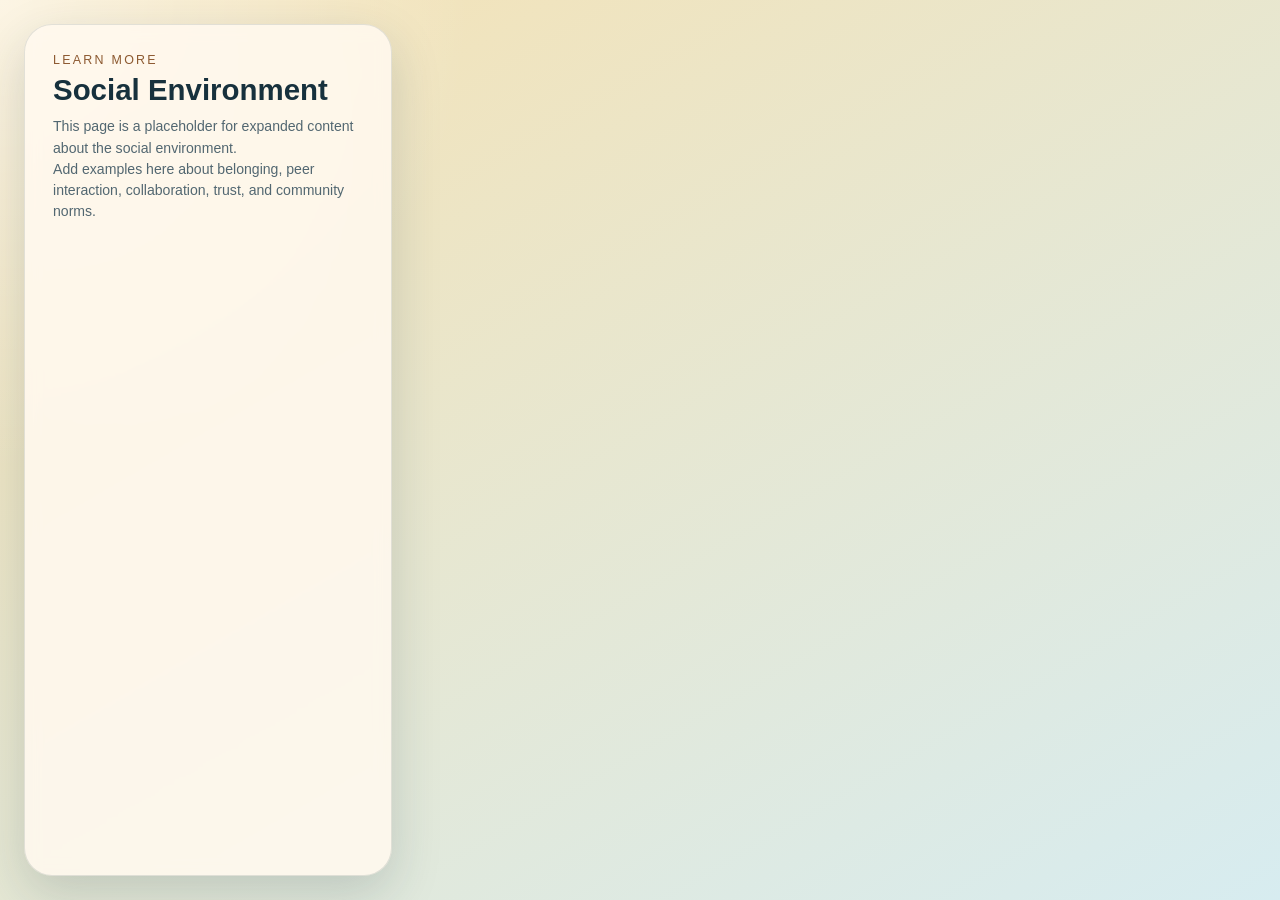
<file: details/social.html>
<!DOCTYPE html>
<html lang="en">
<head>
  <meta charset="UTF-8">
  <meta name="viewport" content="width=device-width, initial-scale=1.0">
  <title>Social Environment</title>
  <link rel="stylesheet" href="../styles.css">
</head>
<body>
  <main class="app-shell">
    <section class="intro-panel">
      <p class="eyebrow">Learn More</p>
      <h1>Social Environment</h1>
      <p class="intro-copy">
        This page is a placeholder for expanded content about the social environment.
      </p>
      <p class="intro-copy">
        Add examples here about belonging, peer interaction, collaboration, trust, and community norms.
      </p>
    </section>
  </main>
</body>
</html>
</file>
<file: styles.css>
:root {
  --bg-top: #f6e2b3;
  --bg-bottom: #d7ecf0;
  --panel: rgba(255, 249, 238, 0.88);
  --ink: #17313d;
  --muted: #526771;
  --board: #fcf4e6;
  --board-line: rgba(23, 49, 61, 0.1);
  --shadow: 0 18px 50px rgba(30, 58, 69, 0.18);
}

* {
  box-sizing: border-box;
}

body {
  margin: 0;
  min-height: 100vh;
  font-family: "Trebuchet MS", "Avenir Next", Avenir, "Segoe UI", sans-serif;
  color: var(--ink);
  background:
    radial-gradient(circle at top left, rgba(255, 255, 255, 0.65), transparent 30%),
    linear-gradient(150deg, var(--bg-top), var(--bg-bottom));
}

.main-credits {
  padding: 0 24px 24px;
}

.main-credits p {
  margin: 0;
  font-size: 0.88rem;
  line-height: 1.5;
  color: rgba(23, 49, 61, 0.72);
  text-align: center;
}

.main-credits .main-license {
  margin-top: 10px;
  font-size: 0.88rem;
  line-height: 1.5;
}

button {
  font: inherit;
}

.app-shell {
  display: grid;
  grid-template-columns: 368px minmax(0, 1fr);
  gap: 24px;
  padding: 24px;
  min-height: 100vh;
}

.intro-panel,
.game-panel {
  background: var(--panel);
  border: 1px solid rgba(23, 49, 61, 0.12);
  border-radius: 28px;
  box-shadow: var(--shadow);
  backdrop-filter: blur(8px);
}

.intro-panel {
  padding: 28px;
  min-height: 640px;
}


.eyebrow,
.how-to-kicker,
.board-title,
.modal-kicker {
  margin: 0 0 8px;
  text-transform: uppercase;
  letter-spacing: 0.18em;
  font-size: 0.78rem;
  color: #8d5a31;
}

.accent-emphasis {
  color: #8d5a31;
}

h1 {
  margin: 0 0 12px;
  font-size: clamp(1.35rem, 2.3vw, 2rem);
  line-height: 1;
  max-width: 100%;
}

.intro-audio-player {
  display: grid;
  grid-template-columns: auto 1fr auto;
  gap: 12px;
  align-items: center;
  margin: 0 0 16px;
  padding: 12px 14px;
  border: 1px solid rgba(23, 49, 61, 0.12);
  border-radius: 18px;
  background: rgba(255, 253, 248, 0.82);
  box-shadow: 0 8px 18px rgba(23, 49, 61, 0.08);
}

.detail-media-row {
  display: grid;
  grid-template-columns: minmax(0, 1fr) auto;
  gap: 8px;
  align-items: center;
  margin: 0 0 16px;
}

.detail-page .detail-media-row .intro-audio-player {
  margin: 0;
}

.detail-pdf-link {
  display: inline-flex;
  flex-direction: column;
  align-items: center;
  justify-content: center;
  gap: 2px;
  width: 64px;
  height: 64px;
  padding: 0;
  border: 0;
  border-radius: 999px;
  background: transparent;
  box-shadow: none;
  color: #8d5a31;
  text-decoration: none;
  transition: transform 140ms ease, color 140ms ease;
  flex: 0 0 auto;
}

.detail-pdf-link:hover,
.detail-pdf-link:focus-visible {
  transform: translateY(-1px);
  color: #74478a;
  outline: none;
}

.detail-pdf-link svg {
  width: 34px;
  height: 34px;
}

.detail-pdf-link span {
  display: block;
  margin-top: 1px;
  font-size: 0.76rem;
  line-height: 1;
  letter-spacing: 0.08em;
  font-weight: 700;
}

.intro-audio-toggle {
  border: 0;
  border-radius: 999px;
  padding: 10px 14px;
  background: #6f8f95;
  color: #fff9ef;
  cursor: pointer;
}

.intro-audio-meta {
  min-width: 0;
}

.intro-audio-track {
  margin-bottom: 6px;
  font-size: 0.78rem;
  letter-spacing: 0.08em;
  text-transform: uppercase;
  color: #8d5a31;
}

.intro-audio-progress {
  height: 8px;
  border-radius: 999px;
  background: rgba(82, 103, 113, 0.16);
  overflow: hidden;
}

.intro-audio-progress-fill {
  height: 100%;
  width: 0%;
  border-radius: inherit;
  background: linear-gradient(90deg, #d2a637, #4d88a8);
}

.intro-audio-time {
  min-width: 42px;
  text-align: right;
  font-size: 0.82rem;
  color: var(--muted);
}

#intro-audio {
  display: none;
}

.learn-more-button {
  border: 0;
  border-radius: 999px;
  padding: 12px 18px;
  background: #d2a637;
  color: #fff9ef;
  cursor: pointer;
  box-shadow: 0 10px 20px rgba(23, 49, 61, 0.18);
}

.intro-copy,
.board-subtitle,
#modal-body {
  margin: 0;
  line-height: 1.5;
  color: var(--muted);
  font-size: 0.9rem;
}

#avatar-modal-body {
  margin: 0;
  line-height: 1.5;
  color: var(--muted);
  font-size: 0.9rem;
}

.intro-copy {
  font-size: 0.88rem;
}

.intro-link {
  color: #8d5a31;
  font-style: italic;
  text-decoration-thickness: 2px;
  text-underline-offset: 3px;
}

.intro-link-copy,
.modal-link-copy {
  margin: 12px 0 0;
  color: var(--muted);
  line-height: 1.5;
  font-size: 0.88rem;
}

.inline-image-link {
  border: 0;
  padding: 0;
  background: transparent;
  color: #8d5a31;
  font: inherit;
  cursor: pointer;
  text-decoration: underline;
  text-decoration-thickness: 2px;
  text-underline-offset: 3px;
}

.tips-list {
  margin: 8px 0 0;
  padding-left: 22px;
  color: var(--ink);
  line-height: 1.45;
  font-size: 0.8rem;
}

.how-to-kicker {
  margin-top: 0;
}

.game-panel {
  padding: 18px;
  display: flex;
  flex-direction: column;
}

.board-header {
  display: grid;
  grid-template-columns: max-content minmax(0, 1fr) max-content;
  gap: 16px;
  align-items: flex-start;
  margin-bottom: 16px;
}

.how-to-bubble {
  max-width: 240px;
  padding: 16px 18px;
  border: 1px solid rgba(23, 49, 61, 0.12);
  border-radius: 20px;
  background: rgba(255, 248, 236, 0.9);
  box-shadow: 0 10px 24px rgba(23, 49, 61, 0.08);
  width: 100%;
  justify-self: center;
}

.board-actions {
  display: flex;
  flex-direction: column;
  gap: 10px;
  align-items: stretch;
  justify-self: end;
}

.avatar-strip {
  display: flex;
  flex-wrap: wrap;
  gap: 22px;
  align-items: flex-start;
  min-width: 0;
}

.avatar-chip {
  width: 100px;
  text-align: center;
}

.avatar-portrait,
.avatar-modal-portrait {
  border-radius: 50%;
  border: 2px solid rgba(23, 49, 61, 0.14);
  box-shadow: 0 10px 18px rgba(23, 49, 61, 0.14);
  background:
    radial-gradient(circle at 50% 34%, rgba(255, 255, 255, 0.75) 0 18%, transparent 19%),
    radial-gradient(circle at 50% 74%, rgba(23, 49, 61, 0.45) 0 30%, transparent 31%),
    linear-gradient(180deg, var(--avatar-top), var(--avatar-bottom));
}

.avatar-image-backed {
  background:
    center / cover no-repeat var(--avatar-image),
    linear-gradient(180deg, var(--avatar-top), var(--avatar-bottom));
}

.avatar-portrait {
  width: 92px;
  height: 92px;
  margin: 0 auto 8px;
}

.avatar-name {
  border: 0;
  padding: 0;
  background: transparent;
  color: #8d5a31;
  font: inherit;
  font-size: 0.78rem;
  line-height: 1.2;
  cursor: pointer;
  text-decoration: underline;
  text-decoration-thickness: 2px;
  text-underline-offset: 3px;
}

.reset-button {
  border: 0;
  border-radius: 999px;
  padding: 12px 18px;
  background: #3e9b6b;
  color: #fff9ef;
  cursor: pointer;
  box-shadow: 0 10px 20px rgba(23, 49, 61, 0.18);
}

.solve-button {
  border: 0;
  border-radius: 999px;
  padding: 12px 18px;
  background: #d76c49;
  color: #fff9ef;
  cursor: pointer;
  box-shadow: 0 10px 20px rgba(23, 49, 61, 0.18);
}

.board {
  position: relative;
  overflow: hidden;
  min-height: 640px;
  border-radius: 24px;
  border: 1px solid rgba(23, 49, 61, 0.08);
  background:
    linear-gradient(180deg, rgba(255, 255, 255, 0.45), transparent 35%),
    var(--board);
}

.board-grid {
  position: absolute;
  inset: 0;
  background-image:
    linear-gradient(var(--board-line) 1px, transparent 1px),
    linear-gradient(90deg, var(--board-line) 1px, transparent 1px);
  background-size: 56px 56px;
  mask-image: linear-gradient(to bottom, rgba(0, 0, 0, 0.85), rgba(0, 0, 0, 0.35));
}

.solve-overlay {
  position: absolute;
  inset: 0;
  display: flex;
  justify-content: center;
  align-items: flex-start;
  padding: 24px 36px 36px;
  z-index: 30;
  pointer-events: none;
}

.solve-overlay.hidden {
  display: none;
}

.solve-overlay-image {
  display: block;
  max-width: min(100%, 520px);
  max-height: min(100%, 520px);
  width: auto;
  height: auto;
  object-fit: contain;
  filter: drop-shadow(0 18px 20px rgba(23, 49, 61, 0.16));
}

.board.showing-solution .piece {
  display: none;
}

.piece {
  position: absolute;
  border: 0;
  background: none;
  padding: 0;
  cursor: grab;
  touch-action: none;
  user-select: none;
  transform-origin: 50% 50%;
  z-index: 1;
  pointer-events: none;
}

.piece:focus-visible {
  outline: 3px solid rgba(23, 49, 61, 0.5);
  outline-offset: 4px;
}

.piece.dragging,
.piece.rotating {
  z-index: 10;
  cursor: grabbing;
}


.piece-visual {
  position: absolute;
  inset: 0;
  display: grid;
  place-items: center;
  filter: drop-shadow(0 16px 12px rgba(39, 52, 61, 0.18));
}

.piece-svg {
  width: 100%;
  height: 100%;
  overflow: visible;
  transform: scaleX(var(--flip-scale, 1));
  transform-origin: center;
}

.piece-polygon {
  stroke: rgba(16, 31, 39, 0.36);
  stroke-width: 4;
  stroke-linejoin: round;
  pointer-events: auto;
}

.piece-overlay {
  position: absolute;
  left: var(--label-x, 50%);
  top: var(--label-y, 50%);
  display: flex;
  flex-direction: column;
  align-items: center;
  gap: 8px;
  transform: translate(-50%, -50%) rotate(calc(var(--rotation, 0deg) * -1));
  z-index: 4;
  pointer-events: none;
}

.piece-label {
  max-width: var(--label-width, 118px);
  text-align: center;
  font-weight: 700;
  font-size: 1.15rem;
  line-height: 1.15;
  color: #fdfaf2;
  -webkit-text-stroke: 1px var(--muted);
  text-shadow:
    -1px 0 var(--muted),
    0 1px var(--muted),
    1px 0 var(--muted),
    0 -1px var(--muted),
    0 2px 6px rgba(0, 0, 0, 0.18);
  pointer-events: auto;
}

.piece-no-label .piece-label {
  display: none;
}

.piece-no-label .piece-overlay {
  gap: 0;
}

.piece-controls {
  display: flex;
  gap: 8px;
  align-items: center;
  pointer-events: none;
}

.rotate-handle,
.flip-handle {
  position: relative;
  pointer-events: auto;
  border: 0;
  width: 20px;
  height: 20px;
  border-radius: 50%;
  cursor: grab;
  background: #fff9ef;
  box-shadow: 0 8px 18px rgba(23, 49, 61, 0.18);
}

.rotate-handle::before {
  content: "";
  position: absolute;
  inset: 4px;
  border: 1.5px solid #17313d;
  border-right-color: transparent;
  border-radius: 50%;
}

.rotate-handle::after {
  content: "";
  position: absolute;
  right: 4px;
  top: 4px;
  border-left: 4px solid #17313d;
  border-top: 2.5px solid transparent;
  border-bottom: 2.5px solid transparent;
}

.flip-handle {
  cursor: pointer;
  padding: 0;
  display: grid;
  place-items: center;
  font-size: 0.82rem;
  line-height: 1;
  color: #17313d;
  text-align: center;
  text-indent: 0;
}

.piece-no-flip .flip-handle {
  display: none;
}

.piece-no-flip .piece-controls {
  gap: 0;
}

.modal {
  position: fixed;
  inset: 0;
  display: grid;
  place-items: center;
  padding: 20px;
  background: rgba(17, 36, 43, 0.45);
}

.hidden {
  display: none !important;
}

.modal.hidden {
  display: none;
}

#image-modal {
  pointer-events: none;
  background: transparent;
}

#image-modal .image-modal-card {
  pointer-events: auto;
}

#avatar-modal {
  pointer-events: none;
  background: transparent;
}

#avatar-modal .avatar-modal-card {
  pointer-events: auto;
}

.modal-card {
  position: relative;
  width: min(480px, 100%);
  padding: 28px;
  border-radius: 24px;
  background: #fff8ec;
  box-shadow: 0 20px 50px rgba(17, 36, 43, 0.25);
}

.info-modal-card {
  width: min(540px, 100%);
  padding: 26px 24px 22px;
  border: 1px solid rgba(23, 49, 61, 0.12);
  background: rgba(255, 249, 238, 0.98);
  box-shadow: 0 24px 60px rgba(23, 49, 61, 0.18);
  overflow: hidden;
}

.info-modal-card > *:not(.modal-art) {
  position: relative;
  z-index: 1;
}

.info-modal-card h2 {
  margin: 0 0 12px;
  font-size: 1.4rem;
  line-height: 1.1;
}

.info-modal-card #modal-body {
  position: relative;
  z-index: 1;
  margin: 0;
  font-size: 0.92rem;
  line-height: 1.7;
  color: var(--ink);
}

.info-modal-card .modal-close {
  position: absolute;
  top: 10px;
  right: 12px;
  left: auto;
  font-size: 1.7rem;
  color: var(--muted);
}

.modal-art {
  position: absolute;
  inset: 0;
  width: 180px;
  height: 180px;
  margin: auto;
  opacity: 0.16;
  pointer-events: none;
  z-index: 0;
}

.modal-art polygon {
  fill: currentColor;
}

.image-modal-card {
  position: absolute;
  width: min(320px, 100%);
  cursor: grab;
  user-select: none;
}

.image-modal-card.dragging {
  cursor: grabbing;
}

.avatar-modal-card {
  position: absolute;
  width: min(410px, 100%);
  cursor: grab;
  user-select: none;
}

.avatar-modal-card.dragging {
  cursor: grabbing;
}

.image-modal-preview {
  display: block;
  width: min(100%, 240px);
  height: auto;
  margin-top: 10px;
  border-radius: 14px;
  border: 1px solid rgba(23, 49, 61, 0.12);
  pointer-events: none;
}

.image-toggle-link {
  position: absolute;
  right: 18px;
  bottom: 14px;
  border: 0;
  padding: 0;
  background: transparent;
  color: #8d5a31;
  font: inherit;
  font-style: italic;
  cursor: pointer;
  text-decoration: underline;
  text-decoration-thickness: 2px;
  text-underline-offset: 3px;
}

.avatar-modal-head {
  display: flex;
  align-items: center;
  gap: 14px;
  margin-bottom: 12px;
}

.avatar-modal-image-wrap {
  width: 240px;
  margin-top: 14px;
}

.avatar-modal-image-wrap.hidden {
  display: none;
}

.avatar-modal-image {
  display: block;
  width: 240px;
  height: 240px;
  object-fit: contain;
  border-radius: 14px;
  border: 1px solid rgba(23, 49, 61, 0.12);
  background: #fcf4e6;
  pointer-events: none;
}

.avatar-image-toggle-link {
  position: static;
  display: block;
  width: fit-content;
  margin: 0 0 8px auto;
}

.avatar-modal-portrait {
  width: 64px;
  height: 64px;
  flex: none;
}

#avatar-modal-title {
  margin: 0;
  font-size: 1.5rem;
  line-height: 1;
}

.modal-card h2 {
  margin: 0 0 10px;
  font-size: 1.8rem;
}

.modal-link {
  display: inline-block;
  margin-top: 18px;
  color: #8d5a31;
  font-weight: 700;
  text-decoration-thickness: 2px;
  text-underline-offset: 3px;
}

.modal-close {
  position: absolute;
  top: 10px;
  right: 12px;
  z-index: 2;
  border: 0;
  background: transparent;
  font-size: 2rem;
  line-height: 1;
  cursor: pointer;
  color: var(--ink);
}

.detail-page .app-shell {
  display: block;
  max-width: 1040px;
  margin: 0 auto;
}

.detail-page .intro-panel {
  position: relative;
  isolation: isolate;
  overflow: hidden;
  width: 100%;
  padding: 34px 38px;
  background: var(--panel);
}

.detail-page .intro-panel > * {
  position: relative;
  z-index: 1;
}

.detail-page .detail-back-link {
  margin: 0 0 10px;
  text-align: right;
}

.detail-page .intro-copy,
.detail-page .detail-copy,
.detail-page .detail-list {
  font-size: 0.88rem;
  line-height: 1.5;
  color: var(--muted);
}

.detail-page .intro-copy,
.detail-page .detail-copy {
  margin: 0 0 20px;
}

.detail-page .detail-section-heading,
.detail-page .detail-references-heading {
  margin: 40px 0 28px;
  padding-top: 18px;
  border-top: 1px solid rgba(23, 49, 61, 0.14);
  font-size: clamp(1.35rem, 2.3vw, 2rem);
  line-height: 1;
  font-weight: 700;
  color: var(--ink);
}

.detail-page .detail-list {
  margin: 0;
  padding-left: 0;
  list-style: none;
}

.detail-page .detail-list li {
  position: relative;
  margin-bottom: 16px;
  padding: 14px 16px;
  padding-left: 18px;
  border-radius: 16px;
  border: 1px solid rgba(23, 49, 61, 0.08);
  overflow: hidden;
  transition: transform 140ms ease, box-shadow 140ms ease, filter 140ms ease;
}

.detail-page .detail-list li:hover {
  transform: translateY(-3px);
  box-shadow: 0 10px 22px rgba(23, 49, 61, 0.12), inset 0 0 0 999px rgba(255, 255, 255, 0.08);
  filter: saturate(1.14);
}

.detail-page .detail-env-copy {
  position: relative;
  z-index: 2;
}

.detail-page .detail-env-art {
  position: absolute;
  top: 50%;
  width: 104px;
  height: 104px;
  pointer-events: none;
  z-index: 1;
  transition: transform 140ms ease, opacity 140ms ease;
}

.detail-page .detail-env-art polygon {
  fill: currentColor;
}

.detail-page .detail-env-art-right {
  right: 12px;
  transform: translateY(-50%);
}

.detail-page .detail-env-art-left {
  left: 12px;
  transform: translateY(-50%);
}

.detail-page #env-physical .detail-env-copy,
.detail-page #env-social .detail-env-copy,
.detail-page #env-creative .detail-env-copy {
  max-width: calc(100% - 136px);
}

.detail-page #env-emotional .detail-env-copy,
.detail-page #env-academic .detail-env-copy {
  margin-left: 136px;
}

.detail-page #env-emotional .detail-env-art {
  width: 92px;
  height: 92px;
}

.detail-page #env-creative .detail-env-art {
  width: 92px;
  height: 92px;
  right: 8px;
}

.detail-page .detail-list li:hover .detail-env-art-right {
  transform: translateY(-50%) scale(1.04);
}

.detail-page .detail-list li:hover .detail-env-art-left {
  transform: translateY(-50%) scale(1.04);
}

.detail-page #env-physical {
  background: rgba(215, 108, 73, 0.12);
}

.detail-page #env-emotional {
  background: rgba(140, 94, 159, 0.12);
}

.detail-page #env-social {
  background: rgba(62, 155, 107, 0.12);
}

.detail-page #env-academic {
  background: rgba(210, 166, 55, 0.12);
}

.detail-page #env-creative {
  background: rgba(77, 136, 168, 0.12);
}

.detail-page .detail-ref-link {
  color: #8d5a31;
  text-decoration: none;
  font-weight: 700;
}

.detail-page .detail-ref-sep {
  color: var(--muted);
  font-weight: 400;
}

.detail-page .detail-avatar-row {
  display: flex;
  flex-wrap: wrap;
  gap: 18px;
  align-items: flex-start;
  margin-top: 0;
  margin-bottom: -1px;
}

.detail-page .detail-avatar-name {
  border: 0;
  padding: 6px 10px;
  background: transparent;
  color: #8d5a31;
  font: inherit;
  font-size: 0.78rem;
  line-height: 1.2;
  text-align: center;
  cursor: pointer;
  text-decoration: underline;
  text-decoration-thickness: 2px;
  text-underline-offset: 3px;
  border-radius: 12px 12px 0 0;
  position: relative;
  z-index: 1;
}

.detail-page .detail-avatar-name.is-active {
  font-weight: 700;
  text-decoration: none;
  background: #fffdf8;
  border: 1px solid rgba(23, 49, 61, 0.14);
  border-bottom-color: #fffdf8;
  box-shadow: 0 -2px 10px rgba(23, 49, 61, 0.06);
  z-index: 2;
}

.detail-page .detail-avatar-image {
  display: block;
  width: 74px;
  height: 74px;
  margin: 0 auto 8px;
  object-fit: cover;
  border-radius: 50%;
  border: 2px solid rgba(23, 49, 61, 0.14);
  box-shadow: 0 10px 18px rgba(23, 49, 61, 0.14);
  background:
    linear-gradient(180deg, var(--avatar-top), var(--avatar-bottom));
}

.detail-page .detail-avatar-description {
  position: relative;
  isolation: isolate;
  overflow: hidden;
  margin: 0;
  padding: 18px 20px;
  border: 1px solid rgba(23, 49, 61, 0.14);
  border-radius: 18px;
  background: #fffdf8;
  box-shadow: 0 10px 24px rgba(23, 49, 61, 0.08);
  font-size: 0.88rem;
  line-height: 1.5;
  color: var(--muted);
}

.detail-page .detail-avatar-art {
  position: absolute;
  left: 50%;
  top: 50%;
  width: 62%;
  max-width: none;
  height: auto;
  transform: translate(-50%, -50%);
  opacity: 0.34;
  pointer-events: none;
  z-index: 0;
  object-fit: contain;
  filter: brightness(1.08);
}

.detail-page .detail-avatar-description[data-profile="alex"] .detail-avatar-art {
  width: 80%;
}

.detail-page .detail-avatar-description-content {
  position: relative;
  z-index: 1;
  background: rgba(255, 253, 248, 0.64);
  border-radius: 12px;
}

.detail-page .detail-references {
  margin-top: 0;
  padding-top: 0;
  border-top: 0;
}

.detail-page .detail-credits {
  margin-top: 0;
  padding: 20px 22px;
  border: 1px solid rgba(23, 49, 61, 0.12);
  border-radius: 18px;
  background: rgba(255, 253, 248, 0.82);
  box-shadow: 0 10px 24px rgba(23, 49, 61, 0.08);
}

.detail-page .detail-credits .detail-copy:last-child {
  margin-bottom: 0;
  font-size: 0.92rem;
  line-height: 1.55;
}

.detail-page .detail-references-heading {
  font-weight: 700;
  text-align: left;
}

.detail-page .detail-reference-list {
  margin: 0;
  padding-left: 34px;
  list-style: none;
  color: var(--muted);
  font-size: 0.88rem;
  line-height: 1.5;
}

.detail-page .detail-reference-list li {
  margin-bottom: 12px;
  padding-left: 18px;
  text-indent: -18px;
}

.detail-page .detail-sound-credits .detail-reference-list {
  font-size: 0.88rem;
  line-height: 1.5;
  margin-top: 1.15rem;
}

.detail-page .detail-sound-credits {
  margin-top: 0;
  padding-top: 0;
  border-top: 0;
}

.detail-page .detail-credits-disclosure {
  border-top: 0;
  padding-top: 0;
}

.detail-page .detail-credits-disclosure summary {
  cursor: pointer;
  list-style: none;
  user-select: none;
  margin: 0;
  padding-top: 0;
  border-top: 0;
  font-size: 0.88rem;
  line-height: 1.5;
  font-weight: 400;
  color: rgba(23, 49, 61, 0.72);
  letter-spacing: 0;
  text-transform: none;
  text-align: center;
}

.detail-page .detail-credits-disclosure summary::-webkit-details-marker {
  display: none;
}

.detail-page .detail-credits-disclosure summary::after {
  content: "+";
  display: inline-block;
  margin-left: 0.55rem;
  font-weight: 400;
  color: rgba(23, 49, 61, 0.72);
}

.detail-page .detail-credits-disclosure[open] summary::after {
  content: "−";
}

.detail-page .detail-credits-disclosure summary::before {
  content: "+";
  display: inline-block;
  margin-right: 0.55rem;
  font-weight: 400;
  color: rgba(23, 49, 61, 0.72);
}

.detail-page .detail-credits-disclosure[open] summary::before {
  content: "−";
}

@media (max-width: 960px) {
  .app-shell {
    grid-template-columns: 1fr;
  }

  .board {
    min-height: 560px;
  }

  .intro-panel {
    min-height: 560px;
  }

  .board-header {
    display: flex;
    flex-direction: column;
  }

  .detail-page .intro-panel {
    padding: 28px;
  }
}

@media (max-width: 640px) {
  .app-shell {
    padding: 14px;
    gap: 14px;
  }

  .intro-panel,
  .game-panel {
    border-radius: 20px;
  }

  .board-header {
    display: flex;
    flex-direction: column;
    align-items: flex-start;
  }

  .board {
    min-height: 500px;
  }

  .intro-panel {
    min-height: 500px;
  }

  .piece {
    transform-origin: 50% 50%;
  }

  .piece-label {
    font-size: 0.9rem;
  }
}

@page {
  size: letter;
  margin: 0.38in 0.45in 0.48in;
}

@media print {
  body.detail-page {
    background: #ffffff;
    color: #1b2830;
  }

  .detail-page .app-shell {
    display: block;
    padding: 0;
    min-height: auto;
  }

  .detail-page .intro-panel {
    background: transparent;
    border: 0;
    border-radius: 0;
    box-shadow: none;
    backdrop-filter: none;
    padding: 0;
    min-height: auto;
  }

  .detail-page .intro-panel > * {
    max-width: none;
  }

  .detail-page .eyebrow,
  .detail-page .intro-audio-player,
  .detail-page .main-sound-credits,
  .detail-page .main-credits,
  .detail-page .detail-sound-credits {
    display: none !important;
  }

  .detail-page h1 {
    margin: 0 0 0.08in;
    font-size: 18pt;
    line-height: 1;
    color: #1b2830;
  }

  .detail-page .intro-copy,
  .detail-page .detail-copy,
  .detail-page .detail-env-copy,
  .detail-page .detail-reference-list,
  .detail-page .detail-reference-list li {
    color: #24343d !important;
  }

  .detail-page .intro-copy {
    margin: 0 0 0.12in;
    font-size: 7.6pt;
    line-height: 1.22;
  }

  .detail-page .detail-list {
    margin: 0 0 0.12in;
    padding: 0;
  }

  .detail-page .detail-list li {
    margin: 0 0 0.06in;
    padding: 0.08in 0.11in;
    border: 1px solid rgba(35, 52, 61, 0.16);
    border-radius: 12px;
    background: #ffffff;
    break-inside: avoid;
    page-break-inside: avoid;
  }

  .detail-page .detail-env-copy {
    font-size: 7pt;
    line-height: 1.14;
  }

  .detail-page .detail-env-art {
    width: 0.48in;
    height: 0.48in;
    opacity: 1;
  }

  .detail-page .detail-env-art polygon {
    stroke-width: 3;
  }

  .detail-page .detail-references {
    margin-top: 0.15in;
    break-before: page;
    page-break-before: always;
  }

  .detail-page .detail-references-heading {
    margin: 0 0 0.18in;
    padding-top: 0;
    border-top: 0;
    font-size: 16pt;
    line-height: 1.1;
    color: #1b2830;
  }

  .detail-page .detail-reference-list {
    padding-left: 0.35in;
    font-size: 9pt;
    line-height: 1.45;
  }

  .detail-page .detail-reference-list li {
    margin-bottom: 0.12in;
    padding-left: 0.18in;
    text-indent: -0.18in;
    border: 0;
    background: transparent;
    border-radius: 0;
  }

  .detail-page .detail-ref-link,
  .detail-page .intro-link {
    color: #1b2830;
    text-decoration-color: #1b2830;
  }
}
</file>
